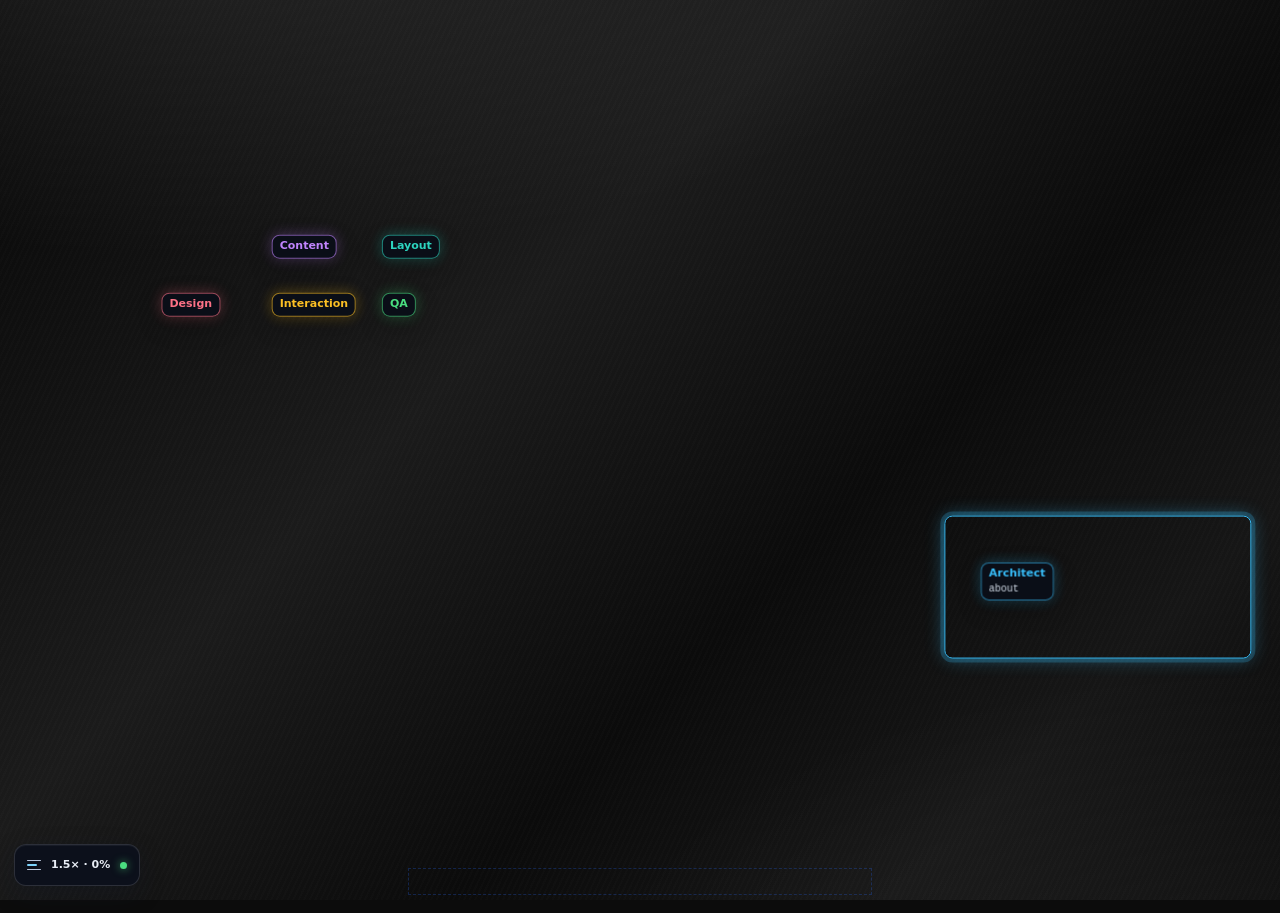
<file: index.html>
<!doctype html>
<html lang="en">
  <head>
    <meta charset="UTF-8" />
    <meta name="viewport" content="width=device-width, initial-scale=1.0" />
    <title>Amir Husseini — Full-Stack Developer</title>
    <meta name="description" content="Amir Husseini, full-stack developer working with C#, .NET, React and AI. Projects, experience and a live demo of Tap Track." />
    <meta property="og:title" content="Amir Husseini — Full-Stack Developer" />
    <meta property="og:description" content="Full-stack developer working with C#, .NET, React and AI." />
    <meta property="og:type" content="website" />
    <link rel="icon" href="assets/img/favicon.svg" type="image/svg+xml" />
    <link rel="preload" href="assets/fonts/ibm-plex-mono-latin-400-normal.woff2" as="font" type="font/woff2" crossorigin />
    <script src="assets/js/theme-init.js"></script>
    <link rel="stylesheet" href="assets/css/tokens.css" />
    <link rel="stylesheet" href="assets/css/base.css" />
    <link rel="stylesheet" href="assets/css/components.css" />
    <link rel="stylesheet" href="assets/css/home.css" />
    <link rel="stylesheet" href="assets/sim/simulation.css" />
    <script>
      // Hide the page until the build animation is ready (it reveals the page).
      (function () {
        try {
          if (location.search.indexOf("sim=off") !== -1) return;
          if (localStorage.getItem("sim-played") === "1" && location.search.indexOf("sim=on") === -1) return;
          document.documentElement.classList.add("sim-boot");
          setTimeout(function () {
            if (!window.__SIM_READY) document.documentElement.classList.remove("sim-boot");
          }, 4000);
        } catch (err) {}
      })();
    </script>
  </head>

  <body class="home">
    <a class="skip-link" href="#main">Skip to content</a>

    <main id="main" class="bento" aria-label="Amir Husseini">
      <!-- Intro -->
      <section id="tile-intro" class="tile tile-intro">
        <div class="intro-top">
          <a class="intro-logo" href="./" aria-label="Amir Husseini, home">
            <svg class="monogram" viewBox="0 0 64 64" fill="none" stroke="currentColor" stroke-width="5" stroke-linecap="square" aria-hidden="true">
              <path d="M4 58 L20 6 L36 58" /><path d="M44 6 V58 M60 6 V58" /><path d="M11 36 H60" />
            </svg>
          </a>
          <p class="intro-clock" data-clock>
            <span class="intro-clock-place">Milwaukee · <span data-clock-day>Today</span></span>
            <time data-clock-time>--:--</time>
          </p>
        </div>

        <h1 class="intro-headline">
          <span class="intro-line">Hello: I'm Amir <span aria-hidden="true">👋</span></span>
          <span class="intro-line">Full-stack developer</span>
          <span class="intro-line">C# + .NET + React <span aria-hidden="true">✨</span></span>
        </h1>

        <ul class="intro-links">
          <li><a href="https://github.com/AmirHusseini" data-link="github" target="_blank" rel="noopener noreferrer">GitHub</a></li>
          <li><a href="#" data-link="linkedin" target="_blank" rel="noopener noreferrer">LinkedIn</a></li>
          <li><a href="projects/">Projects</a></li>
          <li><a href="about/">About</a></li>
          <li><a href="contact/">Contact</a></li>
        </ul>
      </section>

      <!-- Monogram (stands in for a portrait) -->
      <section id="tile-monogram" class="tile tile-monogram" aria-label="Amir Husseini">
        <svg class="monogram-large" viewBox="0 0 64 64" fill="none" stroke="currentColor" stroke-width="3.2" stroke-linecap="square" aria-hidden="true">
          <path d="M4 58 L20 6 L36 58" /><path d="M44 6 V58 M60 6 V58" /><path d="M11 36 H60" />
        </svg>
        <p class="monogram-caption">Amir Husseini</p>
      </section>

      <!-- Status -->
      <section id="tile-status" class="tile tile-status">
        <p class="tile-label">Status</p>
        <p class="status-text"><span class="status-dot" aria-hidden="true"></span>Open to work</p>
        <a class="arrow-button is-top tile-link" href="contact/" aria-label="Get in touch">
          <svg viewBox="0 0 24 24" fill="none" stroke="currentColor" stroke-width="1.6" aria-hidden="true"><path d="M12 5v14M5 12h14" /></svg>
        </a>
      </section>

      <!-- Theme switch -->
      <section id="tile-theme" class="tile tile-theme">
        <button class="theme-tile-button tile-link" type="button" data-theme-toggle aria-label="Switch theme">
          <svg class="theme-icon theme-icon-light" viewBox="0 0 24 24" fill="none" stroke="currentColor" stroke-width="1.8" aria-hidden="true">
            <circle cx="12" cy="12" r="4.2" /><path d="M12 2.5v2.2M12 19.3v2.2M2.5 12h2.2M19.3 12h2.2M5.3 5.3l1.6 1.6M17.1 17.1l1.6 1.6M5.3 18.7l1.6-1.6M17.1 6.9l1.6-1.6" />
          </svg>
          <svg class="theme-icon theme-icon-dark" viewBox="0 0 24 24" fill="currentColor" stroke="none" aria-hidden="true">
            <path d="M20 14.5A8 8 0 1 1 9.5 4a6.5 6.5 0 0 0 10.5 10.5z" />
          </svg>
        </button>
        <p class="theme-text">Switch to <span data-theme-next>dark</span> mode.</p>
      </section>

      <!-- Projects -->
      <section id="tile-projects" class="tile tile-projects">
        <p class="tile-label">Projects</p>
        <h2 class="tile-title">View my work</h2>
        <a class="arrow-button tile-link" href="projects/" aria-label="View my projects">
          <svg viewBox="0 0 24 24" fill="none" stroke="currentColor" stroke-width="1.6" aria-hidden="true"><path d="M7 17 17 7M9 7h8v8" /></svg>
        </a>
      </section>

      <!-- Say hello -->
      <section id="tile-hello" class="tile tile-hello">
        <p class="tile-label">Say hello <span aria-hidden="true">👋</span></p>
        <h2 class="tile-title">Let's work together</h2>
        <a class="arrow-button tile-link" href="contact/" aria-label="Contact me">
          <svg viewBox="0 0 24 24" fill="none" stroke="currentColor" stroke-width="1.6" aria-hidden="true"><path d="M7 17 17 7M9 7h8v8" /></svg>
        </a>
      </section>

      <!-- About -->
      <section id="tile-about" class="tile tile-about">
        <p class="tile-label">About</p>
        <h2 class="tile-title">Who I am</h2>
        <a class="arrow-button tile-link" href="about/" aria-label="About me">
          <svg viewBox="0 0 24 24" fill="none" stroke="currentColor" stroke-width="1.6" aria-hidden="true"><path d="M7 17 17 7M9 7h8v8" /></svg>
        </a>
      </section>

      <!-- Featured project -->
      <section id="tile-featured" class="tile tile-featured">
        <p class="tile-label">Featured project</p>
        <h2 class="tile-title">Tap Track, live demo.</h2>
        <div class="featured-shots">
          <img src="assets/img/tap-track-dash.webp" width="480" height="360" alt="Tap Track dashboard with ticket charts" loading="lazy" />
          <img src="assets/img/tap-track-ai.webp" width="480" height="360" alt="Tap AI answering a question with a bar chart" loading="lazy" />
          <img src="assets/img/tap-track-hc.webp" width="480" height="360" alt="Hypercare projects overview" loading="lazy" />
        </div>
        <a class="arrow-button is-top tile-link" href="tap-track/" aria-label="Open the Tap Track live demo">
          <svg viewBox="0 0 24 24" fill="none" stroke="currentColor" stroke-width="1.6" aria-hidden="true"><path d="M7 17 17 7M9 7h8v8" /></svg>
        </a>
      </section>

      <!-- Experience -->
      <section id="tile-experience" class="tile tile-experience">
        <p class="tile-label">Experience</p>
        <h2 class="tile-title">Full-stack, web &amp; AI.</h2>
        <a class="arrow-button tile-link" href="about/#experience" aria-label="See my experience">
          <svg viewBox="0 0 24 24" fill="none" stroke="currentColor" stroke-width="1.6" aria-hidden="true"><path d="M7 17 17 7M9 7h8v8" /></svg>
        </a>
      </section>

      <!-- Stack -->
      <section id="tile-stack" class="tile tile-stack">
        <p class="tile-label">Tools I use</p>
        <h2 class="tile-title">My daily stack</h2>
        <div class="stack-marquee">
          <ul class="stack-list" aria-label="Technologies">
            <li>C#</li>
            <li>.NET</li>
            <li>React</li>
            <li>TS</li>
            <li>Vue</li>
            <li>Node.js</li>
            <li>PostgreSQL</li>
            <li>AWS</li>
            <li>Git</li>
            <li>JS</li>
            <li>CI/CD</li>
          </ul>
        </div>
      </section>
    </main>

    <footer class="home-footer">
      <p>&copy; <span data-year>2026</span> Amir Husseini · Built with HTML, CSS and JavaScript.</p>
    </footer>

    <script src="assets/js/site.js"></script>
    <script src="assets/sim/simulation.js"></script>
    <script src="assets/js/prefetch-demo.js"></script>
  </body>
</html>
</file>
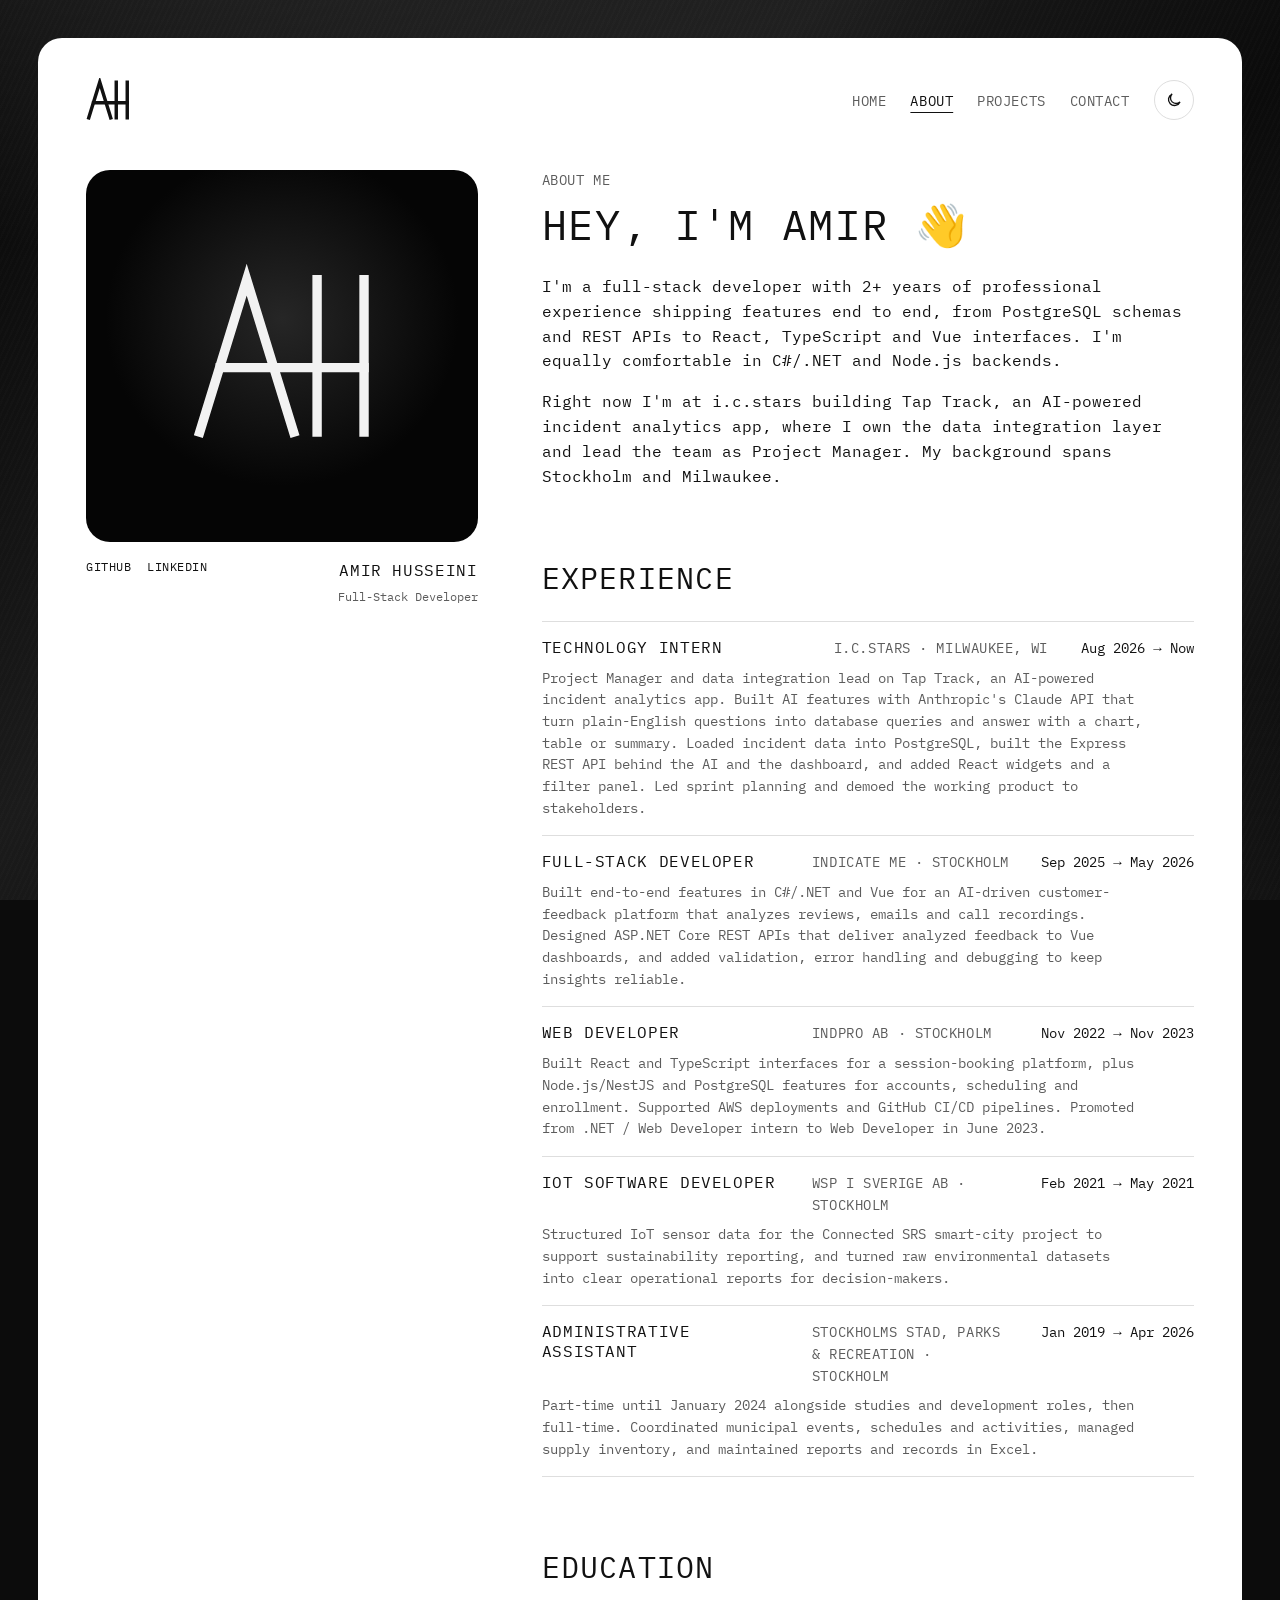
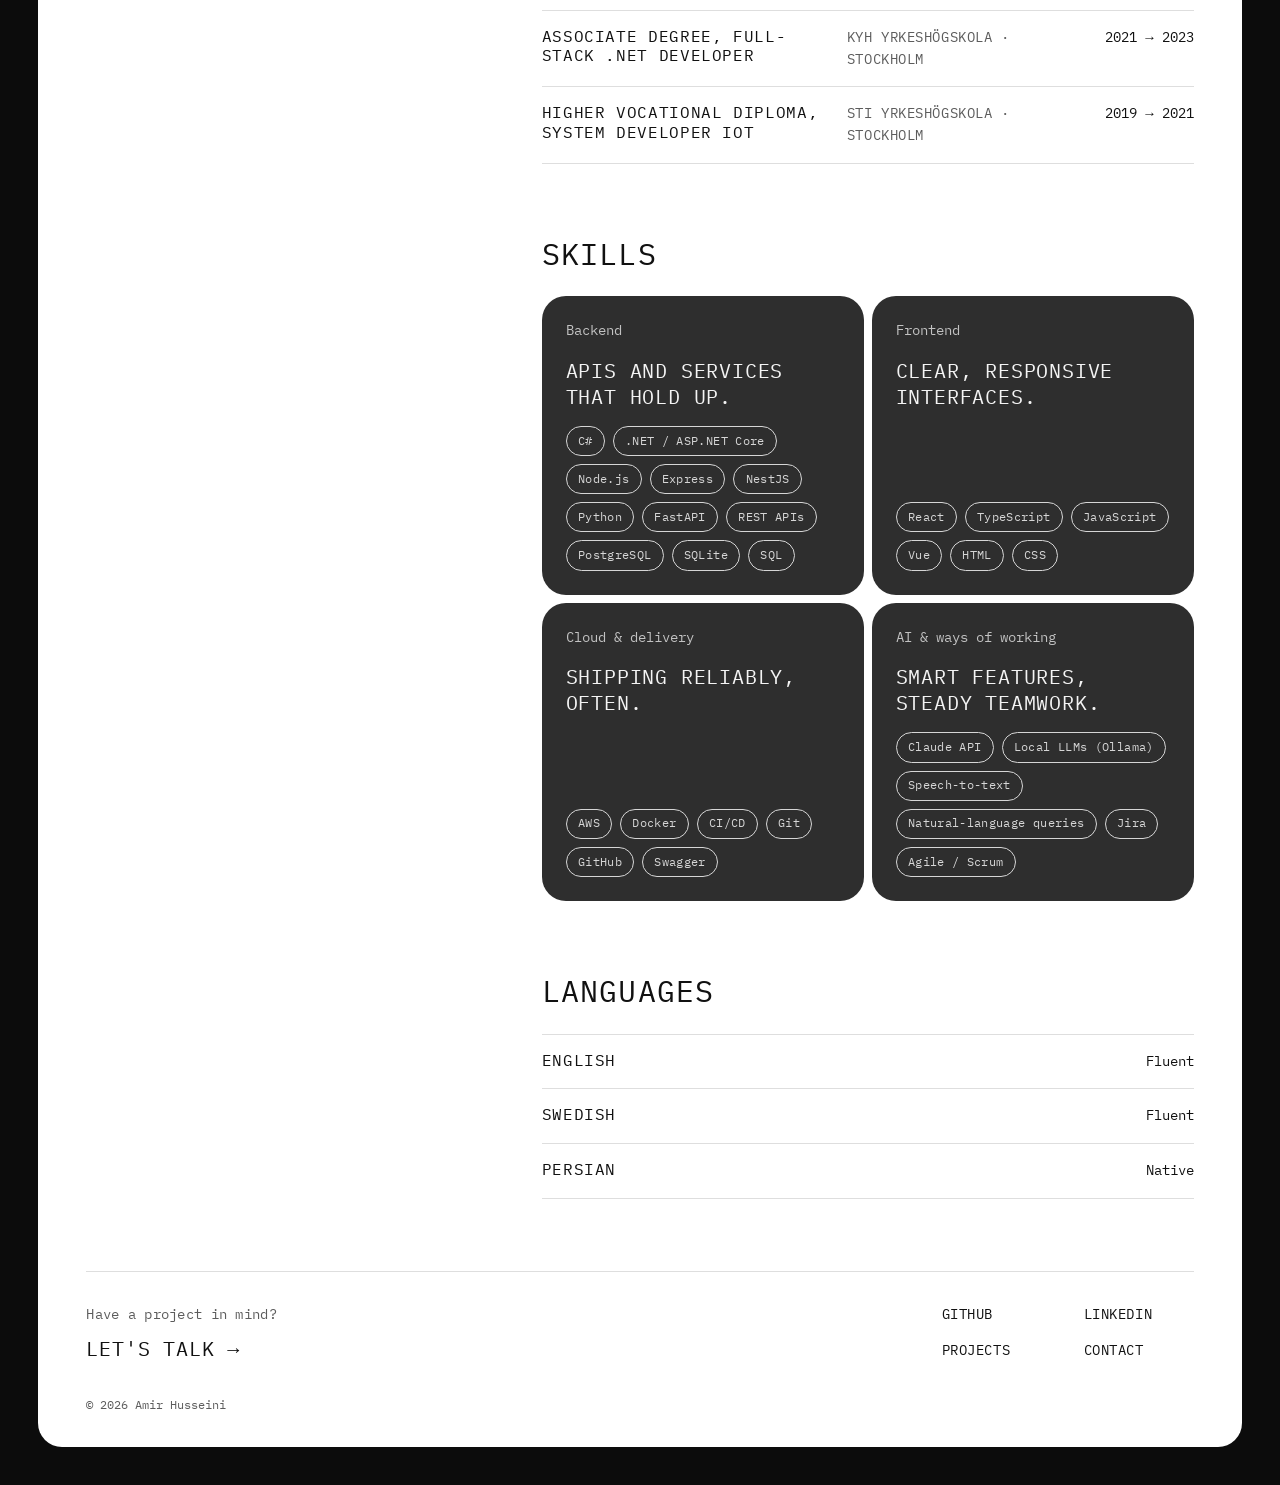
<file: about/index.html>
<!doctype html>
<html lang="en">
  <head>
    <meta charset="UTF-8" />
    <meta name="viewport" content="width=device-width, initial-scale=1.0" />
    <title>About — Amir Husseini</title>
    <meta name="description" content="About Amir Husseini: full-stack developer with experience in React, TypeScript, C#, .NET, Node.js, PostgreSQL and AI features. Experience, education, skills and languages." />
    <link rel="icon" href="../assets/img/favicon.svg" type="image/svg+xml" />
    <link rel="preload" href="../assets/fonts/ibm-plex-mono-latin-400-normal.woff2" as="font" type="font/woff2" crossorigin />
    <script src="../assets/js/theme-init.js"></script>
    <link rel="stylesheet" href="../assets/css/tokens.css" />
    <link rel="stylesheet" href="../assets/css/base.css" />
    <link rel="stylesheet" href="../assets/css/components.css" />
    <link rel="stylesheet" href="../assets/css/page.css" />
    <link rel="stylesheet" href="../assets/css/about.css" />
  </head>

  <body class="page">
    <a class="skip-link" href="#main">Skip to content</a>

    <div class="panel">
      <header class="site-header">
        <a href="../" aria-label="Amir Husseini, home">
          <svg class="monogram" viewBox="0 0 64 64" fill="none" stroke="currentColor" stroke-width="5" stroke-linecap="square" aria-hidden="true">
            <path d="M4 58 L20 6 L36 58" /><path d="M44 6 V58 M60 6 V58" /><path d="M11 36 H60" />
          </svg>
        </a>
        <nav class="site-nav" aria-label="Main">
          <ul>
            <li><a href="../">Home</a></li>
            <li><a href="./" aria-current="page">About</a></li>
            <li><a href="../projects/">Projects</a></li>
            <li><a href="../contact/">Contact</a></li>
          </ul>
          <button class="theme-toggle" type="button" data-theme-toggle aria-label="Switch theme">
            <svg class="icon-moon" viewBox="0 0 24 24" fill="none" stroke="currentColor" stroke-width="1.8" aria-hidden="true"><path d="M20 14.5A8 8 0 1 1 9.5 4a6.5 6.5 0 0 0 10.5 10.5z" /></svg>
            <svg class="icon-sun" viewBox="0 0 24 24" fill="none" stroke="currentColor" stroke-width="1.8" aria-hidden="true"><circle cx="12" cy="12" r="4.2" /><path d="M12 2.5v2.2M12 19.3v2.2M2.5 12h2.2M19.3 12h2.2M5.3 5.3l1.6 1.6M17.1 17.1l1.6 1.6M5.3 18.7l1.6-1.6M17.1 6.9l1.6-1.6" /></svg>
          </button>
        </nav>
      </header>

      <main id="main" class="about-layout">
        <!-- Profile card -->
        <aside class="profile" aria-label="Profile">
          <div class="profile-card">
            <svg viewBox="0 0 64 64" fill="none" stroke="currentColor" stroke-width="3.2" stroke-linecap="square" aria-hidden="true">
              <path d="M4 58 L20 6 L36 58" /><path d="M44 6 V58 M60 6 V58" /><path d="M11 36 H60" />
            </svg>
          </div>
          <div class="profile-meta">
            <ul class="profile-links">
              <li><a href="https://github.com/AmirHusseini" data-link="github" target="_blank" rel="noopener noreferrer">GitHub</a></li>
              <li><a href="#" data-link="linkedin" target="_blank" rel="noopener noreferrer">LinkedIn</a></li>
            </ul>
            <p class="profile-name">
              <strong>Amir Husseini</strong>
              <span>Full-Stack Developer</span>
            </p>
          </div>
        </aside>

        <div>
          <!-- Story -->
          <section class="section" aria-labelledby="about-heading">
            <p class="label caps" id="about-heading">About me</p>
            <h1 class="about-hello"><span class="caps">Hey, I'm Amir</span> <span aria-hidden="true">👋</span></h1>
            <div class="bio">
              <p>
                I'm a full-stack developer with 2+ years of professional experience
                shipping features end to end, from PostgreSQL schemas and REST APIs to
                React, TypeScript and Vue interfaces. I'm equally comfortable in C#/.NET
                and Node.js backends.
              </p>
              <p>
                Right now I'm at i.c.stars building Tap Track, an AI-powered incident
                analytics app, where I own the data integration layer and lead the team
                as Project Manager. My background spans Stockholm and Milwaukee.
              </p>
            </div>
          </section>

          <!-- Experience -->
          <section class="section" id="experience" aria-labelledby="experience-heading">
            <h2 class="section-title" id="experience-heading">Experience</h2>
            <ol class="row-list">
              <li class="row">
                <h3 class="row-title">Technology Intern</h3>
                <p class="row-place">i.c.stars · Milwaukee, WI</p>
                <p class="row-date"><time datetime="2026-08">Aug 2026</time> → Now</p>
                <p class="row-detail">
                  Project Manager and data integration lead on Tap Track, an AI-powered incident
                  analytics app. Built AI features with Anthropic's Claude API that turn
                  plain-English questions into database queries and answer with a chart, table or
                  summary. Loaded incident data into PostgreSQL, built the Express REST API behind
                  the AI and the dashboard, and added React widgets and a filter panel. Led sprint
                  planning and demoed the working product to stakeholders.
                </p>
              </li>
              <li class="row">
                <h3 class="row-title">Full-Stack Developer</h3>
                <p class="row-place">Indicate me · Stockholm</p>
                <p class="row-date"><time datetime="2025-09">Sep 2025</time> → <time datetime="2026-05">May 2026</time></p>
                <p class="row-detail">
                  Built end-to-end features in C#/.NET and Vue for an AI-driven customer-feedback
                  platform that analyzes reviews, emails and call recordings. Designed ASP.NET Core
                  REST APIs that deliver analyzed feedback to Vue dashboards, and added validation,
                  error handling and debugging to keep insights reliable.
                </p>
              </li>
              <li class="row">
                <h3 class="row-title">Web Developer</h3>
                <p class="row-place">Indpro AB · Stockholm</p>
                <p class="row-date"><time datetime="2022-11">Nov 2022</time> → <time datetime="2023-11">Nov 2023</time></p>
                <p class="row-detail">
                  Built React and TypeScript interfaces for a session-booking platform, plus
                  Node.js/NestJS and PostgreSQL features for accounts, scheduling and enrollment.
                  Supported AWS deployments and GitHub CI/CD pipelines. Promoted from .NET / Web
                  Developer intern to Web Developer in June 2023.
                </p>
              </li>
              <li class="row">
                <h3 class="row-title">IoT Software Developer</h3>
                <p class="row-place">WSP i Sverige AB · Stockholm</p>
                <p class="row-date"><time datetime="2021-02">Feb 2021</time> → <time datetime="2021-05">May 2021</time></p>
                <p class="row-detail">
                  Structured IoT sensor data for the Connected SRS smart-city project to support
                  sustainability reporting, and turned raw environmental datasets into clear
                  operational reports for decision-makers.
                </p>
              </li>
              <li class="row">
                <h3 class="row-title">Administrative Assistant</h3>
                <p class="row-place">Stockholms Stad, Parks &amp; Recreation · Stockholm</p>
                <p class="row-date"><time datetime="2019-01">Jan 2019</time> → <time datetime="2026-04">Apr 2026</time></p>
                <p class="row-detail">
                  Part-time until January 2024 alongside studies and development roles, then
                  full-time. Coordinated municipal events, schedules and activities, managed
                  supply inventory, and maintained reports and records in Excel.
                </p>
              </li>
            </ol>
          </section>

          <!-- Education -->
          <section class="section" id="education" aria-labelledby="education-heading">
            <h2 class="section-title" id="education-heading">Education</h2>
            <ol class="row-list">
              <li class="row">
                <h3 class="row-title">Associate Degree, Full-Stack .NET Developer</h3>
                <p class="row-place">KYH Yrkeshögskola · Stockholm</p>
                <p class="row-date"><time datetime="2021-09">2021</time> → <time datetime="2023-06">2023</time></p>
              </li>
              <li class="row">
                <h3 class="row-title">Higher Vocational Diploma, System Developer IoT</h3>
                <p class="row-place">STI Yrkeshögskola · Stockholm</p>
                <p class="row-date"><time datetime="2019-09">2019</time> → <time datetime="2021-06">2021</time></p>
              </li>
            </ol>
          </section>

          <!-- Skills -->
          <section class="section" id="skills" aria-labelledby="skills-heading">
            <h2 class="section-title" id="skills-heading">Skills</h2>
            <div class="card-grid">
              <article class="dark-card skill-card">
                <p class="card-label">Backend</p>
                <h3 class="card-title">APIs and services that hold up.</h3>
                <ul class="chip-list">
                  <li class="chip">C#</li>
                  <li class="chip">.NET / ASP.NET Core</li>
                  <li class="chip">Node.js</li>
                  <li class="chip">Express</li>
                  <li class="chip">NestJS</li>
                  <li class="chip">Python</li>
                  <li class="chip">FastAPI</li>
                  <li class="chip">REST APIs</li>
                  <li class="chip">PostgreSQL</li>
                  <li class="chip">SQLite</li>
                  <li class="chip">SQL</li>
                </ul>
              </article>
              <article class="dark-card skill-card">
                <p class="card-label">Frontend</p>
                <h3 class="card-title">Clear, responsive interfaces.</h3>
                <ul class="chip-list">
                  <li class="chip">React</li>
                  <li class="chip">TypeScript</li>
                  <li class="chip">JavaScript</li>
                  <li class="chip">Vue</li>
                  <li class="chip">HTML</li>
                  <li class="chip">CSS</li>
                </ul>
              </article>
              <article class="dark-card skill-card">
                <p class="card-label">Cloud &amp; delivery</p>
                <h3 class="card-title">Shipping reliably, often.</h3>
                <ul class="chip-list">
                  <li class="chip">AWS</li>
                  <li class="chip">Docker</li>
                  <li class="chip">CI/CD</li>
                  <li class="chip">Git</li>
                  <li class="chip">GitHub</li>
                  <li class="chip">Swagger</li>
                </ul>
              </article>
              <article class="dark-card skill-card">
                <p class="card-label">AI &amp; ways of working</p>
                <h3 class="card-title">Smart features, steady teamwork.</h3>
                <ul class="chip-list">
                  <li class="chip">Claude API</li>
                  <li class="chip">Local LLMs (Ollama)</li>
                  <li class="chip">Speech-to-text</li>
                  <li class="chip">Natural-language queries</li>
                  <li class="chip">Jira</li>
                  <li class="chip">Agile / Scrum</li>
                </ul>
              </article>
            </div>
          </section>

          <!-- Languages -->
          <section class="section" id="languages" aria-labelledby="languages-heading">
            <h2 class="section-title" id="languages-heading">Languages</h2>
            <ul class="row-list language-list">
              <li class="row"><h3 class="row-title">English</h3><p class="row-date">Fluent</p></li>
              <li class="row"><h3 class="row-title">Swedish</h3><p class="row-date">Fluent</p></li>
              <li class="row"><h3 class="row-title">Persian</h3><p class="row-date">Native</p></li>
            </ul>
          </section>
        </div>
      </main>

      <footer class="site-footer">
        <div class="footer-cta">
          <span class="label">Have a project in mind?</span>
          <a href="../contact/">Let's talk →</a>
        </div>
        <ul class="footer-links">
          <li><a href="https://github.com/AmirHusseini" data-link="github" target="_blank" rel="noopener noreferrer">GitHub</a></li>
          <li><a href="#" data-link="linkedin" target="_blank" rel="noopener noreferrer">LinkedIn</a></li>
          <li><a href="../projects/">Projects</a></li>
          <li><a href="../contact/">Contact</a></li>
        </ul>
        <p class="footer-copy">&copy; <span data-year>2026</span> Amir Husseini</p>
      </footer>
    </div>

    <script src="../assets/js/site.js"></script>
  </body>
</html>
</file>
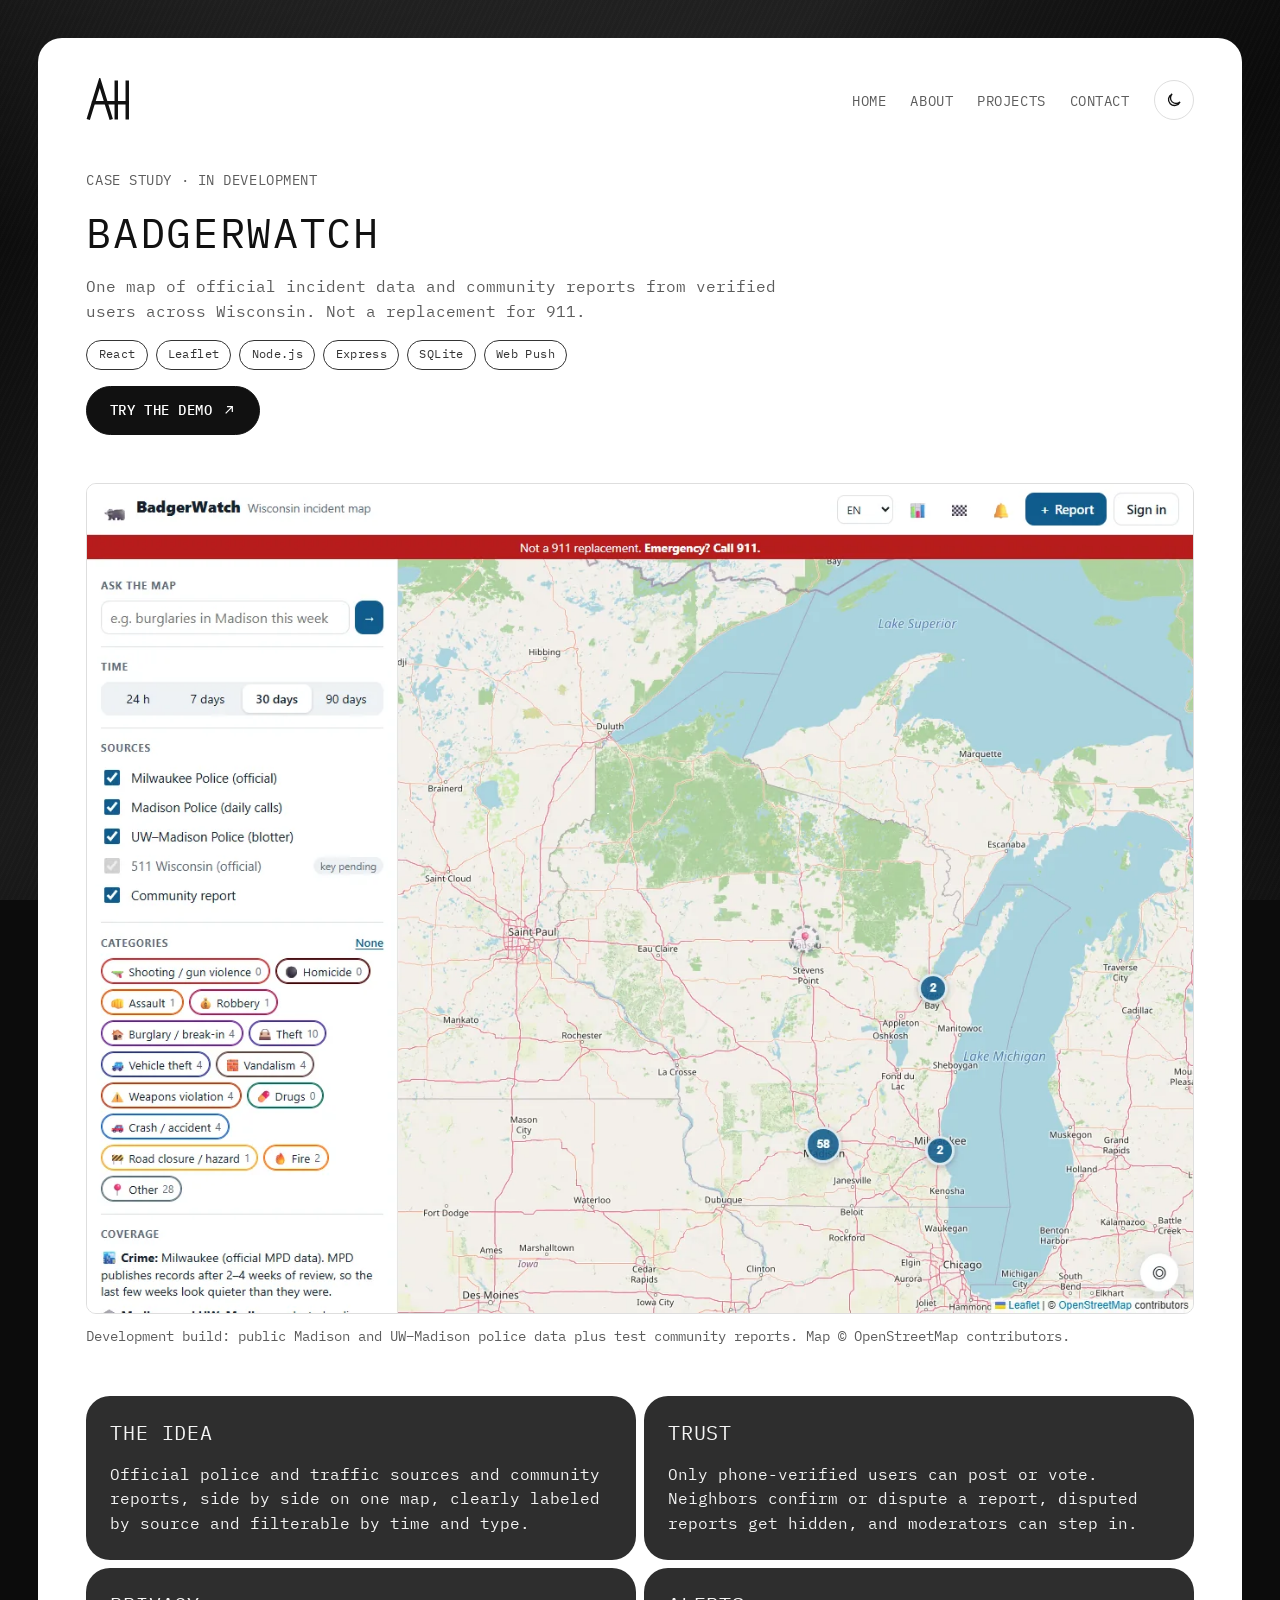
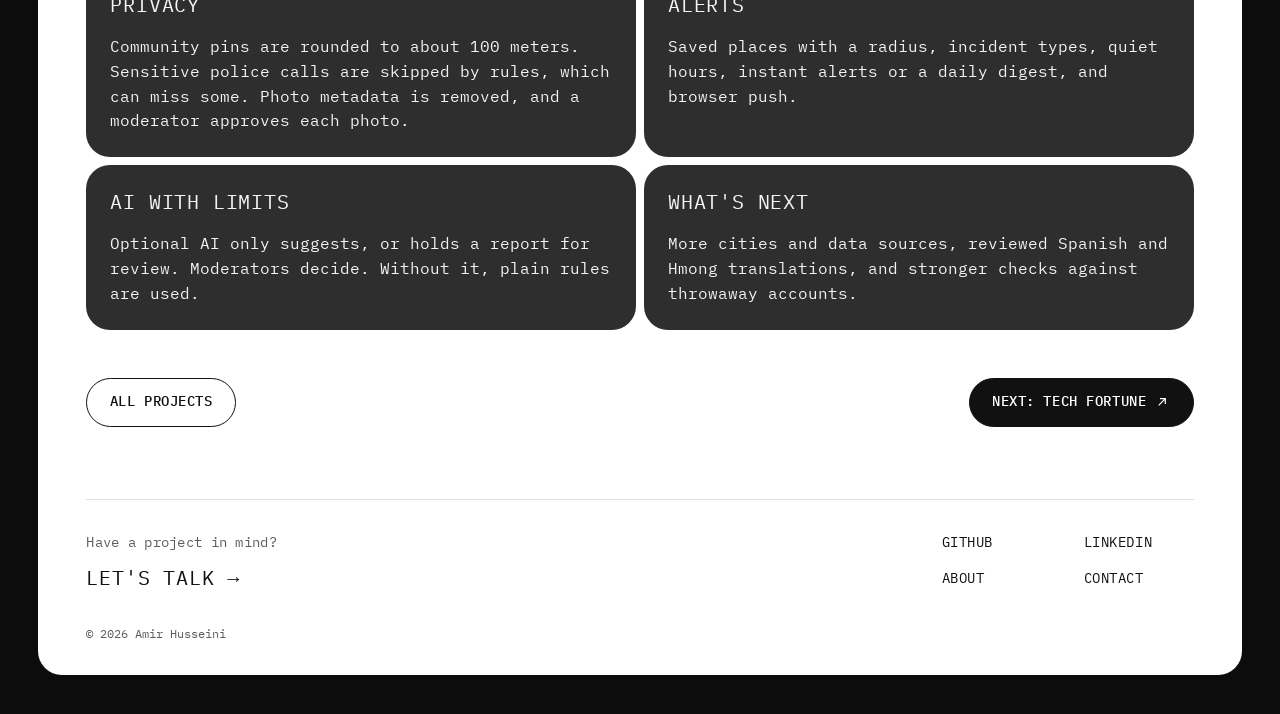
<file: badgerwatch/index.html>
<!doctype html>
<html lang="en">
  <head>
    <meta charset="UTF-8" />
    <meta name="viewport" content="width=device-width, initial-scale=1.0" />
    <title>BadgerWatch — Amir Husseini</title>
    <meta name="description" content="BadgerWatch by Amir Husseini: one map of official incident data and community reports across Wisconsin." />
    <link rel="icon" href="../assets/img/favicon.svg" type="image/svg+xml" />
    <link rel="preload" href="../assets/fonts/ibm-plex-mono-latin-400-normal.woff2" as="font" type="font/woff2" crossorigin />
    <script src="../assets/js/theme-init.js"></script>
    <link rel="stylesheet" href="../assets/css/tokens.css" />
    <link rel="stylesheet" href="../assets/css/base.css" />
    <link rel="stylesheet" href="../assets/css/components.css" />
    <link rel="stylesheet" href="../assets/css/page.css" />
    <link rel="stylesheet" href="../assets/css/case.css" />
  </head>

  <body class="page">
    <a class="skip-link" href="#main">Skip to content</a>

    <div class="panel">
      <header class="site-header">
        <a href="../" aria-label="Amir Husseini, home">
          <svg class="monogram" viewBox="0 0 64 64" fill="none" stroke="currentColor" stroke-width="5" stroke-linecap="square" aria-hidden="true">
            <path d="M4 58 L20 6 L36 58" /><path d="M44 6 V58 M60 6 V58" /><path d="M11 36 H60" />
          </svg>
        </a>
        <nav class="site-nav" aria-label="Main">
          <ul>
            <li><a href="../">Home</a></li>
            <li><a href="../about/">About</a></li>
            <li><a href="../projects/" aria-current="true">Projects</a></li>
            <li><a href="../contact/">Contact</a></li>
          </ul>
          <button class="theme-toggle" type="button" data-theme-toggle aria-label="Switch theme">
            <svg class="icon-moon" viewBox="0 0 24 24" fill="none" stroke="currentColor" stroke-width="1.8" aria-hidden="true"><path d="M20 14.5A8 8 0 1 1 9.5 4a6.5 6.5 0 0 0 10.5 10.5z" /></svg>
            <svg class="icon-sun" viewBox="0 0 24 24" fill="none" stroke="currentColor" stroke-width="1.8" aria-hidden="true"><circle cx="12" cy="12" r="4.2" /><path d="M12 2.5v2.2M12 19.3v2.2M2.5 12h2.2M19.3 12h2.2M5.3 5.3l1.6 1.6M17.1 17.1l1.6 1.6M5.3 18.7l1.6-1.6M17.1 6.9l1.6-1.6" /></svg>
          </button>
        </nav>
      </header>

      <main id="main">
        <div class="page-intro">
          <p class="label caps">Case study · In development</p>
          <h1 class="page-title">BadgerWatch</h1>
          <p class="page-lead">
            One map of official incident data and community reports from verified users across Wisconsin. Not a replacement for 911.
          </p>
          <ul class="chip-list" aria-label="Technologies">
            <li class="chip">React</li>
            <li class="chip">Leaflet</li>
            <li class="chip">Node.js</li>
            <li class="chip">Express</li>
            <li class="chip">SQLite</li>
            <li class="chip">Web Push</li>
          </ul>
          <p class="project-actions"><a class="button" href="demo/">Try the demo <svg width="16" height="16" viewBox="0 0 24 24" fill="none" stroke="currentColor" stroke-width="1.8" aria-hidden="true"><path d="M7 17 17 7M9 7h8v8" /></svg></a></p>
        </div>

        <div class="case-shots is-single">
          <figure>
            <img src="../assets/img/badgerwatch-map.webp" width="1280" height="960" alt="BadgerWatch map of Wisconsin with filters for time, source and category" />
            <figcaption>Development build: public Madison and UW–Madison police data plus test community reports. Map © OpenStreetMap contributors.</figcaption>
          </figure>
        </div>

        <div class="card-grid">
          <section class="dark-card">
            <h2 class="card-title">The idea</h2>
            <p>Official police and traffic sources and community reports, side by side on one map, clearly labeled by source and filterable by time and type.</p>
          </section>
          <section class="dark-card">
            <h2 class="card-title">Trust</h2>
            <p>Only phone-verified users can post or vote. Neighbors confirm or dispute a report, disputed reports get hidden, and moderators can step in.</p>
          </section>
          <section class="dark-card">
            <h2 class="card-title">Privacy</h2>
            <p>Community pins are rounded to about 100 meters. Sensitive police calls are skipped by rules, which can miss some. Photo metadata is removed, and a moderator approves each photo.</p>
          </section>
          <section class="dark-card">
            <h2 class="card-title">Alerts</h2>
            <p>Saved places with a radius, incident types, quiet hours, instant alerts or a daily digest, and browser push.</p>
          </section>
          <section class="dark-card">
            <h2 class="card-title">AI with limits</h2>
            <p>Optional AI only suggests, or holds a report for review. Moderators decide. Without it, plain rules are used.</p>
          </section>
          <section class="dark-card">
            <h2 class="card-title">What's next</h2>
            <p>More cities and data sources, reviewed Spanish and Hmong translations, and stronger checks against throwaway accounts.</p>
          </section>
        </div>

        <nav class="case-nav" aria-label="More projects">
          <a class="button is-ghost" href="../projects/">All projects</a>
          <a class="button" href="../fortune/booth/">Next: Tech Fortune <svg width="16" height="16" viewBox="0 0 24 24" fill="none" stroke="currentColor" stroke-width="1.8" aria-hidden="true"><path d="M7 17 17 7M9 7h8v8" /></svg></a>
        </nav>
      </main>

      <footer class="site-footer">
        <div class="footer-cta">
          <span class="label">Have a project in mind?</span>
          <a href="../contact/">Let's talk →</a>
        </div>
        <ul class="footer-links">
          <li><a href="https://github.com/AmirHusseini" data-link="github" target="_blank" rel="noopener noreferrer">GitHub</a></li>
          <li><a href="#" data-link="linkedin" target="_blank" rel="noopener noreferrer">LinkedIn</a></li>
          <li><a href="../about/">About</a></li>
          <li><a href="../contact/">Contact</a></li>
        </ul>
        <p class="footer-copy">&copy; <span data-year>2026</span> Amir Husseini</p>
      </footer>
    </div>

    <script src="../assets/js/site.js"></script>
  </body>
</html>
</file>
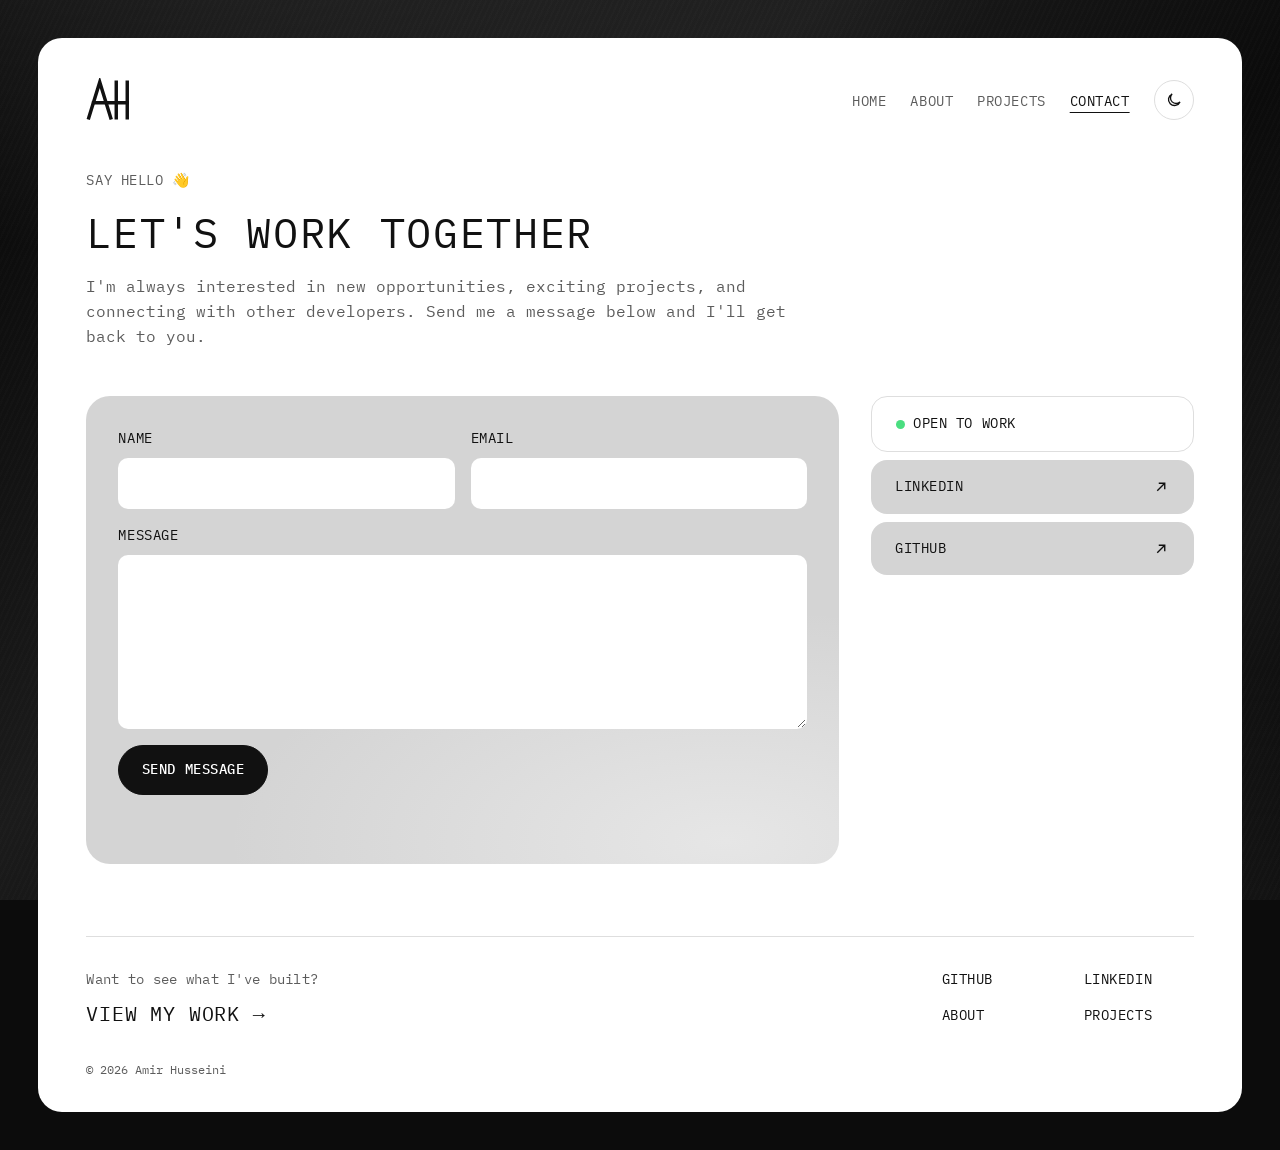
<file: contact/index.html>
<!doctype html>
<html lang="en">
  <head>
    <meta charset="UTF-8" />
    <meta name="viewport" content="width=device-width, initial-scale=1.0" />
    <title>Contact — Amir Husseini</title>
    <meta name="description" content="Get in touch with Amir Husseini about opportunities, projects or collaboration." />
    <link rel="icon" href="../assets/img/favicon.svg" type="image/svg+xml" />
    <link rel="preload" href="../assets/fonts/ibm-plex-mono-latin-400-normal.woff2" as="font" type="font/woff2" crossorigin />
    <script src="../assets/js/theme-init.js"></script>
    <link rel="stylesheet" href="../assets/css/tokens.css" />
    <link rel="stylesheet" href="../assets/css/base.css" />
    <link rel="stylesheet" href="../assets/css/components.css" />
    <link rel="stylesheet" href="../assets/css/page.css" />
    <link rel="stylesheet" href="../assets/css/contact.css" />
  </head>

  <body class="page">
    <a class="skip-link" href="#main">Skip to content</a>

    <div class="panel">
      <header class="site-header">
        <a href="../" aria-label="Amir Husseini, home">
          <svg class="monogram" viewBox="0 0 64 64" fill="none" stroke="currentColor" stroke-width="5" stroke-linecap="square" aria-hidden="true">
            <path d="M4 58 L20 6 L36 58" /><path d="M44 6 V58 M60 6 V58" /><path d="M11 36 H60" />
          </svg>
        </a>
        <nav class="site-nav" aria-label="Main">
          <ul>
            <li><a href="../">Home</a></li>
            <li><a href="../about/">About</a></li>
            <li><a href="../projects/">Projects</a></li>
            <li><a href="./" aria-current="page">Contact</a></li>
          </ul>
          <button class="theme-toggle" type="button" data-theme-toggle aria-label="Switch theme">
            <svg class="icon-moon" viewBox="0 0 24 24" fill="none" stroke="currentColor" stroke-width="1.8" aria-hidden="true"><path d="M20 14.5A8 8 0 1 1 9.5 4a6.5 6.5 0 0 0 10.5 10.5z" /></svg>
            <svg class="icon-sun" viewBox="0 0 24 24" fill="none" stroke="currentColor" stroke-width="1.8" aria-hidden="true"><circle cx="12" cy="12" r="4.2" /><path d="M12 2.5v2.2M12 19.3v2.2M2.5 12h2.2M19.3 12h2.2M5.3 5.3l1.6 1.6M17.1 17.1l1.6 1.6M5.3 18.7l1.6-1.6M17.1 6.9l1.6-1.6" /></svg>
          </button>
        </nav>
      </header>

      <main id="main">
        <div class="page-intro">
          <p class="label caps">Say hello <span aria-hidden="true">👋</span></p>
          <h1 class="page-title">Let's work together</h1>
          <p class="page-lead">
            I'm always interested in new opportunities, exciting projects, and
            connecting with other developers. Send me a message below and I'll
            get back to you.
          </p>
        </div>

        <div class="contact-layout">
          <section class="contact-form-card" aria-labelledby="form-heading">
            <h2 class="visually-hidden" id="form-heading">Send a message</h2>
            <!-- Messages are emailed by FormSubmit (formsubmit.co); see assets/js/contact-form.js. -->
            <form class="form" id="contact-form" action="https://formsubmit.co/ahusseini@icstars.org" method="POST">
              <div class="form-row">
                <label>
                  <span>Name</span>
                  <input type="text" name="name" autocomplete="name" required maxlength="100" />
                </label>
                <label>
                  <span>Email</span>
                  <input type="email" name="email" autocomplete="email" required maxlength="150" />
                </label>
              </div>
              <label>
                <span>Message</span>
                <textarea name="message" rows="6" required maxlength="4000"></textarea>
              </label>
              <!-- Spam trap: real people never fill this in. -->
              <input type="text" name="_honey" class="form-trap" tabindex="-1" autocomplete="off" aria-hidden="true" />
              <input type="hidden" name="_subject" value="New message from your portfolio" />
              <input type="hidden" name="_template" value="table" />
              <button type="submit" class="button">Send message</button>
              <p class="form-status" role="status" aria-live="polite"></p>
            </form>
          </section>

          <aside class="contact-aside" aria-label="Other ways to connect">
            <p class="contact-status"><span class="status-dot" aria-hidden="true"></span>Open to work</p>
            <a class="contact-link" href="#" data-link="linkedin" target="_blank" rel="noopener noreferrer">
              LinkedIn
              <svg viewBox="0 0 24 24" fill="none" stroke="currentColor" stroke-width="1.8" aria-hidden="true"><path d="M7 17 17 7M9 7h8v8" /></svg>
            </a>
            <a class="contact-link" href="https://github.com/AmirHusseini" data-link="github" target="_blank" rel="noopener noreferrer">
              GitHub
              <svg viewBox="0 0 24 24" fill="none" stroke="currentColor" stroke-width="1.8" aria-hidden="true"><path d="M7 17 17 7M9 7h8v8" /></svg>
            </a>
          </aside>
        </div>
      </main>

      <footer class="site-footer">
        <div class="footer-cta">
          <span class="label">Want to see what I've built?</span>
          <a href="../projects/">View my work →</a>
        </div>
        <ul class="footer-links">
          <li><a href="https://github.com/AmirHusseini" data-link="github" target="_blank" rel="noopener noreferrer">GitHub</a></li>
          <li><a href="#" data-link="linkedin" target="_blank" rel="noopener noreferrer">LinkedIn</a></li>
          <li><a href="../about/">About</a></li>
          <li><a href="../projects/">Projects</a></li>
        </ul>
        <p class="footer-copy">&copy; <span data-year>2026</span> Amir Husseini</p>
      </footer>
    </div>

    <script src="../assets/js/site.js"></script>
    <script src="../assets/js/contact-form.js"></script>
  </body>
</html>
</file>
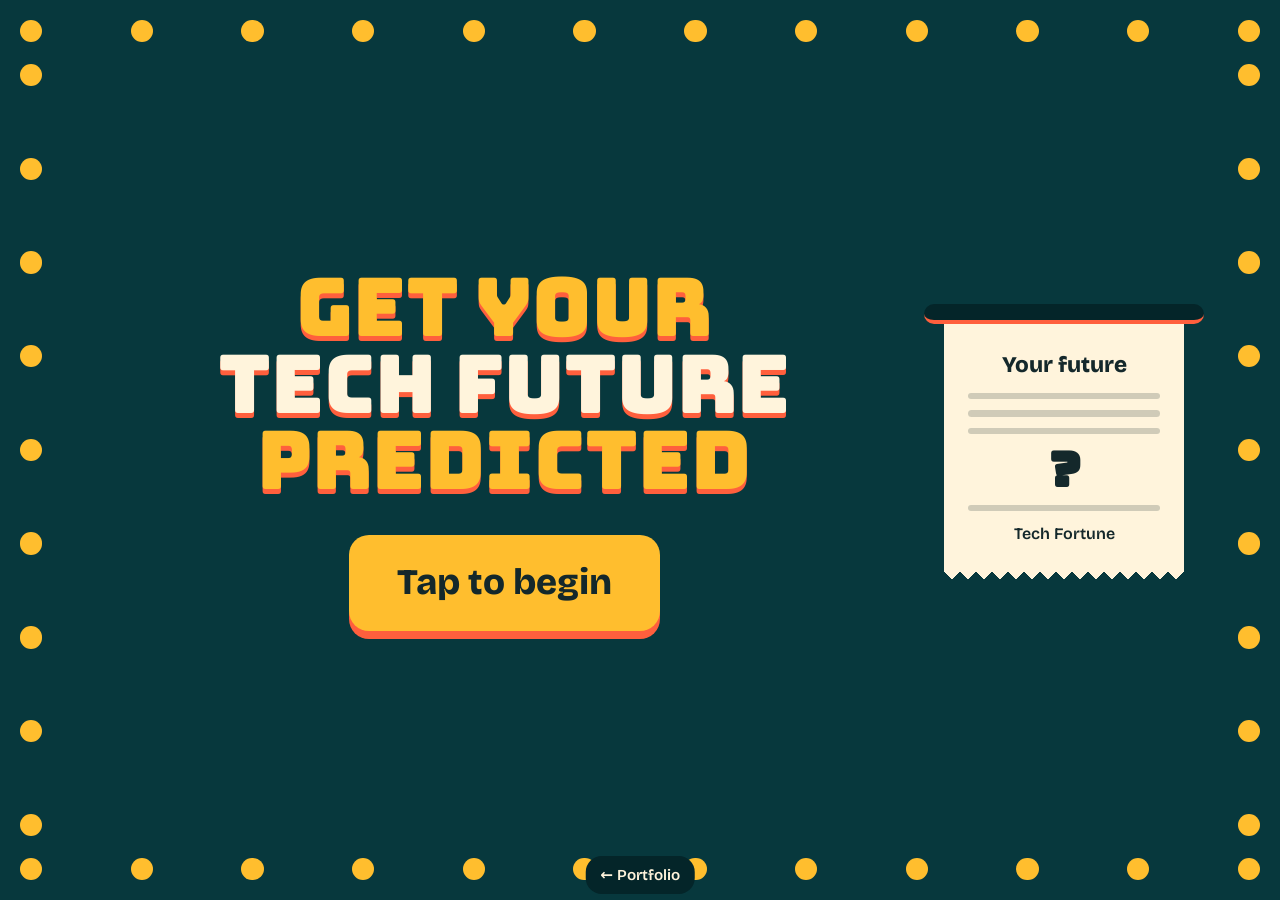
<file: fortune/index.html>
<!doctype html>
<html lang="en">
  <head>
    <meta charset="utf-8" />
    <meta name="viewport" content="width=device-width, initial-scale=1" />
    <meta name="theme-color" content="#0c0c0c" />
    <meta name="referrer" content="no-referrer" />
    <script>
      // A booth QR code carries the fortune after the #. Without one, open the booth game.
      if (location.hash.length < 2) location.replace('booth/')
    </script>
    <title>Tech Fortune | Amir Husseini</title>
    <meta name="description" content="Get a painfully relatable tech fortune, then save it." />
    <link rel="icon" href="data:," />
    <link rel="stylesheet" href="fortune.css" />
  </head>
  <body>
    <header>
      <a href="../" class="home" aria-label="Amir Husseini, portfolio home">
        <svg viewBox="0 0 64 64" fill="none" stroke="currentColor" stroke-width="5" stroke-linecap="square" aria-hidden="true">
          <path d="M4 58 L20 6 L36 58" /><path d="M44 6 V58 M60 6 V58" /><path d="M11 36 H60" />
        </svg>
        <span>Amir Husseini<br /><small>Full-stack developer</small></span>
      </a>
    </header>

    <main>
      <form id="draw" hidden>
        <h1>Your tech future, roasted with love</h1>
        <label for="name">First name (optional)</label>
        <input id="name" maxlength="20" autocomplete="off" spellcheck="false" />
        <button class="primary" type="submit">Tell my fortune</button>
        <p class="note">Your name stays on this phone.</p>
      </form>

      <section id="result" aria-live="polite" hidden>
        <img id="receipt" alt="" />
        <div class="actions">
          <button class="primary" id="png">Save image</button>
          <button id="pdf">Save PDF</button>
          <button id="share" hidden>Share</button>
          <button id="again">Tell me another</button>
        </div>
      </section>

      <nav aria-label="Portfolio">
        <h2>The human behind the machine</h2>
        <a href="../projects/">See my projects</a>
        <a href="../about/">About me</a>
        <a href="../contact/">Say hello</a>
      </nav>
    </main>
    <script src="fortune.js" defer></script>
  </body>
</html>
</file>
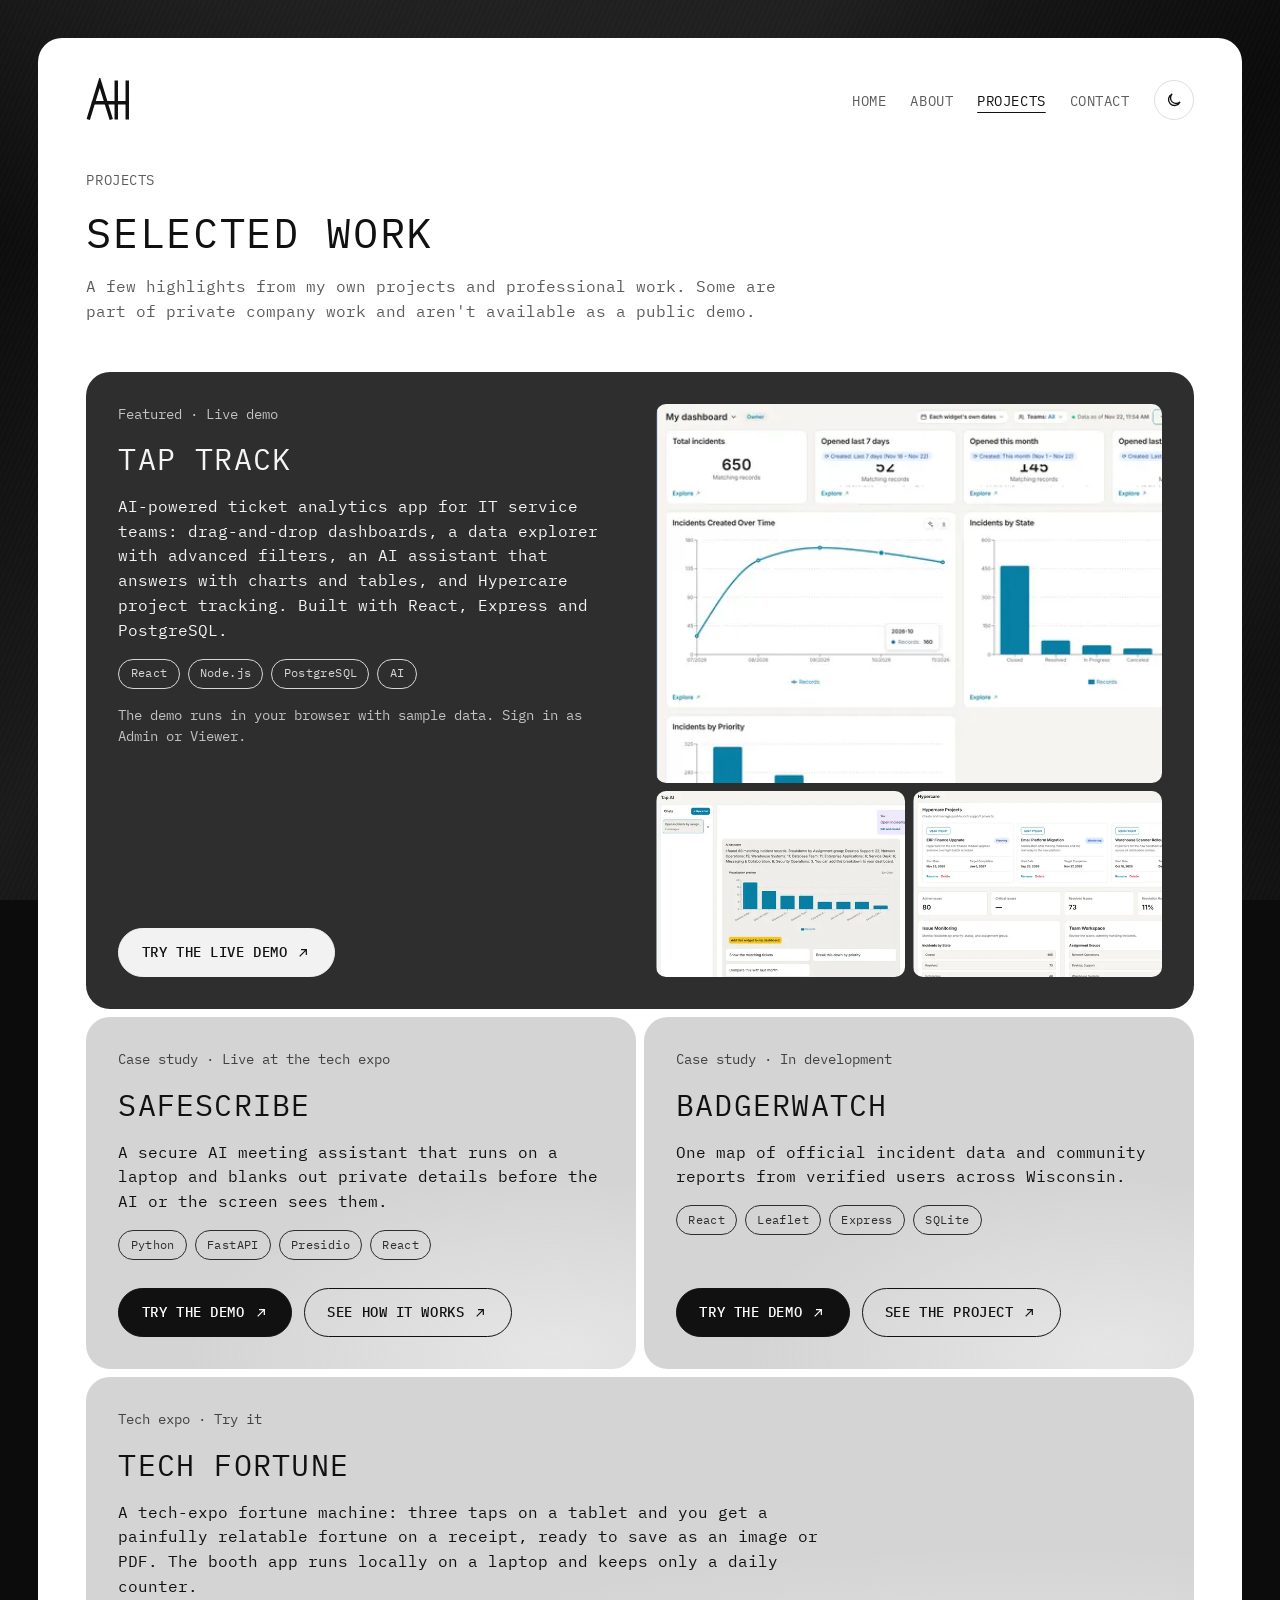
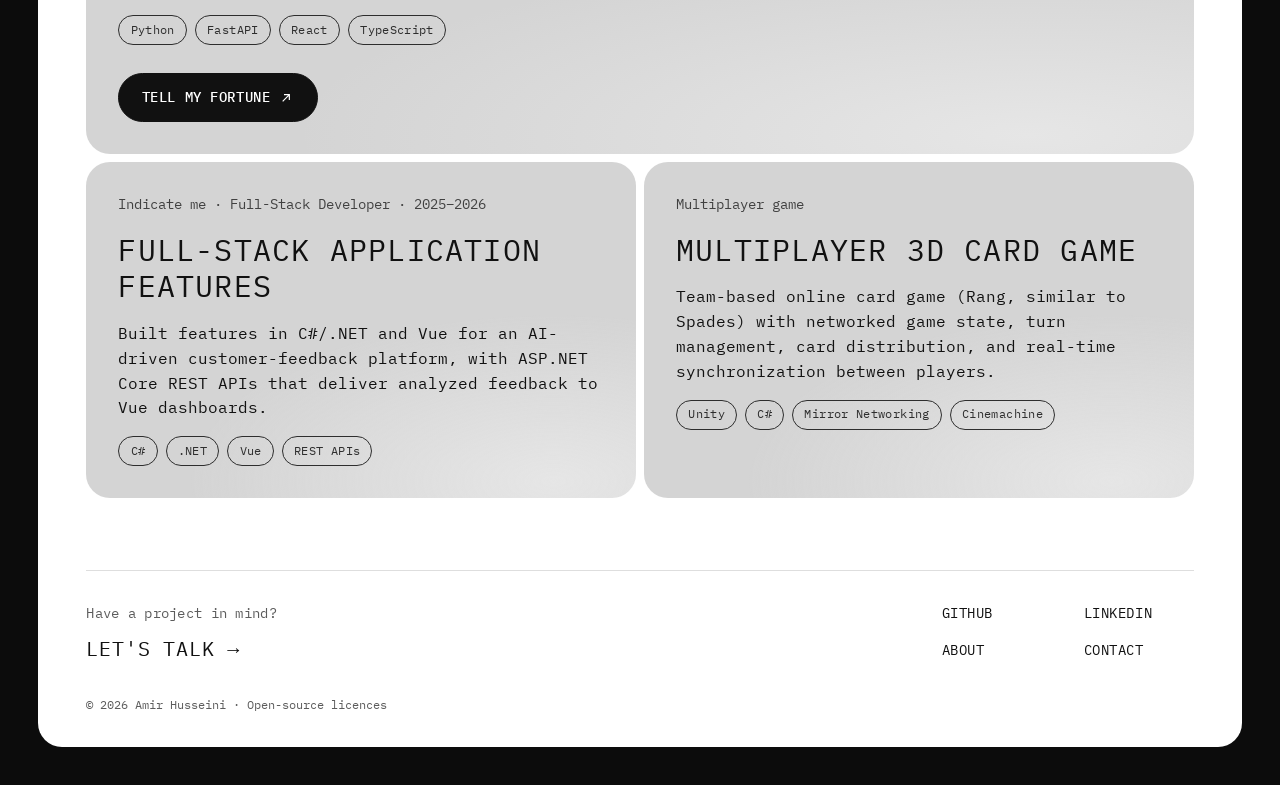
<file: projects/index.html>
<!doctype html>
<html lang="en">
  <head>
    <meta charset="UTF-8" />
    <meta name="viewport" content="width=device-width, initial-scale=1.0" />
    <title>Projects — Amir Husseini</title>
    <meta name="description" content="Selected projects by Amir Husseini, including Tap Track, an AI-powered ticket analytics app with a live demo." />
    <link rel="icon" href="../assets/img/favicon.svg" type="image/svg+xml" />
    <link rel="preload" href="../assets/fonts/ibm-plex-mono-latin-400-normal.woff2" as="font" type="font/woff2" crossorigin />
    <script src="../assets/js/theme-init.js"></script>
    <link rel="stylesheet" href="../assets/css/tokens.css" />
    <link rel="stylesheet" href="../assets/css/base.css" />
    <link rel="stylesheet" href="../assets/css/components.css" />
    <link rel="stylesheet" href="../assets/css/page.css" />
    <link rel="stylesheet" href="../assets/css/projects.css" />
  </head>

  <body class="page">
    <a class="skip-link" href="#main">Skip to content</a>

    <div class="panel">
      <header class="site-header">
        <a href="../" aria-label="Amir Husseini, home">
          <svg class="monogram" viewBox="0 0 64 64" fill="none" stroke="currentColor" stroke-width="5" stroke-linecap="square" aria-hidden="true">
            <path d="M4 58 L20 6 L36 58" /><path d="M44 6 V58 M60 6 V58" /><path d="M11 36 H60" />
          </svg>
        </a>
        <nav class="site-nav" aria-label="Main">
          <ul>
            <li><a href="../">Home</a></li>
            <li><a href="../about/">About</a></li>
            <li><a href="./" aria-current="page">Projects</a></li>
            <li><a href="../contact/">Contact</a></li>
          </ul>
          <button class="theme-toggle" type="button" data-theme-toggle aria-label="Switch theme">
            <svg class="icon-moon" viewBox="0 0 24 24" fill="none" stroke="currentColor" stroke-width="1.8" aria-hidden="true"><path d="M20 14.5A8 8 0 1 1 9.5 4a6.5 6.5 0 0 0 10.5 10.5z" /></svg>
            <svg class="icon-sun" viewBox="0 0 24 24" fill="none" stroke="currentColor" stroke-width="1.8" aria-hidden="true"><circle cx="12" cy="12" r="4.2" /><path d="M12 2.5v2.2M12 19.3v2.2M2.5 12h2.2M19.3 12h2.2M5.3 5.3l1.6 1.6M17.1 17.1l1.6 1.6M5.3 18.7l1.6-1.6M17.1 6.9l1.6-1.6" /></svg>
          </button>
        </nav>
      </header>

      <main id="main">
        <div class="page-intro">
          <p class="label caps">Projects</p>
          <h1 class="page-title">Selected work</h1>
          <p class="page-lead">
            A few highlights from my own projects and professional work. Some are part of
            private company work and aren't available as a public demo.
          </p>
        </div>

        <div class="project-list">
          <!-- Tap Track -->
          <article class="project is-featured">
            <div class="project-body">
              <p class="project-label">Featured · Live demo</p>
              <h2 class="project-title">Tap Track</h2>
              <p>
                AI-powered ticket analytics app for IT service teams: drag-and-drop
                dashboards, a data explorer with advanced filters, an AI assistant
                that answers with charts and tables, and Hypercare project tracking.
                Built with React, Express and PostgreSQL.
              </p>
              <ul class="chip-list" aria-label="Technologies">
                <li class="chip">React</li>
                <li class="chip">Node.js</li>
                <li class="chip">PostgreSQL</li>
                <li class="chip">AI</li>
              </ul>
              <p class="project-label">
                The demo runs in your browser with sample data. Sign in as Admin or Viewer.
              </p>
              <div class="project-actions">
                <a class="button" href="../tap-track/">
                  Try the live demo
                  <svg width="16" height="16" viewBox="0 0 24 24" fill="none" stroke="currentColor" stroke-width="1.8" aria-hidden="true"><path d="M7 17 17 7M9 7h8v8" /></svg>
                </a>
              </div>
            </div>
            <div class="project-shots">
              <img src="../assets/img/tap-track-dash.webp" width="480" height="360" alt="Tap Track dashboard with ticket charts" loading="lazy" />
              <img src="../assets/img/tap-track-ai.webp" width="480" height="360" alt="Tap AI answering a question with a bar chart" loading="lazy" />
              <img src="../assets/img/tap-track-hc.webp" width="480" height="360" alt="Hypercare projects overview" loading="lazy" />
            </div>
          </article>

          <div class="project-pair">
            <!-- SafeScribe -->
            <article class="project is-compact">
              <div class="project-body">
                <p class="project-label">Case study · Live at the tech expo</p>
                <h2 class="project-title">SafeScribe</h2>
                <p>
                  A secure AI meeting assistant that runs on a laptop and blanks out private details before the AI or the screen sees them.
                </p>
                <ul class="chip-list" aria-label="Technologies">
                  <li class="chip">Python</li>
                  <li class="chip">FastAPI</li>
                  <li class="chip">Presidio</li>
                  <li class="chip">React</li>
                </ul>
                <div class="project-actions">
                  <a class="button" href="../safescribe/demo/">
                    Try the demo
                    <svg width="16" height="16" viewBox="0 0 24 24" fill="none" stroke="currentColor" stroke-width="1.8" aria-hidden="true"><path d="M7 17 17 7M9 7h8v8" /></svg>
                  </a>
                  <a class="button is-ghost" href="../safescribe/">
                    See how it works
                    <svg width="16" height="16" viewBox="0 0 24 24" fill="none" stroke="currentColor" stroke-width="1.8" aria-hidden="true"><path d="M7 17 17 7M9 7h8v8" /></svg>
                  </a>
                </div>
              </div>
            </article>

            <!-- BadgerWatch -->
            <article class="project is-compact">
              <div class="project-body">
                <p class="project-label">Case study · In development</p>
                <h2 class="project-title">BadgerWatch</h2>
                <p>
                  One map of official incident data and community reports from verified users across Wisconsin.
                </p>
                <ul class="chip-list" aria-label="Technologies">
                  <li class="chip">React</li>
                  <li class="chip">Leaflet</li>
                  <li class="chip">Express</li>
                  <li class="chip">SQLite</li>
                </ul>
                <div class="project-actions">
                  <a class="button" href="../badgerwatch/demo/">
                    Try the demo
                    <svg width="16" height="16" viewBox="0 0 24 24" fill="none" stroke="currentColor" stroke-width="1.8" aria-hidden="true"><path d="M7 17 17 7M9 7h8v8" /></svg>
                  </a>
                  <a class="button is-ghost" href="../badgerwatch/">
                    See the project
                    <svg width="16" height="16" viewBox="0 0 24 24" fill="none" stroke="currentColor" stroke-width="1.8" aria-hidden="true"><path d="M7 17 17 7M9 7h8v8" /></svg>
                  </a>
                </div>
              </div>
            </article>
          </div>

          <!-- Tech Fortune -->
          <article class="project is-compact">
            <div class="project-body">
              <p class="project-label">Tech expo · Try it</p>
              <h2 class="project-title">Tech Fortune</h2>
              <p>
                A tech-expo fortune machine: three taps on a tablet and you get a
                painfully relatable fortune on a receipt, ready to save as an image
                or PDF. The booth app runs locally on a laptop and keeps only a
                daily counter.
              </p>
              <ul class="chip-list" aria-label="Technologies">
                <li class="chip">Python</li>
                <li class="chip">FastAPI</li>
                <li class="chip">React</li>
                <li class="chip">TypeScript</li>
              </ul>
              <div class="project-actions">
                <a class="button" href="../fortune/booth/">
                  Tell my fortune
                  <svg width="16" height="16" viewBox="0 0 24 24" fill="none" stroke="currentColor" stroke-width="1.8" aria-hidden="true"><path d="M7 17 17 7M9 7h8v8" /></svg>
                </a>
              </div>
            </div>
          </article>

          <div class="project-pair">
            <!-- Indicate me -->
            <article class="project is-compact">
              <div class="project-body">
                <p class="project-label">Indicate me · Full-Stack Developer · 2025–2026</p>
                <h2 class="project-title">Full-stack application features</h2>
                <p>
                  Built features in C#/.NET and Vue for an AI-driven customer-feedback
                  platform, with ASP.NET Core REST APIs that deliver analyzed feedback
                  to Vue dashboards.
                </p>
                <ul class="chip-list" aria-label="Technologies">
                  <li class="chip">C#</li>
                  <li class="chip">.NET</li>
                  <li class="chip">Vue</li>
                  <li class="chip">REST APIs</li>
                </ul>
              </div>
            </article>

            <!-- Multiplayer card game -->
            <article class="project is-compact">
              <div class="project-body">
                <p class="project-label">Multiplayer game</p>
                <h2 class="project-title">Multiplayer 3D Card Game</h2>
                <p>
                  Team-based online card game (Rang, similar to Spades) with networked
                  game state, turn management, card distribution, and real-time
                  synchronization between players.
                </p>
                <ul class="chip-list" aria-label="Technologies">
                  <li class="chip">Unity</li>
                  <li class="chip">C#</li>
                  <li class="chip">Mirror Networking</li>
                  <li class="chip">Cinemachine</li>
                </ul>
              </div>
            </article>
          </div>
        </div>
      </main>

      <footer class="site-footer">
        <div class="footer-cta">
          <span class="label">Have a project in mind?</span>
          <a href="../contact/">Let's talk →</a>
        </div>
        <ul class="footer-links">
          <li><a href="https://github.com/AmirHusseini" data-link="github" target="_blank" rel="noopener noreferrer">GitHub</a></li>
          <li><a href="#" data-link="linkedin" target="_blank" rel="noopener noreferrer">LinkedIn</a></li>
          <li><a href="../about/">About</a></li>
          <li><a href="../contact/">Contact</a></li>
        </ul>
        <p class="footer-copy">&copy; <span data-year>2026</span> Amir Husseini · <a href="../THIRD-PARTY-LICENSES.txt">Open-source licences</a></p>
      </footer>
    </div>

    <script src="../assets/js/site.js"></script>
  </body>
</html>
</file>
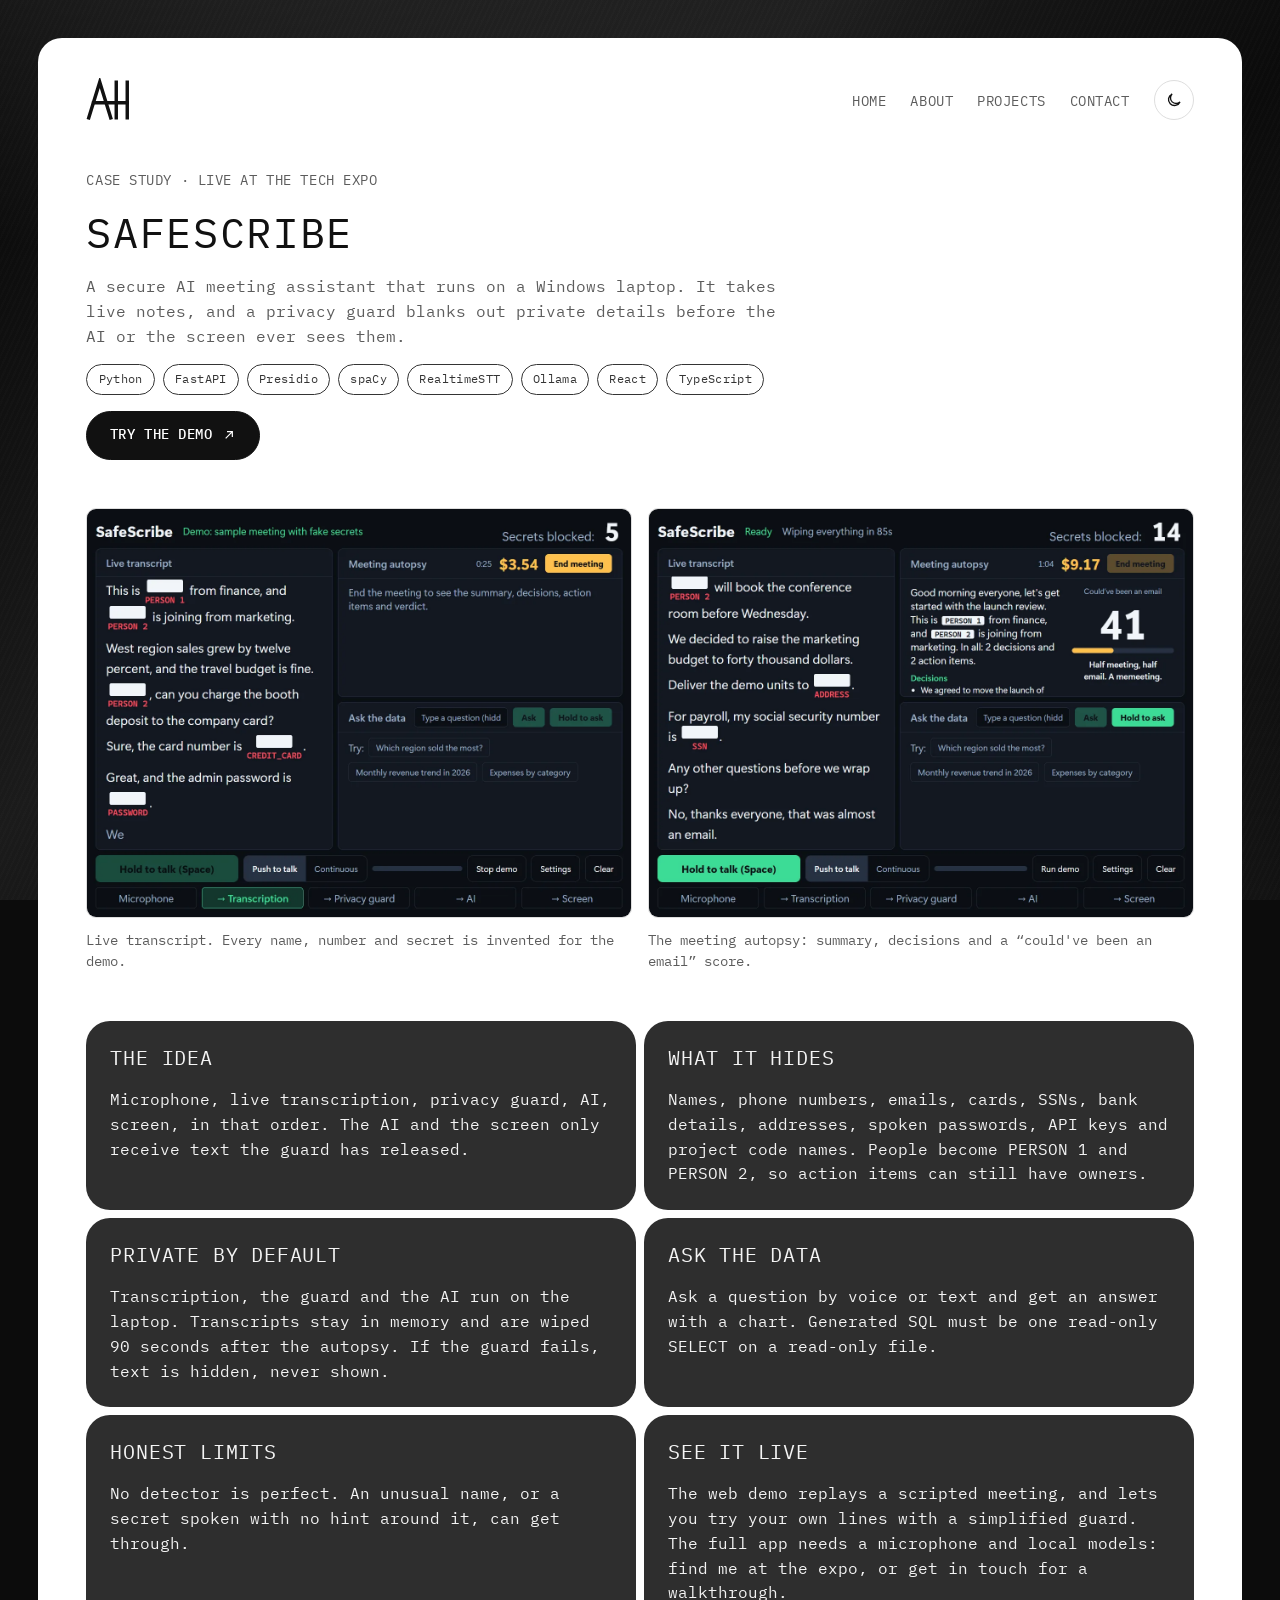
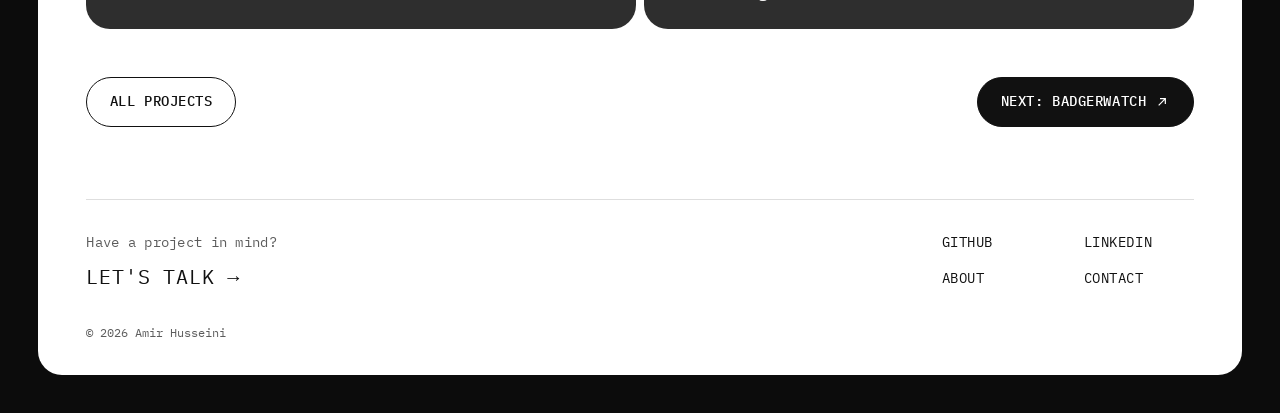
<file: safescribe/index.html>
<!doctype html>
<html lang="en">
  <head>
    <meta charset="UTF-8" />
    <meta name="viewport" content="width=device-width, initial-scale=1.0" />
    <title>SafeScribe — Amir Husseini</title>
    <meta name="description" content="SafeScribe by Amir Husseini: a secure AI meeting assistant that hides private details before the AI or the screen sees them." />
    <link rel="icon" href="../assets/img/favicon.svg" type="image/svg+xml" />
    <link rel="preload" href="../assets/fonts/ibm-plex-mono-latin-400-normal.woff2" as="font" type="font/woff2" crossorigin />
    <script src="../assets/js/theme-init.js"></script>
    <link rel="stylesheet" href="../assets/css/tokens.css" />
    <link rel="stylesheet" href="../assets/css/base.css" />
    <link rel="stylesheet" href="../assets/css/components.css" />
    <link rel="stylesheet" href="../assets/css/page.css" />
    <link rel="stylesheet" href="../assets/css/case.css" />
  </head>

  <body class="page">
    <a class="skip-link" href="#main">Skip to content</a>

    <div class="panel">
      <header class="site-header">
        <a href="../" aria-label="Amir Husseini, home">
          <svg class="monogram" viewBox="0 0 64 64" fill="none" stroke="currentColor" stroke-width="5" stroke-linecap="square" aria-hidden="true">
            <path d="M4 58 L20 6 L36 58" /><path d="M44 6 V58 M60 6 V58" /><path d="M11 36 H60" />
          </svg>
        </a>
        <nav class="site-nav" aria-label="Main">
          <ul>
            <li><a href="../">Home</a></li>
            <li><a href="../about/">About</a></li>
            <li><a href="../projects/" aria-current="true">Projects</a></li>
            <li><a href="../contact/">Contact</a></li>
          </ul>
          <button class="theme-toggle" type="button" data-theme-toggle aria-label="Switch theme">
            <svg class="icon-moon" viewBox="0 0 24 24" fill="none" stroke="currentColor" stroke-width="1.8" aria-hidden="true"><path d="M20 14.5A8 8 0 1 1 9.5 4a6.5 6.5 0 0 0 10.5 10.5z" /></svg>
            <svg class="icon-sun" viewBox="0 0 24 24" fill="none" stroke="currentColor" stroke-width="1.8" aria-hidden="true"><circle cx="12" cy="12" r="4.2" /><path d="M12 2.5v2.2M12 19.3v2.2M2.5 12h2.2M19.3 12h2.2M5.3 5.3l1.6 1.6M17.1 17.1l1.6 1.6M5.3 18.7l1.6-1.6M17.1 6.9l1.6-1.6" /></svg>
          </button>
        </nav>
      </header>

      <main id="main">
        <div class="page-intro">
          <p class="label caps">Case study · Live at the tech expo</p>
          <h1 class="page-title">SafeScribe</h1>
          <p class="page-lead">
            A secure AI meeting assistant that runs on a Windows laptop. It takes live notes, and a privacy guard blanks out private details before the AI or the screen ever sees them.
          </p>
          <ul class="chip-list" aria-label="Technologies">
            <li class="chip">Python</li>
            <li class="chip">FastAPI</li>
            <li class="chip">Presidio</li>
            <li class="chip">spaCy</li>
            <li class="chip">RealtimeSTT</li>
            <li class="chip">Ollama</li>
            <li class="chip">React</li>
            <li class="chip">TypeScript</li>
          </ul>
          <p class="project-actions"><a class="button" href="demo/">Try the demo <svg width="16" height="16" viewBox="0 0 24 24" fill="none" stroke="currentColor" stroke-width="1.8" aria-hidden="true"><path d="M7 17 17 7M9 7h8v8" /></svg></a></p>
        </div>

        <div class="case-shots">
          <figure>
            <img src="../assets/img/safescribe-live.webp" width="1280" height="960" alt="SafeScribe live transcript with private details replaced by labels" />
            <figcaption>Live transcript. Every name, number and secret is invented for the demo.</figcaption>
          </figure>
          <figure>
            <img src="../assets/img/safescribe-autopsy.webp" width="1280" height="960" alt="SafeScribe after a meeting, with a summary and a could have been an email score of 41" />
            <figcaption>The meeting autopsy: summary, decisions and a “could've been an email” score.</figcaption>
          </figure>
        </div>

        <div class="card-grid">
          <section class="dark-card">
            <h2 class="card-title">The idea</h2>
            <p>Microphone, live transcription, privacy guard, AI, screen, in that order. The AI and the screen only receive text the guard has released.</p>
          </section>
          <section class="dark-card">
            <h2 class="card-title">What it hides</h2>
            <p>Names, phone numbers, emails, cards, SSNs, bank details, addresses, spoken passwords, API keys and project code names. People become PERSON 1 and PERSON 2, so action items can still have owners.</p>
          </section>
          <section class="dark-card">
            <h2 class="card-title">Private by default</h2>
            <p>Transcription, the guard and the AI run on the laptop. Transcripts stay in memory and are wiped 90 seconds after the autopsy. If the guard fails, text is hidden, never shown.</p>
          </section>
          <section class="dark-card">
            <h2 class="card-title">Ask the data</h2>
            <p>Ask a question by voice or text and get an answer with a chart. Generated SQL must be one read-only SELECT on a read-only file.</p>
          </section>
          <section class="dark-card">
            <h2 class="card-title">Honest limits</h2>
            <p>No detector is perfect. An unusual name, or a secret spoken with no hint around it, can get through.</p>
          </section>
          <section class="dark-card">
            <h2 class="card-title">See it live</h2>
            <p>The web demo replays a scripted meeting, and lets you try your own lines with a simplified guard. The full app needs a microphone and local models: find me at the expo, or get in touch for a walkthrough.</p>
          </section>
        </div>

        <nav class="case-nav" aria-label="More projects">
          <a class="button is-ghost" href="../projects/">All projects</a>
          <a class="button" href="../badgerwatch/">Next: BadgerWatch <svg width="16" height="16" viewBox="0 0 24 24" fill="none" stroke="currentColor" stroke-width="1.8" aria-hidden="true"><path d="M7 17 17 7M9 7h8v8" /></svg></a>
        </nav>
      </main>

      <footer class="site-footer">
        <div class="footer-cta">
          <span class="label">Have a project in mind?</span>
          <a href="../contact/">Let's talk →</a>
        </div>
        <ul class="footer-links">
          <li><a href="https://github.com/AmirHusseini" data-link="github" target="_blank" rel="noopener noreferrer">GitHub</a></li>
          <li><a href="#" data-link="linkedin" target="_blank" rel="noopener noreferrer">LinkedIn</a></li>
          <li><a href="../about/">About</a></li>
          <li><a href="../contact/">Contact</a></li>
        </ul>
        <p class="footer-copy">&copy; <span data-year>2026</span> Amir Husseini</p>
      </footer>
    </div>

    <script src="../assets/js/site.js"></script>
  </body>
</html>
</file>
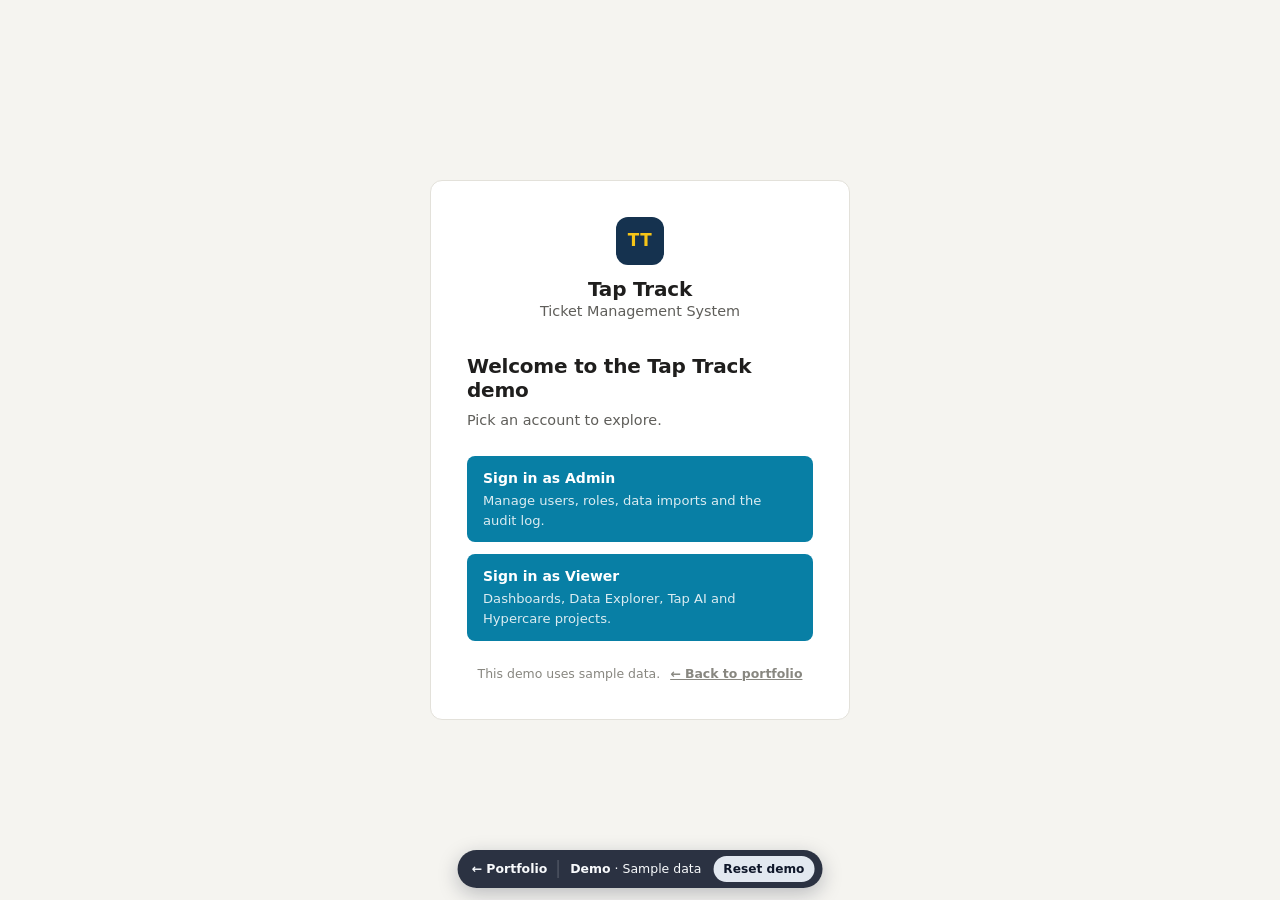
<file: tap-track/index.html>
<!doctype html>
<html lang="en">
  <head>
    <meta charset="UTF-8" />
    <link rel="icon" type="image/svg+xml" href="./favicon.svg" />
    <meta name="viewport" content="width=device-width, initial-scale=1.0" />
    <title>Tap Track · Demo</title>
    <meta name="description" content="Tap Track demo: IT ticket dashboards, data explorer, Tap AI and Hypercare, running in your browser with mock data." />
    <script type="module" crossorigin src="./assets/index-BBaO3LKB.js"></script>
    <link rel="stylesheet" crossorigin href="./assets/index-C4qxRi9-.css">
  </head>
  <body>
    <div id="root"></div>
  </body>
</html>
</file>
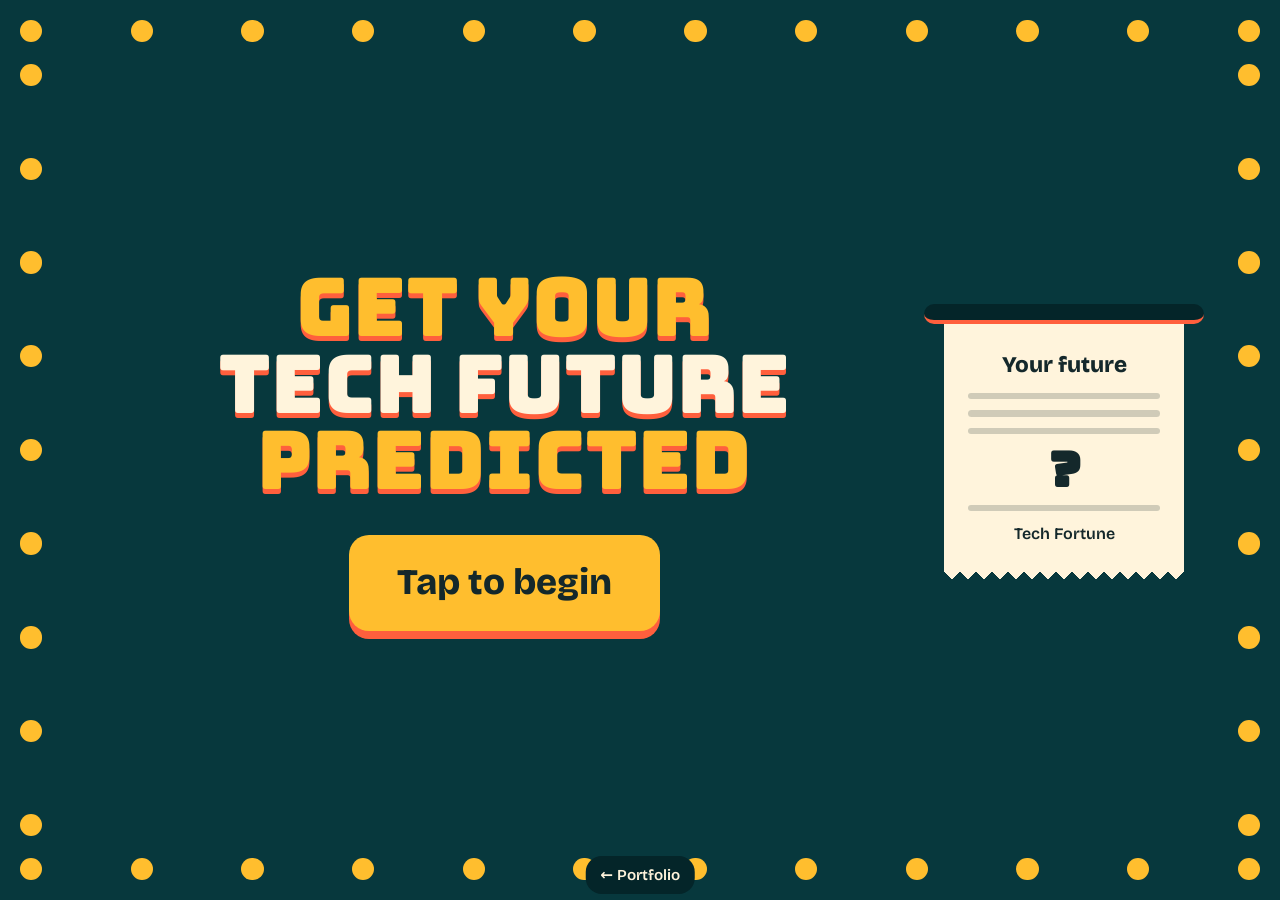
<file: fortune/booth/index.html>
<!doctype html>
<html lang="en">
  <head>
    <meta charset="utf-8" />
    <meta name="viewport" content="width=device-width, initial-scale=1" />
    <meta name="theme-color" content="#07383d" />
    <link rel="icon" href="data:," />
    <title>Tech Fortune</title>
    <script type="module" crossorigin src="./assets/index-D6SYMklK.js"></script>
    <link rel="stylesheet" crossorigin href="./assets/index--4i91FD-.css">
    <meta name="description" content="Tech Fortune in your browser: three taps, one fortune, one receipt." />
    <style>.demo-home{position:fixed;left:50%;bottom:.4rem;transform:translateX(-50%);z-index:5;padding:.45rem .9rem;border-radius:1rem;background:#042529;color:#fff4dc;font-weight:600;font-size:.95rem}
</style>
    <script>(() => {
  'use strict'
  // Stands in for the booth server: same questions, pre-written fortunes, receipt drawn in the browser.
  const CONFIG = {"booth": "Tech Fortune", "save_on_tablet": true, "safescribe_url": "", "questions": [{"id": "superpower", "text": "Pick a superpower", "options": [{"id": "time", "emoji": "⏳", "label": "Pause time"}, {"id": "bugs", "emoji": "🔍", "label": "See every bug"}, {"id": "teleport", "emoji": "🌀", "label": "Teleport"}, {"id": "machines", "emoji": "🤖", "label": "Talk to machines"}]}, {"id": "fuel", "text": "Coffee, tea, or energy drink?", "options": [{"id": "coffee", "emoji": "☕", "label": "Coffee"}, {"id": "tea", "emoji": "🍵", "label": "Tea"}, {"id": "energy", "emoji": "⚡", "label": "Energy drink"}, {"id": "water", "emoji": "💧", "label": "Just water"}]}, {"id": "era", "text": "Favorite tech era?", "options": [{"id": "arcade", "emoji": "🕹️", "label": "80s arcades"}, {"id": "dialup", "emoji": "📞", "label": "90s dial-up"}, {"id": "phones", "emoji": "📱", "label": "Flip phones"}, {"id": "ai", "emoji": "✨", "label": "The AI age"}]}]}
  const FONT = '"IBM Plex Mono", ui-monospace, Consolas, monospace'
  const PORTFOLIO = 'a-husseini.github.io/portfolio'
  const W = 640
  const SCALE = 2
  let canvas
  let bag = []
  let count = 0
  function wrap(ctx, text, width) {
    const lines = []
    let line = ''
    for (const word of text.split(' ')) {
      const next = line ? `${line} ${word}` : word
      if (line && ctx.measureText(next).width > width) {
        lines.push(line)
        line = word
      } else line = next
    }
    return line ? [...lines, line] : lines
  }

  function draw(f, qr) {
    const tall = document.createElement('canvas')
    tall.width = W * SCALE
    tall.height = 2400 * SCALE
    const ctx = tall.getContext('2d')
    ctx.scale(SCALE, SCALE)
    ctx.fillStyle = '#fff'
    ctx.fillRect(0, 0, W, 2400)
    ctx.fillStyle = ctx.strokeStyle = '#000'
    ctx.textAlign = 'center'
    ctx.textBaseline = 'top'
    let y = 40

    const text = (s, size, weight, after = 0, lead = 1.3) => {
      ctx.font = `${weight} ${size}px ${FONT}`
      for (const line of wrap(ctx, s, W - 80)) {
        ctx.fillText(line, W / 2, y)
        y += size * lead
      }
      y += after
    }
    const divider = () => {
      for (let x = 32; x < W - 32; x += 14) ctx.fillRect(x, y, 8, 3)
      y += 24
    }

    ctx.save()
    ctx.translate(W / 2 - 64, y)
    ctx.scale(2, 2)
    ctx.lineWidth = 3.2
    ctx.lineCap = 'square'
    ctx.stroke(new Path2D('M4 58 L20 6 L36 58 M44 6 V58 M60 6 V58 M11 36 H60'))
    ctx.restore()
    y += 148

    text('TECH FORTUNE', 44, 600, 16)
    if (f.name) text(`A fortune for ${f.name}`, 32, 600, 14)
    divider()
    text(f.text, 32, 400, 18, 1.35)
    divider()
    text(`Lucky number: ${f.number}`, 32, 600, 4)
    text(`Lucky language: ${f.language}`, 32, 600, 18)
    divider()
    text('Built by Amir Husseini', 29, 600)
    text('Full-stack developer', 27, 400, 8)
    if (qr) {
      ctx.imageSmoothingEnabled = false
      ctx.drawImage(qr, W / 2 - 125, y, 250, 250)
      y += 256
    }
    text(PORTFOLIO, 25, 400, 18)
    text(f.booth ? `${f.date} | ${f.booth}` : f.date, 25, 400)

    const out = document.createElement('canvas')
    out.width = W * SCALE
    out.height = Math.round((y + 36) * SCALE)
    out.getContext('2d').drawImage(tall, 0, 0)
    return out
  }

  const toBlob = (type) => new Promise((done) => canvas.toBlob(done, type, 0.95))

  // One JPEG on one 80 mm wide page: small enough to write by hand, so no PDF library.
  async function toPdf() {
    const jpeg = new Uint8Array(await (await toBlob('image/jpeg')).arrayBuffer())
    const w = 226.77
    const h = ((w * canvas.height) / canvas.width).toFixed(2)
    const content = `q ${w} 0 0 ${h} 0 0 cm /I Do Q`
    const objects = [
      ['<</Type/Catalog/Pages 2 0 R>>'],
      ['<</Type/Pages/Kids[3 0 R]/Count 1>>'],
      [`<</Type/Page/Parent 2 0 R/MediaBox[0 0 ${w} ${h}]/Resources<</XObject<</I 4 0 R>>>>/Contents 5 0 R>>`],
      [
        `<</Type/XObject/Subtype/Image/Width ${canvas.width}/Height ${canvas.height}/ColorSpace/DeviceRGB/BitsPerComponent 8/Filter/DCTDecode/Length ${jpeg.length}>>\nstream\n`,
        jpeg,
        '\nendstream',
      ],
      [`<</Length ${content.length}>>\nstream\n${content}\nendstream`],
    ]
    const parts = []
    let size = 0
    const add = (p) => {
      parts.push(p)
      size += p.length // every string here is ASCII
    }
    add('%PDF-1.4\n')
    const offsets = objects.map((body, i) => {
      const at = size
      add(`${i + 1} 0 obj\n`)
      body.forEach(add)
      add('\nendobj\n')
      return at
    })
    const xref = size
    add(`xref\n0 ${objects.length + 1}\n0000000000 65535 f \n`)
    offsets.forEach((o) => add(`${String(o).padStart(10, '0')} 00000 n \n`))
    add(`trailer\n<</Size ${objects.length + 1}/Root 1 0 R>>\nstartxref\n${xref}\n%%EOF`)
    return new Blob(parts, { type: 'application/pdf' })
  }

  function loadQr() {
    return new Promise((done) => {
      const img = new Image()
      img.onload = () => done(img)
      img.onerror = () => done(null)
      img.src = '../portfolio-qr.png'
    })
  }


  for (const w of [400, 600]) {
    document.fonts.add(new FontFace('IBM Plex Mono', `url(../ibm-plex-mono-latin-${w}-normal.woff2)`, { weight: String(w) }))
  }
  const realFetch = window.fetch.bind(window)
  const json = (v, status = 200) => new Response(JSON.stringify(v), { status, headers: { 'Content-Type': 'application/json' } })
  const b64 = (blob) =>
    new Promise((done) => {
      const r = new FileReader()
      r.onload = () => done(r.result.split(',')[1])
      r.readAsDataURL(blob)
    })
  async function tell(body) {
    if (!bag.length) {
      bag = await (await realFetch('../fortunes.json')).json()
      for (let i = bag.length - 1; i > 0; i--) {
        const j = Math.floor(Math.random() * (i + 1))
        ;[bag[i], bag[j]] = [bag[j], bag[i]]
      }
    }
    const f = bag.pop()
    const [qr] = await Promise.all([loadQr(), ...[400, 600].map((w) => document.fonts.load(`${w} 32px "IBM Plex Mono"`).catch(() => {}))])
    canvas = draw({
      text: f.fortune, number: f.lucky_number, language: f.lucky_language, booth: '',
      name: String(body.name || '').replace(/\s+/g, ' ').trim().slice(0, 20),
      date: new Date().toLocaleDateString('en-US', { month: 'short', day: 'numeric', year: 'numeric' }),
    }, qr)
    return { ...f, png: await b64(await toBlob('image/png')), pdf: await b64(await toPdf()), count: ++count, share_url: null }
  }
  window.fetch = async (url, init) => {
    const path = String(url)
    if (path === '/api/config') return json(CONFIG)
    if (path === '/api/fortune') return json(await tell(JSON.parse(init.body)))
    if (path.startsWith('/api/')) return json({}, 404)
    return realFetch(url, init)
  }
  addEventListener('DOMContentLoaded', () => {
    const a = document.createElement('a')
    a.href = '../../projects/'
    a.className = 'demo-home'
    a.textContent = '← Portfolio'
    document.body.append(a)
  })
})()
</script>
  </head>
  <body>
    <div id="root"></div>
  </body>
</html>
</file>
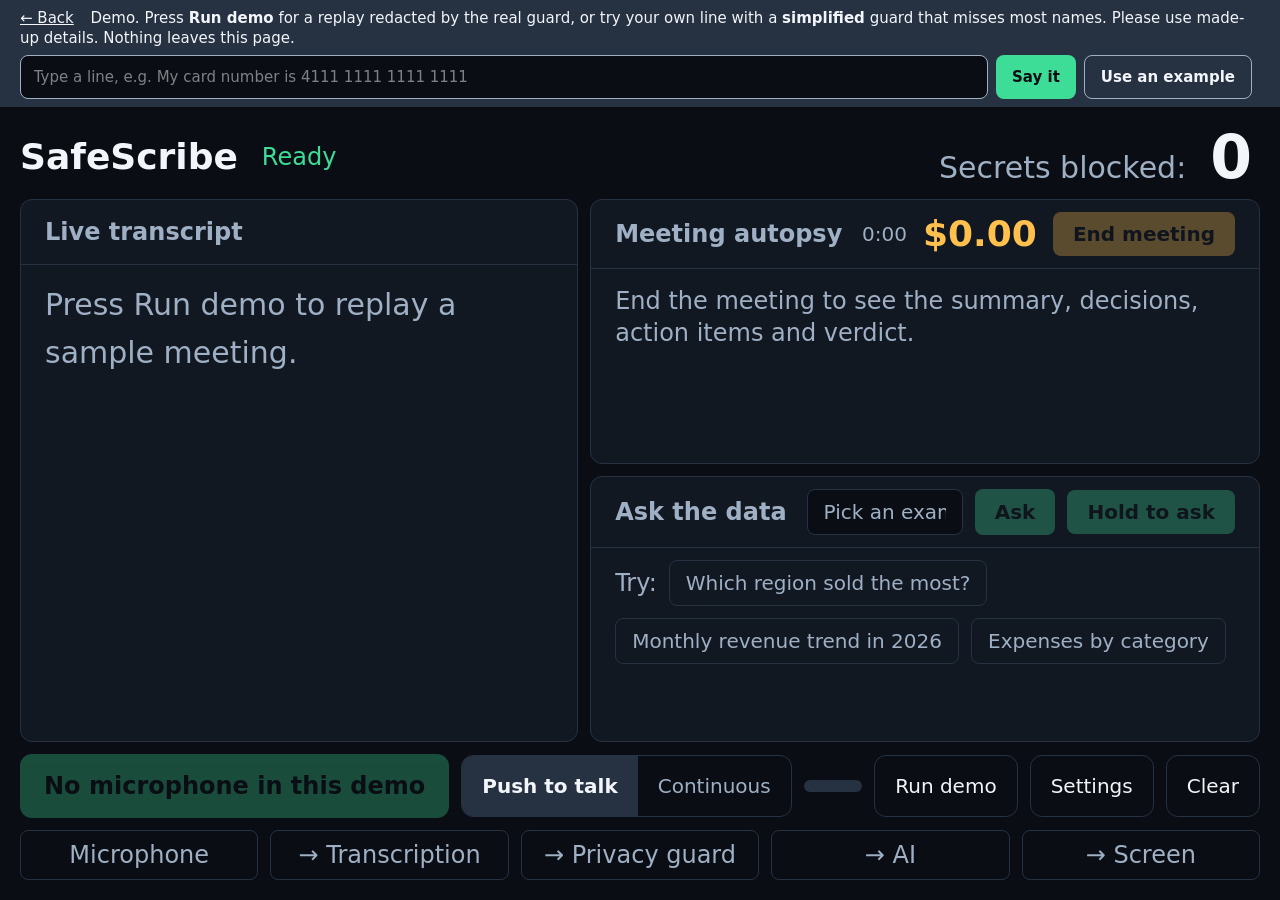
<file: safescribe/demo/index.html>
<!doctype html>
<html lang="en">
  <head>
    <meta charset="UTF-8" />
    <meta name="viewport" content="width=device-width, initial-scale=1" />
    <title>SafeScribe</title>
    <link rel="icon" href="data:," />
    <script type="module" crossorigin src="./assets/index-659Dhpvu.js"></script>
    <link rel="stylesheet" crossorigin href="./assets/index-EG3N--pp.css">
    <meta name="description" content="SafeScribe demo: a replay of a scripted meeting, already redacted by the real privacy guard." />
    <style>body{display:flex;flex-direction:column}
#root{flex:1;min-height:0;height:auto!important}
.demo-bar{padding:.5rem 1.25rem;background:#263142;font:15px/1.35 system-ui,sans-serif}
.demo-bar p{margin:0 0 .4rem}
.demo-bar a{text-decoration:underline;white-space:nowrap;margin-right:.75rem}
.demo-bar form{display:flex;flex-wrap:wrap;gap:.5rem;align-items:center}
.demo-bar input{flex:1 1 16rem;min-width:0;min-height:44px;padding:.4rem .8rem;border:1px solid #9fb0c5;border-radius:8px;background:#0a0e14;color:#f2f5f9;font:inherit}
.demo-bar button{min-height:44px;padding:.4rem 1rem;border-radius:8px;background:#3ddc97;color:#0a0e14;font:700 15px system-ui,sans-serif;cursor:pointer}
.demo-bar .sample{background:none;color:#f2f5f9;border:1px solid #9fb0c5}
.demo-bar output{color:#ffc04d}
@media(max-width:1250px),(max-height:760px){
  html,body{height:auto!important}
  body{overflow:auto!important}
  #root>div{height:auto!important}
  #root>div>header,#root>div>div,#root section>header{flex-wrap:wrap}
  #root>div>header p{margin-left:0!important}
  #root main{grid-template-columns:minmax(0,1fr)!important;grid-template-rows:none!important}
  #root main>section{height:26rem}
  #root section>header>form{flex-basis:100%}
  #root ol{grid-template-columns:repeat(auto-fit,minmax(9rem,1fr))!important}
  #root .text-3xl{font-size:1.4rem!important}
  #root .text-8xl{font-size:4rem!important}
  #root .min-w-\[21rem\]{min-width:0!important}
  #root [role=meter]{display:none}
}
@media(max-width:600px){
  #root main .grid{grid-template-columns:minmax(0,1fr)!important}
  #root .px-6{padding-left:1rem!important;padding-right:1rem!important}
}
</style>
    <script>(() => {
  'use strict';
  // The replay was redacted by SafeScribe's real guard. Typed lines use the simplified guard below.
  // Nothing is sent anywhere or stored.
  const DATA = {"guard":"presidio","ai":"Basic mode (no AI)","events":[[0.36,{"type":"segment","id":1000001,"final":false,"parts":[]}],[0.61,{"type":"segment","id":1000001,"final":false,"parts":[]}],[0.88,{"type":"segment","id":1000001,"final":false,"parts":[]}],[1.14,{"type":"segment","id":1000001,"final":false,"parts":[{"text":"Good "}]}],[1.39,{"type":"segment","id":1000001,"final":false,"parts":[{"text":"Good morning "}]}],[1.66,{"type":"segment","id":1000001,"final":false,"parts":[{"text":"Good morning everyone, "}]}],[1.91,{"type":"segment","id":1000001,"final":false,"parts":[{"text":"Good morning everyone, let's "}]}],[2.16,{"type":"segment","id":1000001,"final":false,"parts":[{"text":"Good morning everyone, let's get "}]}],[2.42,{"type":"segment","id":1000001,"final":false,"parts":[{"text":"Good morning everyone, let's get started "}]}],[2.7,{"type":"segment","id":1000001,"final":true,"parts":[{"text":"Good morning everyone, let's get started with the launch review."}]}],[4.01,{"type":"segment","id":1000002,"final":false,"parts":[]}],[4.28,{"type":"segment","id":1000002,"final":false,"parts":[]}],[4.53,{"type":"segment","id":1000002,"final":false,"parts":[]}],[4.81,{"type":"segment","id":1000002,"final":false,"parts":[{"text":"This "}]}],[5.08,{"type":"segment","id":1000002,"final":false,"parts":[{"text":"This is "}]}],[5.36,{"type":"segment","id":1000002,"final":false,"parts":[{"text":"This is "},{"redacted":"PERSON"}]}],[5.62,{"type":"segment","id":1000002,"final":false,"parts":[{"text":"This is "},{"redacted":"PERSON"},{"text":" "}]}],[5.89,{"type":"segment","id":1000002,"final":false,"parts":[{"text":"This is "},{"redacted":"PERSON"},{"text":" from "}]}],[6.17,{"type":"segment","id":1000002,"final":false,"parts":[{"text":"This is "},{"redacted":"PERSON"},{"text":" from finance, "}]}],[6.48,{"type":"segment","id":1000002,"final":false,"parts":[{"text":"This is "},{"redacted":"PERSON"},{"text":" from finance, and "}]}],[6.76,{"type":"segment","id":1000002,"final":false,"parts":[{"text":"This is "},{"redacted":"PERSON"},{"text":" from finance, and "},{"redacted":"PERSON"}]}],[7.03,{"type":"segment","id":1000002,"final":false,"parts":[{"text":"This is "},{"redacted":"PERSON"},{"text":" from finance, and "},{"redacted":"PERSON"},{"text":" "}]}],[7.28,{"type":"segment","id":1000002,"final":true,"parts":[{"text":"This is "},{"redacted":"PERSON_1"},{"text":" from finance, and "},{"redacted":"PERSON_2"},{"text":" is joining from marketing."}]}],[7.28,{"type":"blocked","count":2}],[8.55,{"type":"segment","id":1000003,"final":false,"parts":[]}],[8.83,{"type":"segment","id":1000003,"final":false,"parts":[]}],[9.08,{"type":"segment","id":1000003,"final":false,"parts":[]}],[9.34,{"type":"segment","id":1000003,"final":false,"parts":[{"text":"West "}]}],[9.64,{"type":"segment","id":1000003,"final":false,"parts":[{"text":"West region "}]}],[9.89,{"type":"segment","id":1000003,"final":false,"parts":[{"text":"West region sales "}]}],[10.14,{"type":"segment","id":1000003,"final":false,"parts":[{"text":"West region sales grew "}]}],[10.41,{"type":"segment","id":1000003,"final":false,"parts":[{"text":"West region sales grew by "}]}],[10.67,{"type":"segment","id":1000003,"final":false,"parts":[{"text":"West region sales grew by "},{"redacted":"CHECKING"},{"text":" "}]}],[10.94,{"type":"segment","id":1000003,"final":false,"parts":[{"text":"West region sales grew by "},{"redacted":"CHECKING"},{"text":" percent, "}]}],[11.22,{"type":"segment","id":1000003,"final":false,"parts":[{"text":"West region sales grew by "},{"redacted":"CHECKING"},{"text":" percent, and "}]}],[11.48,{"type":"segment","id":1000003,"final":false,"parts":[{"text":"West region sales grew by "},{"redacted":"CHECKING"},{"text":" percent, and the "}]}],[11.73,{"type":"segment","id":1000003,"final":true,"parts":[{"text":"West region sales grew by twelve percent, and the travel budget is fine."}]}],[12.98,{"type":"segment","id":1000004,"final":false,"parts":[]}],[13.25,{"type":"segment","id":1000004,"final":false,"parts":[]}],[13.53,{"type":"segment","id":1000004,"final":false,"parts":[]}],[13.8,{"type":"segment","id":1000004,"final":false,"parts":[{"redacted":"PERSON"},{"text":", "}]}],[14.06,{"type":"segment","id":1000004,"final":false,"parts":[{"redacted":"PERSON"},{"text":", can "}]}],[14.33,{"type":"segment","id":1000004,"final":false,"parts":[{"redacted":"PERSON"},{"text":", can you "}]}],[14.61,{"type":"segment","id":1000004,"final":false,"parts":[{"redacted":"PERSON"},{"text":", can you charge "}]}],[14.86,{"type":"segment","id":1000004,"final":false,"parts":[{"redacted":"PERSON"},{"text":", can you charge the "}]}],[15.12,{"type":"segment","id":1000004,"final":false,"parts":[{"redacted":"PERSON"},{"text":", can you charge the booth "}]}],[15.38,{"type":"segment","id":1000004,"final":false,"parts":[{"redacted":"PERSON"},{"text":", can you charge the booth deposit "}]}],[15.64,{"type":"segment","id":1000004,"final":true,"parts":[{"redacted":"PERSON_2"},{"text":", can you charge the booth deposit to the company card?"}]}],[15.64,{"type":"blocked","count":3}],[16.92,{"type":"segment","id":1000005,"final":false,"parts":[]}],[17.19,{"type":"segment","id":1000005,"final":false,"parts":[]}],[17.47,{"type":"segment","id":1000005,"final":false,"parts":[]}],[17.73,{"type":"segment","id":1000005,"final":false,"parts":[{"text":"Sure, "}]}],[17.98,{"type":"segment","id":1000005,"final":false,"parts":[{"text":"Sure, the "}]}],[18.25,{"type":"segment","id":1000005,"final":false,"parts":[{"text":"Sure, the card "}]}],[18.51,{"type":"segment","id":1000005,"final":false,"parts":[{"text":"Sure, the card number "}]}],[18.78,{"type":"segment","id":1000005,"final":false,"parts":[{"text":"Sure, the card number is "}]}],[19.03,{"type":"segment","id":1000005,"final":true,"parts":[{"text":"Sure, the card number is "},{"redacted":"CREDIT_CARD"},{"text":"."}]}],[19.03,{"type":"blocked","count":4}],[20.28,{"type":"segment","id":1000006,"final":false,"parts":[]}],[20.56,{"type":"segment","id":1000006,"final":false,"parts":[]}],[20.81,{"type":"segment","id":1000006,"final":false,"parts":[]}],[21.08,{"type":"segment","id":1000006,"final":false,"parts":[{"text":"Great, "}]}],[21.36,{"type":"segment","id":1000006,"final":false,"parts":[{"text":"Great, and "}]}],[21.61,{"type":"segment","id":1000006,"final":true,"parts":[{"text":"Great, and the admin password is"}]}],[22.89,{"type":"segment","id":1000007,"final":false,"parts":[]}],[23.14,{"type":"segment","id":1000007,"final":false,"parts":[]}],[23.41,{"type":"segment","id":1000007,"final":true,"parts":[{"redacted":"PASSWORD"},{"text":"."}]}],[23.41,{"type":"blocked","count":5}],[24.69,{"type":"segment","id":1000008,"final":false,"parts":[]}],[24.94,{"type":"segment","id":1000008,"final":false,"parts":[]}],[25.19,{"type":"segment","id":1000008,"final":false,"parts":[]}],[25.47,{"type":"segment","id":1000008,"final":false,"parts":[{"text":"We "}]}],[25.72,{"type":"segment","id":1000008,"final":false,"parts":[{"text":"We should "}]}],[25.98,{"type":"segment","id":1000008,"final":false,"parts":[{"text":"We should probably "}]}],[26.25,{"type":"segment","id":1000008,"final":false,"parts":[{"text":"We should probably not "}]}],[26.51,{"type":"segment","id":1000008,"final":true,"parts":[{"text":"We should probably not say that out loud."}]}],[27.8,{"type":"segment","id":1000009,"final":false,"parts":[]}],[28.06,{"type":"segment","id":1000009,"final":false,"parts":[]}],[28.34,{"type":"segment","id":1000009,"final":false,"parts":[]}],[28.59,{"type":"segment","id":1000009,"final":false,"parts":[{"text":"The "}]}],[28.88,{"type":"segment","id":1000009,"final":false,"parts":[{"text":"The staging "}]}],[29.16,{"type":"segment","id":1000009,"final":true,"parts":[{"text":"The staging API key is "},{"redacted":"API_KEY"},{"text":"."}]}],[29.16,{"type":"blocked","count":6}],[30.42,{"type":"segment","id":1000010,"final":false,"parts":[]}],[30.66,{"type":"segment","id":1000010,"final":false,"parts":[]}],[30.92,{"type":"segment","id":1000010,"final":false,"parts":[]}],[31.19,{"type":"segment","id":1000010,"final":false,"parts":[{"redacted":"API_KEY"}]}],[31.45,{"type":"segment","id":1000010,"final":false,"parts":[{"redacted":"API_KEY"}]}],[31.72,{"type":"segment","id":1000010,"final":false,"parts":[{"redacted":"API_KEY"}]}],[31.97,{"type":"segment","id":1000010,"final":false,"parts":[{"redacted":"API_KEY"}]}],[32.22,{"type":"segment","id":1000010,"final":false,"parts":[{"redacted":"API_KEY"}]}],[32.47,{"type":"segment","id":1000010,"final":false,"parts":[{"redacted":"API_KEY"}]}],[32.73,{"type":"segment","id":1000010,"final":false,"parts":[{"redacted":"API_KEY"}]}],[32.98,{"type":"segment","id":1000010,"final":false,"parts":[{"redacted":"API_KEY"}]}],[33.26,{"type":"segment","id":1000010,"final":false,"parts":[{"redacted":"API_KEY"}]}],[33.51,{"type":"segment","id":1000010,"final":true,"parts":[{"redacted":"PERSON_1"},{"text":", please send the contract to "},{"redacted":"EMAIL"},{"text":"."}]}],[33.51,{"type":"blocked","count":8}],[34.76,{"type":"segment","id":1000011,"final":false,"parts":[]}],[35.03,{"type":"segment","id":1000011,"final":false,"parts":[]}],[35.3,{"type":"segment","id":1000011,"final":false,"parts":[]}],[35.55,{"type":"segment","id":1000011,"final":false,"parts":[{"redacted":"EMAIL"}]}],[35.83,{"type":"segment","id":1000011,"final":false,"parts":[{"redacted":"EMAIL"}]}],[36.05,{"type":"segment","id":1000011,"final":false,"parts":[{"redacted":"EMAIL"}]}],[36.3,{"type":"segment","id":1000011,"final":false,"parts":[{"redacted":"EMAIL"}]}],[36.55,{"type":"segment","id":1000011,"final":false,"parts":[{"redacted":"EMAIL"}]}],[36.81,{"type":"segment","id":1000011,"final":false,"parts":[{"redacted":"EMAIL"}]}],[37.06,{"type":"segment","id":1000011,"final":false,"parts":[{"redacted":"EMAIL"}]}],[37.33,{"type":"segment","id":1000011,"final":true,"parts":[{"text":"Or call her on "},{"redacted":"PHONE_NUMBER"},{"text":" if she is in the office."}]}],[37.33,{"type":"blocked","count":9}],[38.59,{"type":"segment","id":1000012,"final":false,"parts":[]}],[38.84,{"type":"segment","id":1000012,"final":false,"parts":[]}],[39.11,{"type":"segment","id":1000012,"final":false,"parts":[]}],[39.38,{"type":"segment","id":1000012,"final":false,"parts":[{"text":"We "}]}],[39.66,{"type":"segment","id":1000012,"final":false,"parts":[{"text":"We agreed "}]}],[39.94,{"type":"segment","id":1000012,"final":false,"parts":[{"text":"We agreed to "}]}],[40.2,{"type":"segment","id":1000012,"final":false,"parts":[{"text":"We agreed to move "}]}],[40.5,{"type":"segment","id":1000012,"final":false,"parts":[{"text":"We agreed to move the "}]}],[40.81,{"type":"segment","id":1000012,"final":false,"parts":[{"text":"We agreed to move the launch "}]}],[41.03,{"type":"segment","id":1000012,"final":false,"parts":[{"text":"We agreed to move the launch of "}]}],[41.3,{"type":"segment","id":1000012,"final":false,"parts":[{"text":"We agreed to move the launch of "},{"redacted":"PROJECT"}]}],[41.56,{"type":"segment","id":1000012,"final":false,"parts":[{"text":"We agreed to move the launch of "},{"redacted":"PROJECT"},{"text":" "}]}],[41.81,{"type":"segment","id":1000012,"final":false,"parts":[{"text":"We agreed to move the launch of "},{"redacted":"PROJECT"},{"text":" to "}]}],[42.08,{"type":"segment","id":1000012,"final":false,"parts":[{"text":"We agreed to move the launch of "},{"redacted":"PROJECT"},{"text":" to the "}]}],[42.36,{"type":"segment","id":1000012,"final":true,"parts":[{"text":"We agreed to move the launch of Project "},{"redacted":"PROJECT"},{"text":" to the first week of May."}]}],[42.36,{"type":"blocked","count":10}],[43.59,{"type":"segment","id":1000013,"final":false,"parts":[]}],[43.84,{"type":"segment","id":1000013,"final":false,"parts":[]}],[44.09,{"type":"segment","id":1000013,"final":false,"parts":[]}],[44.42,{"type":"segment","id":1000013,"final":false,"parts":[{"redacted":"PERSON"},{"text":" "}]}],[44.67,{"type":"segment","id":1000013,"final":false,"parts":[{"redacted":"PERSON"},{"text":" will "}]}],[44.94,{"type":"segment","id":1000013,"final":false,"parts":[{"redacted":"PERSON"},{"text":" will update "}]}],[45.19,{"type":"segment","id":1000013,"final":false,"parts":[{"redacted":"PERSON"},{"text":" will update the "}]}],[45.45,{"type":"segment","id":1000013,"final":true,"parts":[{"redacted":"PERSON_1"},{"text":" will update the revenue forecast by Friday."}]}],[45.45,{"type":"blocked","count":11}],[46.72,{"type":"segment","id":1000014,"final":false,"parts":[]}],[46.97,{"type":"segment","id":1000014,"final":false,"parts":[]}],[47.23,{"type":"segment","id":1000014,"final":false,"parts":[]}],[47.48,{"type":"segment","id":1000014,"final":false,"parts":[{"redacted":"PERSON"},{"text":" "}]}],[47.75,{"type":"segment","id":1000014,"final":false,"parts":[{"redacted":"PERSON"},{"text":" will "}]}],[48.01,{"type":"segment","id":1000014,"final":false,"parts":[{"redacted":"PERSON"},{"text":" will book "}]}],[48.26,{"type":"segment","id":1000014,"final":false,"parts":[{"redacted":"PERSON"},{"text":" will book the "}]}],[48.53,{"type":"segment","id":1000014,"final":true,"parts":[{"redacted":"PERSON_2"},{"text":" will book the conference room before Wednesday."}]}],[48.53,{"type":"blocked","count":12}],[49.8,{"type":"segment","id":1000015,"final":false,"parts":[]}],[50.06,{"type":"segment","id":1000015,"final":false,"parts":[]}],[50.34,{"type":"segment","id":1000015,"final":false,"parts":[]}],[50.59,{"type":"segment","id":1000015,"final":false,"parts":[{"text":"We "}]}],[50.84,{"type":"segment","id":1000015,"final":false,"parts":[{"text":"We decided "}]}],[51.11,{"type":"segment","id":1000015,"final":false,"parts":[{"text":"We decided to "}]}],[51.38,{"type":"segment","id":1000015,"final":false,"parts":[{"text":"We decided to raise "}]}],[51.69,{"type":"segment","id":1000015,"final":false,"parts":[{"text":"We decided to raise the "}]}],[51.98,{"type":"segment","id":1000015,"final":false,"parts":[{"text":"We decided to raise the marketing "}]}],[52.25,{"type":"segment","id":1000015,"final":false,"parts":[{"text":"We decided to raise the marketing budget "}]}],[52.5,{"type":"segment","id":1000015,"final":true,"parts":[{"text":"We decided to raise the marketing budget to forty thousand dollars."}]}],[53.76,{"type":"segment","id":1000016,"final":false,"parts":[]}],[54.08,{"type":"segment","id":1000016,"final":false,"parts":[]}],[54.36,{"type":"segment","id":1000016,"final":false,"parts":[]}],[54.64,{"type":"segment","id":1000016,"final":false,"parts":[{"text":"Deliver "}]}],[54.91,{"type":"segment","id":1000016,"final":false,"parts":[{"text":"Deliver the "}]}],[55.19,{"type":"segment","id":1000016,"final":false,"parts":[{"text":"Deliver the demo "}]}],[55.47,{"type":"segment","id":1000016,"final":false,"parts":[{"text":"Deliver the demo units "}]}],[55.72,{"type":"segment","id":1000016,"final":false,"parts":[{"text":"Deliver the demo units to "}]}],[55.98,{"type":"segment","id":1000016,"final":true,"parts":[{"text":"Deliver the demo units to "},{"redacted":"ADDRESS"},{"text":"."}]}],[55.98,{"type":"blocked","count":13}],[57.26,{"type":"segment","id":1000017,"final":false,"parts":[]}],[57.51,{"type":"segment","id":1000017,"final":false,"parts":[]}],[57.78,{"type":"segment","id":1000017,"final":false,"parts":[]}],[58.03,{"type":"segment","id":1000017,"final":false,"parts":[{"text":"For "}]}],[58.3,{"type":"segment","id":1000017,"final":false,"parts":[{"text":"For payroll, "}]}],[58.55,{"type":"segment","id":1000017,"final":false,"parts":[{"text":"For payroll, my "}]}],[58.8,{"type":"segment","id":1000017,"final":false,"parts":[{"text":"For payroll, my social "}]}],[59.08,{"type":"segment","id":1000017,"final":true,"parts":[{"text":"For payroll, my social security number is "},{"redacted":"SSN"},{"text":"."}]}],[59.08,{"type":"blocked","count":14}],[60.33,{"type":"segment","id":1000018,"final":false,"parts":[]}],[60.59,{"type":"segment","id":1000018,"final":false,"parts":[]}],[60.88,{"type":"segment","id":1000018,"final":false,"parts":[]}],[61.12,{"type":"segment","id":1000018,"final":false,"parts":[{"text":"Any "}]}],[61.41,{"type":"segment","id":1000018,"final":false,"parts":[{"text":"Any other "}]}],[61.67,{"type":"segment","id":1000018,"final":false,"parts":[{"text":"Any other questions "}]}],[61.95,{"type":"segment","id":1000018,"final":true,"parts":[{"text":"Any other questions before we wrap up?"}]}],[63.23,{"type":"segment","id":1000019,"final":false,"parts":[]}],[63.5,{"type":"segment","id":1000019,"final":false,"parts":[]}],[63.75,{"type":"segment","id":1000019,"final":false,"parts":[]}],[64.01,{"type":"segment","id":1000019,"final":false,"parts":[{"text":"No, "}]}],[64.26,{"type":"segment","id":1000019,"final":false,"parts":[{"text":"No, thanks "}]}],[64.53,{"type":"segment","id":1000019,"final":false,"parts":[{"text":"No, thanks everyone, "}]}],[64.8,{"type":"segment","id":1000019,"final":false,"parts":[{"text":"No, thanks everyone, that "}]}],[65.06,{"type":"segment","id":1000019,"final":true,"parts":[{"text":"No, thanks everyone, that was almost an email."}]}]],"autopsy":{"summary":[{"text":"Good morning everyone, let's get started with the launch review. This is "},{"redacted":"PERSON_1"},{"text":" from finance, and "},{"redacted":"PERSON_2"},{"text":" is joining from marketing. In all: 2 decisions and 2 action items."}],"decisions":[[{"text":"We agreed to move the launch of Project "},{"redacted":"PROJECT"},{"text":" to the first week of May."}],[{"text":"We decided to raise the marketing budget to forty thousand dollars."}]],"action_items":[{"task":[{"text":"Update the revenue forecast"}],"owner":[{"redacted":"PERSON_1"}],"due":[{"text":"Friday"}]},{"task":[{"text":"Book the conference room"}],"owner":[{"redacted":"PERSON_2"}],"due":[{"text":"Wednesday"}]}],"email_score":41,"verdict":[{"text":"Half meeting, half email. A memeeting."}],"source":"Basic mode (no AI)"},"asks":{"Which region sold the most?":{"question":[{"text":"Which region sold the most?"},{"text":" "}],"pending":false,"answer":[{"text":"West leads in revenue with $10.3 million; Central is lowest at $4.2 million."}],"source":"Basic mode (no AI)","sql":[{"text":"SELECT region, SUM(revenue) AS revenue FROM sales_view GROUP BY region ORDER BY revenue DESC"}],"chart":{"kind":"bar","rows":[{"label":"West","v0":10302570.0},{"label":"East","v0":6729485.0},{"label":"North","v0":6349755.0},{"label":"South","v0":5531820.0},{"label":"Central","v0":4241460.0}],"series":["revenue"],"money":true,"truncated":false}},"Monthly revenue trend in 2026":{"question":[{"text":"Monthly revenue trend in 2026"},{"text":" "}],"pending":false,"answer":[{"text":"Revenue went from $1.2 million in 2026-01 to $1.4 million in 2026-10, up 14%."}],"source":"Basic mode (no AI)","sql":[{"text":"SELECT month, SUM(revenue) AS revenue FROM sales_view WHERE substr(month, 1, 4) IN ('2026') GROUP BY month ORDER BY month"}],"chart":{"kind":"line","rows":[{"label":"2026-01","v0":1236760.0},{"label":"2026-02","v0":1328205.0},{"label":"2026-03","v0":1446655.0},{"label":"2026-04","v0":1606895.0},{"label":"2026-05","v0":1589525.0},{"label":"2026-06","v0":1662150.0},{"label":"2026-07","v0":1655705.0},{"label":"2026-08","v0":1557610.0},{"label":"2026-09","v0":1519015.0},{"label":"2026-10","v0":1414880.0}],"series":["revenue"],"money":true,"truncated":false}},"Expenses by category":{"question":[{"text":"Expenses by category"},{"text":" "}],"pending":false,"answer":[{"text":"Salaries leads in expenses with $14.0 million; Software is lowest at $1.7 million."}],"source":"Basic mode (no AI)","sql":[{"text":"SELECT category, SUM(amount) AS expenses FROM expenses_view GROUP BY category ORDER BY expenses DESC"}],"chart":{"kind":"bar","rows":[{"label":"Salaries","v0":13970346.05},{"label":"Marketing","v0":4323122.35},{"label":"Office","v0":2999693.25},{"label":"Travel","v0":1989752.64},{"label":"Software","v0":1655052.22}],"series":["expenses"],"money":true,"truncated":false}}}};
  const LAST = DATA.events[DATA.events.length - 1][0] * 1000;
// Simplified browser guard for the demo: pattern rules only, modelled on SafeScribe's detectors.py.
// The real guard also uses Presidio and a language model, which find ordinary names.
const guard = (() => {
  const KEYW = '(?:api[\\s-]?(?:keys?|tokens?)|(?:access|secret|auth|bearer|private)[\\s-]?(?:tokens?|keys?)|tokens?)';
  const PASS = '(?:pass\\s?(?:words?|codes?|phrases?)|pin(?:\\s(?:code|number))?|security code|cvv|cvc|access code|(?:wi-?\\s?fi|door|alarm|safe) code|secret word)';
  const LINK = "(?:\\b(?:is|are|was|equals?|will be|should be)\\b|'s\\b|=|:|\\b(?:set|changed?|reset|updated?)(?:\\s+it)?\\s+to\\b)";
  const END = '(?=[.!?]+(?:\\s|$)|$)';
  const said = (w) => new RegExp(`\\b${w}\\b(?:\\s+(?:for|to|on|of)\\s+(?:[\\w'-]+\\s+){1,4}?)?\\s*${LINK}[\\s,.:;"'-]*(\\S.*?)${END}`, 'gid');
  const direct = (w) => new RegExp(`\\b${w}\\b[\\s,:=]{1,3}(\\S*\\d\\S*)`, 'gid');
  const changed = (w) => new RegExp(`\\b(?:chang|set|reset|updat)\\w*\\s+(?:(?:my|the|our)\\s+)?(?:\\w+\\s+)?${w}\\s+to\\s+(\\S.*?)${END}`, 'gid');
  const STREET = '(?:street|st|avenue|ave|road|rd|boulevard|blvd|lane|ln|drive|dr|court|ct|place|pl|way|terrace|circle|parkway|highway|hwy)';
  // Whole match, or group 1 when there is one.
  const RULES = [
    ...[said, direct, changed].map((f) => ['API_KEY', f(KEYW)]),
    ...[said, direct, changed].map((f) => ['PASSWORD', f(PASS)]),
    ['API_KEY', /\b(?:sk|pk|rk)[-_][\w-]{8,}|\bgh[pousr]_\w{16,}|\bgithub_pat_\w{16,}|\b(?:AKIA|ASIA)[A-Z0-9]{12,}|\bAIza[\w-]{20,}|\bxox[abprs]-[\w-]{8,}|\beyJ[\w-]{6,}\.[\w-]{6,}(?:\.[\w-]*)?|(?=[\w-]*\d)(?=[\w-]*[A-Za-z])[\w-]{20,}/gd],
    ['EMAIL', /[\w.+-]+\s?@\s?[\w-]+(?:\.[\w-]+)*/gd],
    ['EMAIL', /\b[\w+]+(?:(?:\s+(?:dot|underscore|dash|plus)\s+|[._-])[\w+]+)*\s+at\s+(?:[\w-]+(?:\s+dot\s+|\.)){1,3}(?:com|org|net|io|co|edu|gov|dev|ai)\b/gid],
    ['ADDRESS', new RegExp(`\\b\\d[\\d,]{0,6}[A-Za-z]?\\s+(?:(?:north|south|east|west|[nsew]\\.?)\\s+)?(?:[\\w'.]+\\s+){1,3}?${STREET}\\b\\.?(?:,?\\s+(?:apartment|apt|suite|unit|#)\\.?\\s*\\w+)?`, 'gid')],
    ['ADDRESS', /\bp\.?\s?o\.?\s+box\s+\d+/gid],
    ['ADDRESS', /\b(?:home address|my address|address is|lives? at)\s+(?:is\s+|at\s+)?(.+?)(?=[.!?](?:\s|$)|$)/gid],
    ['PERSON', /\b(?:[Mm]y name is|[Tt]his is|[Nn]ame's|[Ss]igned by)\s+([A-Z][\w'-]+(?:\s[A-Z][\w'-]+){0,2})/gd],
    ['ID_NUMBER', /\b[A-Z]{1,3}[\s-]?\d{6,}\b/gd],
    ['PROJECT', /\b(?:Project\s+)?(?:Bluebird|Nightfall|Kestrel)\b/gid],
  ];
  const WORD = { zero: 0, oh: 0, one: 1, two: 2, three: 3, four: 4, five: 5, six: 6, seven: 7, eight: 8, nine: 9 };
  const ATOM = /\d+|\b(?:zero|oh|one|two|three|four|five|six|seven|eight|nine)\b/gi;
  const AMOUNT = /[$€£]\s?\d[\d,]*(?:\.\d+)?|\b\d[\d,]*(?:\.\d+)?\s?(?:dollars|euros|percent|%|people|customers|users|orders|hours|days|weeks|months|years|minutes|thousand|million|billion)/gi;
  const CONTEXT = [['CREDIT_CARD', /\b(?:card|visa|mastercard|amex)\b[^.!?]{0,30}$/i], ['SSN', /\b(?:social(?: security)?|ssn)\b[^.!?]{0,30}$/i],
    ['BANK_ACCOUNT', /\b(?:account|routing|iban)\b[^.!?]{0,30}$/i], ['PASSWORD', /\b(?:pin|cvv|cvc|security code)\b[^.!?]{0,20}$/i]];

  function numbers(text) {
    const skip = [...text.matchAll(AMOUNT)].map((m) => [m.index, m.index + m[0].length]);
    const runs = [];
    for (const m of text.matchAll(ATOM)) {
      if (skip.some(([a, b]) => m.index >= a && m.index < b)) continue;
      const digits = /\d/.test(m[0]) ? m[0] : String(WORD[m[0].toLowerCase()]);
      const last = runs[runs.length - 1];
      if (last && /^[\s\-–.,()/+]{0,4}$/.test(text.slice(last.end, m.index))) {
        last.end = m.index + m[0].length; last.digits += digits; last.groups.push(digits);
      } else runs.push({ start: m.index, end: m.index + m[0].length, digits, groups: [digits] });
    }
    const out = [];
    for (const r of runs) {
      const n = r.digits.length;
      const before = text.slice(Math.max(0, r.start - 70), r.start);
      const ctx = CONTEXT.find(([, re]) => re.test(before))?.[0];
      const years = r.groups.every((g) => /^(?:19|20)\d\d$/.test(g));
      const label = n >= 13 && n <= 19 ? 'CREDIT_CARD' : ctx && n >= 3 ? ctx : years || n < 7 ? null
        : r.groups.map((g) => g.length).join() === '3,2,4' ? 'SSN' : n === 7 || n === 10 || n === 11 ? 'PHONE_NUMBER' : 'ACCOUNT_NUMBER';
      if (label) out.push([r.start, r.end, label]);
    }
    return out;
  }

  return (text) => {
    const spans = numbers(text);
    for (const [label, re] of RULES) {
      for (const m of text.matchAll(re)) {
        const [a, b] = m.indices[1] ?? m.indices[0];
        spans.push([a, b, label]);
      }
    }
    spans.sort((x, y) => x[0] - y[0] || y[1] - x[1]);
    const parts = [];
    let pos = 0;
    let blocked = 0;
    for (const [a, b, label] of spans) {
      if (b <= pos) continue;
      if (a < pos) { pos = b; continue; } // overlaps the previous block: extend it
      if (a > pos) parts.push({ text: text.slice(pos, a) });
      parts.push({ redacted: label });
      blocked++;
      pos = b;
    }
    if (pos < text.length) parts.push({ text: text.slice(pos) });
    return { parts, blocked };
  };
})();

  const asText = (parts) => parts.map((p) => p.text ?? `[${p.redacted}]`).join('');
  const asParts = (s) => s.split(/(\[[A-Z_]+\])/).filter(Boolean).map((x) => (/^\[[A-Z_]+\]$/.test(x) ? { redacted: x.slice(1, -1) } : { text: x }));

  /** SafeScribe's rule-based autopsy (used when no AI is reachable), on guarded text only. */
  function autopsy(lines) {
    const DECISION = /\b(?:we (?:have )?(?:decided|agreed|approved)|decision is|it's decided|we are going with|we're going with|let's go with)\b/i;
    const ACTION = /(?:^|[,;]\s*|\band\s+)(\[PERSON\]|I|we|[A-Z][a-z]+)(?:'ll| will| needs? to| is going to| should| has to)\s+(?!(?:not|never|probably|maybe|be|have|see)\b)([^.;?!]{4,})/;
    const DUE = /\b(?:by|before|on|until)\s+((?:next |this |end of |the end of )*(?:monday|tuesday|wednesday|thursday|friday|saturday|sunday|tomorrow|today|noon|day|week|month|quarter))|\b(tomorrow|next week|next month)\b/i;
    const NOT = new Set(['It', 'That', 'This', 'There', 'What', 'Who', 'He', 'She', 'They', 'You', 'Revenue', 'Sales']);
    const sentences = lines.flatMap((l) => l.split(/([.!?])\s+/).reduce((a, x, i) => { if (i % 2) a[a.length - 1] += x; else a.push(x); return a; }, []))
      .map((s) => s.trim()).filter((s) => s.split(/\s+/).length > 2);
    if (!sentences.length) return { summary: [{ text: 'Too little was said, so there is nothing to dissect.' }], decisions: [], action_items: [], email_score: 100, verdict: [{ text: 'Could have been a blank email.' }], source: 'Basic mode (no AI)' };
    const decisions = sentences.filter((s) => DECISION.test(s));
    const actions = [];
    for (const s of sentences) {
      const m = !decisions.includes(s) && !s.endsWith('?') && ACTION.exec(s);
      if (!m || NOT.has(m[1])) continue;
      const due = DUE.exec(s);
      const task = (due ? m[2].replace(due[0], '') : m[2]).replace(/^[ ,]+|[ ,]+$/g, '');
      actions.push({ task: asParts(task[0].toUpperCase() + task.slice(1)), owner: /^(?:I|we|We)$/.test(m[1]) ? null : asParts(m[1]), due: due ? [{ text: due[1] || due[2] }] : null });
    }
    const score = Math.max(5, Math.min(95, 95 - Math.min(decisions.length, 4) * 14 - Math.min(actions.length, 5) * 9 - sentences.filter((s) => s.endsWith('?')).length * 4));
    const verdict = [[80, 'This meeting was an email wearing a trench coat.'], [60, 'A solid email with a side of small talk.'], [40, 'Half meeting, half email. A memeeting.'], [20, 'Mostly earned its calendar slot.'], [0, 'Real decisions happened. Your inbox is jealous.']].find(([n]) => score >= n)[1];
    return {
      summary: asParts(`${sentences.slice(0, 2).join(' ')} In all: ${decisions.length} decisions and ${actions.length} action items.`),
      decisions: decisions.map(asParts), action_items: actions, email_score: score, verdict: [{ text: verdict }], source: 'Basic mode (no AI)',
    };
  }

  let live = null;
  window.WebSocket = class {
    static OPEN = 1;
    constructor() {
      this.readyState = 0;
      this.timers = [];
      this.own = [];
      this.blocked = 0;
      this.next = 1;
      this.s = {
        mode: 'ptt', listening: false, stt: 'ready', error: null, guard: DATA.guard, ai: DATA.ai, ai_ready: false, phase: 'idle', elapsed: 0,
        running: false, clears_in: null, demo: false, asking: false, voice: false, attendees: 6, hourly_rate: 85,
      };
      this.later(() => { this.readyState = 1; live = this; this.onopen?.(); this.push(); }, 50);
    }
    later(f, ms) { this.timers.push(setTimeout(f, ms)); }
    stop() { this.timers.forEach(clearTimeout); this.timers = []; }
    close() { this.stop(); this.readyState = 3; }
    emit(e) { this.onmessage?.({ data: JSON.stringify(e) }); }
    push(p) {
      Object.assign(this.s, p);
      if (this.s.running) this.s.elapsed = (performance.now() - this.t0) / 1000;
      this.emit({ type: 'state', ...this.s });
    }
    clear() {
      this.stop();
      this.own = [];
      this.blocked = 0;
      this.emit({ type: 'cleared' });
      this.emit({ type: 'blocked', count: 0 });
      this.emit({ type: 'autopsy', result: null });
      this.emit({ type: 'qa', result: null });
      this.push({ phase: 'idle', elapsed: 0, running: false, clears_in: null, demo: false, asking: false });
    }
    begin(demo) {
      this.clear();
      this.t0 = performance.now();
      this.push({ phase: 'live', running: true, demo });
    }
    play() {
      this.begin(true);
      for (const [t, e] of DATA.events) this.later(() => this.emit(e), t * 1000);
      this.later(() => this.end(), LAST + 1200);
    }
    /** A visitor's own line. Only the guarded version is kept. */
    say(raw) {
      if (this.s.demo || this.s.phase === 'ending') return false;
      if (this.s.phase !== 'live') this.begin(false);
      const { parts, blocked } = guard(raw);
      this.own.push(asText(parts));
      this.blocked += blocked;
      this.emit({ type: 'segment', id: 5000 + this.next++, final: true, parts });
      this.emit({ type: 'blocked', count: this.blocked });
      return true;
    }
    end() {
      if (this.s.phase !== 'live') return;
      const own = !this.s.demo;
      this.stop();
      this.push({ demo: false, phase: 'ending', asking: false });
      // The recorded autopsy describes the whole replay, so ending it early skips to the end first.
      if (!own) for (const [, e] of DATA.events) if (e.type === 'blocked' || e.final) this.emit(e);
      this.later(() => {
        this.push({ running: false, phase: 'ended', clears_in: 90 });
        this.emit({ type: 'autopsy', result: own ? autopsy(this.own) : DATA.autopsy });
        this.later(() => this.clear(), 90000);
      }, 1200);
    }
    ask(q) {
      this.push({ asking: true });
      const other = { question: [], pending: false, answer: [{ text: 'This demo answers only its three examples. Press Clear to see them again.' }], source: 'Demo' };
      this.later(() => {
        this.emit({ type: 'qa', result: DATA.asks[q] ?? other });
        this.push({ asking: false });
      }, 700);
    }
    send(raw) {
      const m = JSON.parse(raw);
      if (m.type === 'demo') m.on ? this.play() : this.clear();
      else if (m.type === 'end') this.end();
      else if (m.type === 'clear') this.clear();
      else if (m.type === 'ask') this.ask(m.text);
      else if (m.type === 'set_mode') this.push({ mode: m.mode });
      else if (m.type === 'settings') this.push({ attendees: m.attendees, hourly_rate: m.hourly_rate });
    }
  };
  addEventListener('DOMContentLoaded', () => {
    const d = document.createElement('div');
    d.className = 'demo-bar';
    d.innerHTML = `<p><a href="../">← Back</a> <span>Demo. Press <b>Run demo</b> for a replay redacted by the real guard, or try your own line with a <b>simplified</b> guard that misses most names. Please use made-up details. Nothing leaves this page.</span></p>
      <form><input class="masked" maxlength="300" autocomplete="off" spellcheck="false" aria-label="Your own line, hidden until checked" placeholder="Type a line, e.g. My card number is 4111 1111 1111 1111" /><button>Say it</button><button type="button" class="sample">Use an example</button><output></output></form>`;
    const form = d.querySelector('form');
    const input = d.querySelector('input');
    const out = d.querySelector('output');
    const say = (text) => {
      const t = text.trim();
      input.value = '';
      out.textContent = !t ? '' : live?.say(t) ? '' : 'Stop the replay first.';
    };
    form.onsubmit = (e) => { e.preventDefault(); say(input.value); };
    const samples = ['My name is Jordan Avery and my email is jordan at example dot com.', 'The door code is 4471, and call me on 414-555-0132.', 'We agreed to ship Project Nightfall in May.', 'Priya will send the budget by Friday.', 'The staging API key is sk-demo-4f9a8b7c6d5e.'];
    let i = 0;
    d.querySelector('.sample').onclick = () => say(samples[i++ % samples.length]);
    document.body.prepend(d);
  });
})();
</script>
  </head>
  <body>
    <div id="root"></div>
  </body>
</html>
</file>
<file: assets/css/tokens.css>
/* ==========================================================================
   Design tokens
   Every color, size and radius used by the site lives here.
   Light theme is the default; [data-theme="dark"] overrides the colors.
   ========================================================================== */

:root {
  color-scheme: light;

  /* Colors */
  /* Page background: brushed, metallic black (same in both themes) */
  --color-page: #0c0c0c;
  --page-metal:
    radial-gradient(120% 70% at 15% -10%, rgba(255, 255, 255, 0.10) 0%, transparent 55%),
    radial-gradient(90% 60% at 100% 110%, rgba(255, 255, 255, 0.06) 0%, transparent 60%),
    repeating-linear-gradient(115deg, rgba(255, 255, 255, 0.012) 0 2px, transparent 2px 5px),
    linear-gradient(135deg, #070707 0%, #1b1b1b 38%, #0b0b0b 62%, #161616 82%, #080808 100%);
  --color-on-page-muted: #8c8c8c;
  --color-panel: #ffffff;         /* inner pages' main panel */
  --color-tile: #d4d4d4;          /* bento tile base */
  --color-tile-shine: #e6e6e6;    /* bento tile highlight */
  --color-tile-strong: #5f5f5f;   /* the dark accent tile */
  --color-card-dark: #2e2e2e;     /* dark cards on inner pages */
  --color-card-dark-text: #f4f4f4;
  --color-text: #111111;
  --color-muted: #5c5c5c;
  --color-line: #dedede;
  --color-control: #c6c6c6;       /* round arrow buttons */
  --color-control-hover: #b4b4b4;
  --color-focus: #2563eb;
  --color-available: #4ade80;
  --color-success: #15803d;
  --color-error: #b91c1c;

  /* Typography */
  --font-mono: "IBM Plex Mono", ui-monospace, "Cascadia Code", "SF Mono", Menlo, Consolas, monospace;
  --text-xs: 0.75rem;
  --text-sm: 0.875rem;
  --text-md: 1rem;
  --text-lg: 1.25rem;
  --text-xl: clamp(1.4rem, 1.1rem + 1vw, 1.9rem);
  --text-display: clamp(1.6rem, 1rem + 2vw, 2.6rem);
  --tracking-wide: 0.04em;

  /* Spacing */
  --space-1: 4px;
  --space-2: 8px;
  --space-3: 12px;
  --space-4: 16px;
  --space-5: 24px;
  --space-6: 32px;
  --space-7: 48px;
  --space-8: 72px;

  /* Layout */
  --container: 1240px;
  --gutter: 8px;                  /* gap between bento tiles */

  /* Shape and depth */
  --radius-sm: 10px;
  --radius-md: 16px;
  --radius-lg: 24px;
  --radius-xl: 36px;
  --radius-round: 999px;
  --shadow-control: inset 0 1px 0 rgba(255, 255, 255, 0.55), 0 2px 6px rgba(0, 0, 0, 0.12);

  /* Motion */
  --ease: cubic-bezier(0.2, 0.8, 0.2, 1);
  --duration: 0.25s;
}

[data-theme="dark"] {
  color-scheme: dark;

  --color-page: #0c0c0c;
  --color-panel: #161616;
  --color-tile: #1d1d1d;
  --color-tile-shine: #2a2a2a;
  --color-tile-strong: #d9d9d9;
  --color-card-dark: #242424;
  --color-card-dark-text: #f4f4f4;
  --color-text: #ededed;
  --color-muted: #a1a1a1;
  --color-line: #2c2c2c;
  --color-control: #2e2e2e;
  --color-control-hover: #3a3a3a;
  --color-focus: #60a5fa;
  --color-success: #4ade80;
  --color-error: #f87171;
  --shadow-control: inset 0 1px 0 rgba(255, 255, 255, 0.06), 0 2px 6px rgba(0, 0, 0, 0.4);
}
</file>
<file: assets/css/base.css>
/* ==========================================================================
   Base: fonts, reset, typography and a few utilities.
   ========================================================================== */

@font-face {
  font-family: "IBM Plex Mono";
  font-style: normal;
  font-weight: 400;
  font-display: swap;
  src: url("../fonts/ibm-plex-mono-latin-400-normal.woff2") format("woff2");
}

@font-face {
  font-family: "IBM Plex Mono";
  font-style: normal;
  font-weight: 500;
  font-display: swap;
  src: url("../fonts/ibm-plex-mono-latin-500-normal.woff2") format("woff2");
}

@font-face {
  font-family: "IBM Plex Mono";
  font-style: normal;
  font-weight: 600;
  font-display: swap;
  src: url("../fonts/ibm-plex-mono-latin-600-normal.woff2") format("woff2");
}

/* ---------- Reset ---------- */
*,
*::before,
*::after {
  box-sizing: border-box;
}

* {
  margin: 0;
}

html {
  -webkit-text-size-adjust: 100%;
  text-size-adjust: 100%;
}

body {
  min-height: 100vh;
  font-family: var(--font-mono);
  font-size: var(--text-md);
  line-height: 1.55;
  color: var(--color-text);
  background: var(--page-metal), var(--color-page);
  background-attachment: fixed;
  -webkit-font-smoothing: antialiased;
  transition: background-color var(--duration) ease, color var(--duration) ease;
}

img,
svg {
  display: block;
  max-width: 100%;
}

input,
button,
textarea,
select {
  font: inherit;
  color: inherit;
}

button {
  cursor: pointer;
}

[hidden] {
  display: none !important;
}

ul[class],
ol[class],
nav ul {
  list-style: none;
  padding: 0;
}

a {
  color: inherit;
  text-decoration: none;
}

/* ---------- Typography ---------- */
h1,
h2,
h3 {
  font-weight: 400;
  line-height: 1.2;
  letter-spacing: var(--tracking-wide);
  text-transform: uppercase;
}

p {
  max-width: 70ch;
}

.label {
  font-size: var(--text-sm);
  letter-spacing: 0.02em;
  color: var(--color-muted);
}

.caps {
  text-transform: uppercase;
  letter-spacing: var(--tracking-wide);
}

/* ---------- Focus and accessibility ---------- */
:focus-visible {
  outline: 2px solid var(--color-focus);
  outline-offset: 3px;
  border-radius: 6px;
}

.skip-link {
  position: absolute;
  left: var(--space-4);
  top: -100px;
  z-index: 100;
  padding: var(--space-2) var(--space-4);
  border-radius: var(--radius-sm);
  background: var(--color-text);
  color: var(--color-panel);
}

.skip-link:focus {
  top: var(--space-4);
}

.visually-hidden {
  position: absolute !important;
  width: 1px;
  height: 1px;
  overflow: hidden;
  clip: rect(0 0 0 0);
  white-space: nowrap;
}

@media (prefers-reduced-motion: reduce) {
  *,
  *::before,
  *::after {
    transition-duration: 0.01ms !important;
    animation-duration: 0.01ms !important;
    animation-iteration-count: 1 !important;
  }
}
</file>
<file: assets/css/components.css>
/* ==========================================================================
   Reusable components shared by every page.
   ========================================================================== */

/* ---------- Tile: the rounded gray card used across the site ---------- */
.tile {
  position: relative;
  display: flex;
  flex-direction: column;
  min-width: 0;
  padding: var(--space-5);
  border-radius: var(--radius-lg);
  color: var(--color-text);
  background:
    radial-gradient(120% 90% at 85% 95%, var(--color-tile-shine) 0%, transparent 55%),
    var(--color-tile);
  overflow: hidden;
  transition: background-color var(--duration) ease, transform var(--duration) var(--ease);
}

.tile-label {
  font-size: var(--text-sm);
  color: var(--color-muted);
}

.tile-title {
  margin-top: var(--space-4);
  font-size: var(--text-xl);
  line-height: 1.25;
}

/* Whole-tile links: the stretched link makes the full card clickable. */
.tile-link::after {
  content: "";
  position: absolute;
  inset: 0;
  z-index: 1;
  border-radius: inherit;
}

.tile-link:focus-visible {
  outline: none;
}

.tile:has(.tile-link:focus-visible) {
  outline: 2px solid var(--color-focus);
  outline-offset: 2px;
}

.tile:has(.tile-link):hover .arrow-button {
  background: var(--color-control-hover);
  transform: translate(2px, -2px);
}

/* ---------- Round arrow / plus button ---------- */
.arrow-button {
  display: grid;
  place-items: center;
  flex: none;
  width: 48px;
  height: 48px;
  border: 0;
  border-radius: var(--radius-round);
  color: var(--color-text);
  background: var(--color-control);
  box-shadow: var(--shadow-control);
  transition: background-color var(--duration) ease, transform var(--duration) var(--ease);
}

.arrow-button svg {
  width: 22px;
  height: 22px;
}

.tile .arrow-button {
  position: absolute;
  right: var(--space-4);
  bottom: var(--space-4);
}

.tile .arrow-button.is-top {
  top: var(--space-4);
  bottom: auto;
}

/* ---------- Primary button ---------- */
.button {
  display: inline-flex;
  align-items: center;
  gap: var(--space-2);
  padding: 0.8rem 1.4rem;
  border: 1px solid var(--color-text);
  border-radius: var(--radius-round);
  font-size: var(--text-sm);
  font-weight: 500;
  letter-spacing: var(--tracking-wide);
  text-transform: uppercase;
  color: var(--color-panel);
  background: var(--color-text);
  transition: opacity var(--duration) ease, transform var(--duration) var(--ease);
}

.button:hover {
  opacity: 0.85;
}

.button:disabled {
  opacity: 0.55;
  cursor: wait;
}

.button.is-ghost {
  color: var(--color-text);
  background: transparent;
}

/* ---------- Chips ---------- */
.chip-list {
  display: flex;
  flex-wrap: wrap;
  gap: var(--space-2);
}

.chip {
  padding: 0.3rem 0.7rem;
  border-radius: var(--radius-round);
  font-size: var(--text-xs);
  letter-spacing: 0.03em;
  border: 1px solid currentColor;
  opacity: 0.85;
}

/* ---------- Monogram logo ---------- */
.monogram {
  width: 44px;
  height: 44px;
  color: var(--color-text);
}

/* ---------- Status dot ---------- */
.status-dot {
  display: inline-block;
  width: 9px;
  height: 9px;
  margin-right: var(--space-2);
  border-radius: 50%;
  background: var(--color-available);
  box-shadow: 0 0 0 0 rgba(74, 222, 128, 0.6);
  animation: status-pulse 2.4s ease-out infinite;
  vertical-align: middle;
}

@keyframes status-pulse {
  0% { box-shadow: 0 0 0 0 rgba(74, 222, 128, 0.55); }
  70% { box-shadow: 0 0 0 8px rgba(74, 222, 128, 0); }
  100% { box-shadow: 0 0 0 0 rgba(74, 222, 128, 0); }
}

/* ---------- Header for inner pages ---------- */
.site-header {
  display: flex;
  align-items: center;
  justify-content: space-between;
  gap: var(--space-4);
  padding-bottom: var(--space-7);
}

.site-nav {
  display: flex;
  align-items: center;
  gap: var(--space-5);
}

.site-nav ul {
  display: flex;
  gap: var(--space-5);
}

.site-nav a {
  font-size: var(--text-sm);
  letter-spacing: var(--tracking-wide);
  text-transform: uppercase;
  color: var(--color-muted);
  transition: color var(--duration) ease;
}

.site-nav a:hover,
.site-nav a[aria-current="page"] {
  color: var(--color-text);
}

.site-nav a[aria-current="page"] {
  text-decoration: underline;
  text-underline-offset: 6px;
}

.theme-toggle {
  flex: none;
  display: grid;
  place-items: center;
  width: 40px;
  height: 40px;
  border: 1px solid var(--color-line);
  border-radius: var(--radius-round);
  background: transparent;
  color: var(--color-text);
}

.theme-toggle svg {
  width: 18px;
  height: 18px;
}

/* Show the icon for the theme you would switch TO. */
.icon-moon,
[data-theme="dark"] .icon-sun {
  display: block;
}

.icon-sun,
[data-theme="dark"] .icon-moon {
  display: none;
}

/* ---------- Footer for inner pages ---------- */
.site-footer {
  display: flex;
  flex-wrap: wrap;
  justify-content: space-between;
  gap: var(--space-6);
  margin-top: var(--space-8);
  padding-top: var(--space-6);
  border-top: 1px solid var(--color-line);
  font-size: var(--text-sm);
}

.footer-cta {
  display: grid;
  gap: var(--space-2);
}

.footer-cta a {
  font-size: var(--text-lg);
  text-transform: uppercase;
  letter-spacing: var(--tracking-wide);
}

.footer-links {
  display: grid;
  grid-template-columns: repeat(2, minmax(110px, auto));
  gap: var(--space-3) var(--space-6);
  text-transform: uppercase;
  letter-spacing: var(--tracking-wide);
}

.footer-links a:hover,
.footer-cta a:hover {
  text-decoration: underline;
  text-underline-offset: 4px;
}

.footer-copy {
  flex-basis: 100%;
  max-width: none;
  color: var(--color-muted);
  font-size: var(--text-xs);
}

/* ---------- Form ---------- */
.form {
  display: grid;
  gap: var(--space-4);
}

.form-row {
  display: grid;
  grid-template-columns: 1fr 1fr;
  gap: var(--space-4);
}

.form label {
  display: grid;
  gap: var(--space-2);
  font-size: var(--text-sm);
  letter-spacing: var(--tracking-wide);
  text-transform: uppercase;
}

.form input,
.form textarea {
  width: 100%;
  padding: 0.75rem 0.9rem;
  border: 1px solid var(--color-line);
  border-radius: var(--radius-sm);
  font-size: var(--text-md);
  text-transform: none;
  letter-spacing: normal;
  background: var(--color-panel);
  transition: border-color var(--duration) ease;
}

.form input:focus,
.form textarea:focus {
  outline: 2px solid var(--color-focus);
  outline-offset: 1px;
  border-color: transparent;
}

.form textarea {
  resize: vertical;
  min-height: 150px;
}

.form .button {
  justify-self: start;
}

.form-trap {
  position: absolute;
  left: -9999px;
  width: 1px;
  height: 1px;
  opacity: 0;
}

.form-status {
  min-height: 1.5em;
  font-size: var(--text-sm);
  color: var(--color-muted);
}

.form-status.is-success {
  color: var(--color-success);
}

.form-status.is-error {
  color: var(--color-error);
}

@media (max-width: 640px) {
  .form-row {
    grid-template-columns: 1fr;
  }

  .site-header {
    flex-wrap: wrap;
    padding-bottom: var(--space-6);
  }

  .site-nav,
  .site-nav ul {
    gap: var(--space-4);
  }

  /* Easier to tap, without making the header taller. */
  .site-nav a {
    display: inline-block;
    padding-block: 10px;
    margin-block: -10px;
  }
}

/* Smallest phones */
@media (max-width: 380px) {
  .site-nav {
    width: 100%;
    justify-content: space-between;
    gap: var(--space-2);
  }

  .site-nav ul {
    gap: var(--space-2);
  }

  .site-nav a {
    font-size: 0.75rem;
    letter-spacing: 0;
  }
}

/* ---------- Small notice (shown when the site is opened from disk) ---------- */
.site-notice {
  position: fixed;
  left: 50%;
  bottom: var(--space-5);
  z-index: 4000;
  width: min(92vw, 560px);
  transform: translateX(-50%);
  padding: var(--space-4) var(--space-5);
  border-radius: var(--radius-md);
  font-size: var(--text-sm);
  color: #f2f2f2;
  background: rgba(20, 20, 20, 0.95);
  box-shadow: 0 10px 30px rgba(0, 0, 0, 0.4);
}
</file>
<file: assets/css/home.css>
/* ==========================================================================
   Home page: the bento grid.
   Desktop uses a 12-column grid; tablets get 2 columns; phones stack.
   ========================================================================== */

.home {
  padding: clamp(12px, 3vw, 48px);
}

.bento {
  display: grid;
  grid-template-columns: repeat(12, minmax(0, 1fr));
  grid-template-rows:
    clamp(96px, 8vw, 116px)
    clamp(150px, 12.5vw, 190px)
    clamp(160px, 14vw, 210px)
    clamp(130px, 10.5vw, 150px)
    clamp(240px, 19vw, 280px);
  gap: var(--gutter);
  max-width: var(--container);
  margin: 0 auto;
}

/* ---------- Placement ---------- */
.tile-intro { grid-column: 1 / 6; grid-row: 1 / 4; }
.tile-monogram { grid-column: 6 / 10; grid-row: 1 / 4; }
.tile-hello { grid-column: 6 / 10; grid-row: 4 / 5; }
.tile-status { grid-column: 10 / 13; grid-row: 1 / 2; }
.tile-theme { grid-column: 10 / 13; grid-row: 2 / 3; }
.tile-projects { grid-column: 10 / 13; grid-row: 3 / 4; }
.tile-about { grid-column: 10 / 13; grid-row: 4 / 5; }
.tile-featured { grid-column: 1 / 6; grid-row: 4 / 6; }
.tile-experience { grid-column: 6 / 9; grid-row: 5 / 6; }
.tile-stack { grid-column: 9 / 13; grid-row: 5 / 6; }

/* ---------- Intro ---------- */
.tile-intro {
  justify-content: space-between;
  gap: var(--space-6);
}

.intro-top {
  display: flex;
  align-items: flex-start;
  justify-content: space-between;
  gap: var(--space-4);
}

.intro-logo .monogram {
  width: clamp(48px, 5vw, 64px);
  height: clamp(48px, 5vw, 64px);
}

.intro-clock {
  display: grid;
  justify-items: end;
  text-align: right;
}

.intro-clock-place {
  font-size: var(--text-sm);
}

.intro-clock time {
  font-size: clamp(1.6rem, min(2.4vw, 4.6vh), 2.8rem);
  line-height: 1.1;
  font-variant-numeric: tabular-nums;
}

.intro-headline {
  margin-top: auto;
  font-size: clamp(1.2rem, min(1.75vw, 3.4vh), 2.2rem);
  line-height: 1.25;
  letter-spacing: 0.02em;
}

.intro-line {
  display: block;
}

.intro-links {
  display: grid;
  grid-template-columns: repeat(2, max-content);
  gap: var(--space-2) var(--space-7);
  font-size: var(--text-sm);
  text-transform: uppercase;
  letter-spacing: var(--tracking-wide);
}

.intro-links a {
  transition: opacity var(--duration) ease;
}

.intro-links a:hover {
  text-decoration: underline;
  text-underline-offset: 4px;
}

/* ---------- Monogram ---------- */
.tile-monogram {
  align-items: center;
  justify-content: center;
  background:
    radial-gradient(70% 60% at 50% 40%, var(--color-tile-shine) 0%, transparent 70%),
    var(--color-tile);
}

.monogram-large {
  width: min(58%, 260px);
  height: auto;
  color: var(--color-text);
  opacity: 0.88;
}

.monogram-caption {
  position: absolute;
  left: var(--space-5);
  bottom: var(--space-4);
  font-size: var(--text-xs);
  letter-spacing: 0.12em;
  text-transform: uppercase;
  color: var(--color-muted);
}

/* ---------- Status ---------- */
.status-text {
  margin-top: var(--space-2);
  font-size: var(--text-lg);
  text-transform: uppercase;
  letter-spacing: var(--tracking-wide);
}

/* ---------- Theme switch ---------- */
.tile-theme {
  justify-content: space-between;
  color: #f2f2f2;
  background:
    radial-gradient(110% 90% at 20% 0%, rgba(255, 255, 255, 0.12) 0%, transparent 60%),
    var(--color-tile-strong);
}

/* The tile shows the current mode: a sun in light mode, a moon in dark mode. */
.theme-icon-dark,
[data-theme="dark"] .theme-icon-light {
  display: none;
}

[data-theme="dark"] .theme-icon-dark {
  display: block;
}

.theme-tile-button {
  display: block;
  width: fit-content;
  padding: 0;
  border: 0;
  background: none;
  color: inherit;
}

.theme-icon {
  width: 44px;
  height: 44px;
  transition: transform 0.5s var(--ease);
}

.tile-theme:hover .theme-icon {
  transform: rotate(45deg);
}

.theme-text {
  font-size: clamp(0.72rem, min(0.95vw, 1.9vh), var(--text-sm));
  text-transform: uppercase;
  letter-spacing: var(--tracking-wide);
}

/* ---------- Featured project ---------- */
.featured-shots {
  display: grid;
  grid-template-columns: repeat(3, 1fr);
  gap: var(--space-2);
  grid-template-rows: minmax(0, 1fr);
  flex: 1 1 0;
  min-height: 40px;
  margin-top: clamp(8px, 1.6vh, 16px);
}

.featured-shots img {
  width: 100%;
  height: 100%;
  min-height: 0;
  object-fit: cover;
  object-position: left top;
  border-radius: var(--radius-sm);
  background: var(--color-tile-shine);
}

/* ---------- Stack: endless horizontal scroll ----------
   assets/js/site.js scrolls it automatically; visitors can also drag, swipe or
   use the mouse wheel. The scrollbar is hidden. */
.stack-marquee {
  margin-top: auto;
  overflow-x: auto;
  overflow-y: hidden;
  scrollbar-width: none;
  cursor: grab;
  touch-action: pan-x pan-y;
  -webkit-mask-image: linear-gradient(90deg, transparent 0, #000 10%, #000 90%, transparent 100%);
  mask-image: linear-gradient(90deg, transparent 0, #000 10%, #000 90%, transparent 100%);
}

.stack-marquee::-webkit-scrollbar {
  display: none;
}

.stack-marquee.is-dragging {
  cursor: grabbing;
  user-select: none;
}

.stack-list {
  display: flex;
  width: max-content;
  padding: var(--space-2) 0;
}

/* Spacing lives on the items (not "gap") so the loop joins seamlessly. */
.stack-list li {
  display: grid;
  place-items: center;
  flex: none;
  width: clamp(52px, min(5vw, 8.5vh), 80px);
  aspect-ratio: 1;
  margin-right: var(--space-3);
  border-radius: var(--radius-md);
  font-size: clamp(0.95rem, min(1.3vw, 2.2vh), 1.25rem);
  font-weight: 600;
  background: var(--color-control);
  box-shadow: var(--shadow-control);
}

html.sim-live .stack-list li[aria-hidden] {
  visibility: hidden;
}

/* ---------- Footer ---------- */
.home-footer p {
  margin: 0 auto;
}

.home-footer {
  max-width: var(--container);
  margin: var(--space-4) auto 0;
  padding: 0 var(--space-4);
  font-size: var(--text-xs);
  color: var(--color-on-page-muted);
  text-align: center;
}

/* ---------- Desktop: the whole bento fits on one screen ---------- */
@media (min-width: 1001px) {
  .home {
    display: flex;
    flex-direction: column;
    height: max(100vh, 560px);
    height: max(100dvh, 560px);
    /* Same breathing room at the top as before, a little more on the sides. */
    padding: clamp(10px, 2.2vh, 28px) clamp(16px, 2.6vw, 56px) clamp(6px, 1vh, 12px);
  }

  .bento {
    flex: 1 1 auto;
    min-height: 0;
    width: 100%;
    max-width: 1800px;
    grid-template-rows:
      minmax(0, 0.8fr) minmax(0, 1.15fr) minmax(0, 1.3fr) minmax(0, 0.95fr) minmax(0, 1.6fr);
  }

  .tile {
    padding: clamp(14px, 2.6vh, 24px) clamp(16px, 1.7vw, 24px);
  }

  .tile-title {
    margin-top: clamp(6px, 1.4vh, 16px);
    font-size: clamp(1.05rem, min(1.55vw, 2.9vh), 1.9rem);
  }

  .status-text {
    margin-top: clamp(2px, 0.6vh, 8px);
    font-size: clamp(0.95rem, min(1.3vw, 2.5vh), 1.25rem);
  }

  .home-footer {
    flex: none;
    margin-top: clamp(4px, 1vh, 12px);
  }

  .intro-links {
    gap: clamp(2px, 0.8vh, 8px) var(--space-7);
  }

  .arrow-button {
    width: clamp(36px, 5.4vh, 48px);
    height: clamp(36px, 5.4vh, 48px);
  }
}

/* The bento is sized to the window, so a stray pixel from browser zoom
   rounding shouldn't add a scrollbar. Short windows still scroll. */
@media (min-width: 1001px) and (min-height: 561px) {
  html:has(body.home) {
    overflow-y: hidden;
  }
}

/* ---------- Tablet: two columns ---------- */
@media (max-width: 1000px) {
  .bento {
    grid-template-columns: repeat(2, minmax(0, 1fr));
    grid-template-rows: none;
    grid-auto-rows: minmax(150px, auto);
  }

  .tile-intro,
  .tile-monogram,
  .tile-hello,
  .tile-status,
  .tile-theme,
  .tile-projects,
  .tile-about,
  .tile-featured,
  .tile-experience,
  .tile-stack {
    grid-column: auto;
    grid-row: auto;
  }

  .tile-intro {
    grid-column: 1 / -1;
    min-height: 460px;
  }

  .tile-monogram {
    grid-row: span 2;
  }

  .tile-featured,
  .tile-stack,
  .tile-about,
  .tile-experience {
    grid-column: 1 / -1;
  }

  .tile-featured {
    min-height: 360px;
  }

  .tile-hello,
  .tile-projects,
  .tile-about,
  .tile-experience {
    min-height: 170px;
  }
}

/* ---------- Phone: one column ---------- */
@media (max-width: 600px) {
  .home {
    padding-bottom: 72px; /* room for the Replay badge */
  }

  .bento {
    grid-template-columns: minmax(0, 1fr);
  }

  .tile {
    padding: var(--space-4) var(--space-5);
  }

  .tile-monogram {
    grid-row: auto;
    min-height: 280px;
  }

  .tile-intro {
    min-height: 520px;
  }

  .tile-hello,
  .tile-projects,
  .tile-about,
  .tile-experience {
    min-height: 150px;
  }

  .tile-stack {
    min-height: 230px;
  }

  .tile-featured {
    min-height: 0;
  }

  .featured-shots {
    margin-top: var(--space-5);
  }

  .intro-links {
    gap: var(--space-2) var(--space-6);
  }
}

/* ==========================================================================
   Dark mode: liquid-chrome background, a polished metal frame around the
   bento, and smoky graphite tiles.
   ========================================================================== */
[data-theme="dark"] body.home {
  background:
    radial-gradient(28% 40% at 52% -6%, rgba(255, 255, 255, 0.55) 0%, rgba(255, 255, 255, 0) 70%),
    radial-gradient(22% 46% at 96% 46%, rgba(255, 255, 255, 0.32) 0%, rgba(255, 255, 255, 0) 70%),
    radial-gradient(30% 34% at 8% 40%, rgba(255, 255, 255, 0.22) 0%, rgba(255, 255, 255, 0) 70%),
    radial-gradient(36% 30% at 55% 104%, rgba(255, 255, 255, 0.40) 0%, rgba(255, 255, 255, 0) 70%),
    radial-gradient(20% 26% at 22% 98%, rgba(255, 255, 255, 0.18) 0%, rgba(255, 255, 255, 0) 70%),
    conic-gradient(from 210deg at 50% 50%, #050505, #262626 12%, #070707 24%, #303030 38%, #080808 52%, #1f1f1f 66%, #060606 80%, #2a2a2a 92%, #050505);
  background-attachment: fixed;
}

[data-theme="dark"] .home .bento {
  padding: clamp(8px, 1.3vh, 14px);
  border-radius: calc(var(--radius-lg) + clamp(8px, 1.3vh, 14px));
  background:
    linear-gradient(135deg,
      #6f6f6f 0%, #e9e9e9 14%, #7d7d7d 27%, #3b3b3b 38%, #cfcfcf 50%,
      #5c5c5c 62%, #f4f4f4 76%, #6a6a6a 88%, #bdbdbd 100%);
  box-shadow:
    0 30px 80px rgba(0, 0, 0, 0.65),
    inset 0 0 0 1px rgba(255, 255, 255, 0.45),
    inset 0 2px 6px rgba(255, 255, 255, 0.35);
}

[data-theme="dark"] .home .tile {
  color: #ececec;
  background:
    radial-gradient(120% 80% at 25% -10%, rgba(255, 255, 255, 0.09) 0%, rgba(255, 255, 255, 0) 60%),
    radial-gradient(90% 70% at 90% 110%, rgba(255, 255, 255, 0.05) 0%, rgba(255, 255, 255, 0) 60%),
    linear-gradient(180deg, #2b2b2b 0%, #1d1d1d 100%);
  box-shadow:
    inset 0 1px 0 rgba(255, 255, 255, 0.07),
    0 1px 2px rgba(0, 0, 0, 0.6);
}

[data-theme="dark"] .home .tile-label {
  color: #bdbdbd;
}

[data-theme="dark"] .home .arrow-button,
[data-theme="dark"] .home .stack-list li {
  color: #f2f2f2;
  background: linear-gradient(180deg, #3a3a3a 0%, #262626 100%);
  box-shadow:
    inset 0 1px 0 rgba(255, 255, 255, 0.12),
    0 2px 6px rgba(0, 0, 0, 0.5);
}

[data-theme="dark"] .home .tile:has(.tile-link):hover .arrow-button {
  background: linear-gradient(180deg, #474747 0%, #2e2e2e 100%);
}

[data-theme="dark"] .home .monogram-large,
[data-theme="dark"] .home .intro-logo .monogram {
  color: #f2f2f2;
}

[data-theme="dark"] .home .home-footer {
  color: #9a9a9a;
}

@media (max-width: 600px) {
  [data-theme="dark"] .home .bento {
    padding: 8px;
    border-radius: calc(var(--radius-lg) + 8px);
  }
}
</file>
<file: assets/sim/simulation.css>
/*
  Multi-agent build simulation.
  Active only while html.sim-live / html.sim-boot is set.
  Removing those classes restores the original portfolio styles.
*/

html.sim-boot body > *:not(#agent-sim) {
  opacity: 0 !important;
}

html.sim-live .home-footer,
html.sim-live .sim-unit {
  transition:
    color 0.45s ease,
    background-color 0.45s ease,
    border-color 0.45s ease,
    box-shadow 0.45s ease,
    opacity 0.4s ease,
    transform 0.55s cubic-bezier(0.16, 0.84, 0.32, 1),
    padding 0.45s ease,
    outline-color 0.35s ease;
}

html.sim-live .sim-raw {
  color: #8b95a5;
  background-color: transparent;
  background-image: none;
  border-color: transparent;
  box-shadow: none;
  font-family: ui-monospace, "Cascadia Code", "Segoe UI Mono", Consolas, monospace;
  outline: 1px dashed rgba(100, 116, 139, 0.75);
  outline-offset: 3px;
}

html.sim-live .sim-frame {
  border-color: transparent;
}

html.sim-live .sim-region {
  outline: 1px dashed rgba(37, 99, 235, 0.28);
  outline-offset: 3px;
  transition: outline-color 0.35s ease;
}

/* Regions are the bento tiles themselves, so only the outline changes here:
   the tile keeps its own background. */
html.sim-live .sim-region.is-active {
  outline-color: rgba(56, 189, 248, 0.95);
}

html.sim-live .sim-region.is-built {
  outline-color: transparent;
}

html.sim-live .sim-hot {
  box-shadow: 0 0 0 3px rgba(251, 191, 36, 0.55);
}

html.sim-live .sim-type-host {
  display: inline-grid;
  grid-template-columns: auto;
}

html.sim-live .sim-type-host.sim-type-block {
  display: grid;
  grid-template-columns: minmax(0, 1fr);
}

html.sim-live .sim-ghost,
html.sim-live .sim-typed {
  grid-area: 1 / 1;
  min-width: 0;
}

html.sim-live .sim-ghost {
  visibility: hidden;
}

html.sim-live .is-typing .sim-typed::after {
  content: "";
  display: inline-block;
  width: 1px;
  height: 0.9em;
  margin-left: 1px;
  background: currentColor;
  vertical-align: text-bottom;
  animation: sim-caret 1s steps(1) infinite;
}

html.sim-live a {
  pointer-events: none;
}

@keyframes sim-caret {
  50% { opacity: 0; }
}

#agent-sim {
  position: fixed;
  inset: 0;
  z-index: 100000;
  pointer-events: none;
  font-family: ui-sans-serif, system-ui, -apple-system, "Segoe UI", sans-serif;
  color: #e8edf5;
  line-height: 1.35;
  letter-spacing: 0;
}

#agent-sim .stack {
  position: absolute;
  left: 14px;
  bottom: 14px;
  width: min(342px, calc(100vw - 28px));
  display: flex;
  flex-direction: column;
  gap: 8px;
  max-height: calc(100vh - 28px);
  pointer-events: none;
}

html.sim-minimized #agent-sim .stack {
  display: none;
}

html.sim-minimized #agent-sim .launcher {
  display: flex;
}

#agent-sim .launcher {
  position: fixed;
  left: 14px;
  bottom: 14px;
  z-index: 3;
  display: none;
  min-height: 42px;
  align-items: center;
  gap: 9px;
  padding: 0 12px;
  border: 1px solid rgba(255, 255, 255, 0.13);
  border-radius: 12px;
  background: rgba(12, 16, 28, 0.94);
  box-shadow: 0 8px 24px rgba(15, 23, 42, 0.26), inset 0 1px 0 rgba(255, 255, 255, 0.05);
  backdrop-filter: blur(14px);
  color: #e8edf5;
  font: inherit;
  font-size: 11px;
  font-weight: 650;
  font-variant-numeric: tabular-nums;
  cursor: pointer;
  pointer-events: auto;
  transition: background-color 0.2s ease;
}

#agent-sim .launcher:hover {
  background: #182237;
}

#agent-sim .launcher-icon {
  display: flex;
  width: 15px;
  flex-direction: column;
  gap: 3px;
}

#agent-sim .launcher-icon i {
  display: block;
  width: 14px;
  height: 1.5px;
  border-radius: 2px;
  background: #b8c5da;
}

#agent-sim .launcher-icon i:nth-child(2) {
  width: 10px;
  background: #7dd3fc;
}

#agent-sim .launcher-status {
  width: 7px;
  height: 7px;
  margin-left: 1px;
  border-radius: 50%;
  background: #64748b;
}

html.sim-running #agent-sim .launcher-status {
  background: #4ade80;
  box-shadow: 0 0 8px rgba(74, 222, 128, 0.7);
  animation: sim-pulse 1.3s ease-in-out infinite;
}

html.sim-paused #agent-sim .launcher-status {
  background: #fbbf24;
  box-shadow: 0 0 8px rgba(251, 191, 36, 0.55);
}

html.sim-finished #agent-sim .launcher-status {
  background: #38bdf8;
  box-shadow: 0 0 8px rgba(56, 189, 248, 0.55);
}

#agent-sim .activity,
#agent-sim .controls {
  pointer-events: auto;
  position: relative;
  z-index: 2;
  background: rgba(12, 16, 28, 0.92);
  border: 1px solid rgba(255, 255, 255, 0.08);
  box-shadow:
    0 18px 50px rgba(15, 23, 42, 0.28),
    inset 0 1px 0 rgba(255, 255, 255, 0.05);
  backdrop-filter: blur(16px) saturate(1.25);
}

#agent-sim .activity {
  border-radius: 16px;
  padding: 12px 12px 10px;
  max-height: min(42vh, 340px);
  overflow: auto;
}

#agent-sim .activity::-webkit-scrollbar,
#agent-sim .log::-webkit-scrollbar {
  width: 8px;
}

#agent-sim .activity::-webkit-scrollbar-thumb,
#agent-sim .log::-webkit-scrollbar-thumb {
  background: rgba(148, 163, 184, 0.35);
  border-radius: 99px;
}

html.sim-hide-activity #agent-sim .activity {
  display: none;
}

#agent-sim .head {
  display: flex;
  justify-content: space-between;
  gap: 12px;
  align-items: flex-start;
}

#agent-sim .minimize {
  flex: 0 0 auto;
  margin: -4px -5px 0 0;
  padding: 2px 8px 5px;
  border: 0;
  background: transparent;
  color: #93a0b4;
  font-size: 20px;
  line-height: 1;
}

#agent-sim .minimize:hover:not(:disabled) {
  background: rgba(255, 255, 255, 0.08);
  color: #f8fafc;
}

#agent-sim .kicker {
  margin: 0;
  font-size: 10px;
  letter-spacing: 0.14em;
  text-transform: uppercase;
  color: #7dd3fc;
}

#agent-sim h2 {
  margin: 2px 0 0;
  font-size: 15px;
  font-weight: 650;
  color: #f8fafc;
}

#agent-sim .stat {
  text-align: right;
}

#agent-sim .stat strong {
  display: block;
  font-size: 18px;
  font-variant-numeric: tabular-nums;
  color: #f8fafc;
}

#agent-sim .stat span,
#agent-sim .section-now,
#agent-sim .hint {
  color: #93a0b4;
  font-size: 11px;
}

#agent-sim .section-now {
  margin: 8px 0 0;
}

#agent-sim .section-now b {
  color: #e2e8f0;
  font-weight: 650;
}

#agent-sim .bar {
  margin-top: 8px;
  height: 4px;
  border-radius: 99px;
  background: rgba(255, 255, 255, 0.08);
  overflow: hidden;
}

#agent-sim .bar span {
  display: block;
  height: 100%;
  width: 0%;
  border-radius: inherit;
  background: linear-gradient(90deg, #38bdf8, #c084fc 45%, #2dd4bf 75%, #4ade80);
  transition: width 0.3s linear;
}

#agent-sim .agents {
  list-style: none;
  margin: 10px 0 0;
  padding: 0;
  display: flex;
  flex-direction: column;
  gap: 2px;
}

#agent-sim .agent {
  display: grid;
  grid-template-columns: 8px minmax(0, 1fr) auto;
  column-gap: 8px;
  align-items: center;
  padding: 4px 6px;
  border-radius: 8px;
}

#agent-sim .agent[data-state="Working"],
#agent-sim .agent[data-state="Analyzing"],
#agent-sim .agent[data-state="Reviewing"] {
  background: rgba(255, 255, 255, 0.045);
}

#agent-sim .dot {
  width: 8px;
  height: 8px;
  border-radius: 50%;
  background: var(--c);
  box-shadow: 0 0 8px var(--c);
  grid-row: 1 / span 2;
  grid-column: 1;
}

#agent-sim .agent[data-state="Working"] .dot,
#agent-sim .agent[data-state="Analyzing"] .dot,
#agent-sim .agent[data-state="Reviewing"] .dot {
  animation: sim-pulse 1.3s ease-in-out infinite;
}

#agent-sim .name {
  grid-row: 1;
  grid-column: 2;
  font-size: 12.5px;
  font-weight: 650;
  color: #f1f5f9;
}

#agent-sim .badge {
  grid-row: 1;
  grid-column: 3;
  font-size: 10px;
  letter-spacing: 0.06em;
  text-transform: uppercase;
  color: #8b98ab;
}

#agent-sim .badge[data-status="Analyzing"] { color: #7dd3fc; }
#agent-sim .badge[data-status="Working"] { color: #fbbf24; }
#agent-sim .badge[data-status="Reviewing"] { color: #4ade80; }
#agent-sim .badge[data-status="Completed"] { color: #5eead4; }

#agent-sim .job {
  grid-row: 2;
  grid-column: 2 / span 2;
  font-size: 11px;
  color: #9aa8bd;
  white-space: nowrap;
  overflow: hidden;
  text-overflow: ellipsis;
}

#agent-sim .log {
  list-style: none;
  margin: 10px 0 0;
  padding: 8px;
  max-height: 112px;
  overflow: auto;
  border-radius: 10px;
  background: rgba(0, 0, 0, 0.28);
  font-family: ui-monospace, "Cascadia Code", Consolas, monospace;
  font-size: 10.5px;
  line-height: 1.45;
}

#agent-sim .log li {
  margin: 0 0 4px;
  color: #d5deea;
  word-break: break-word;
}

#agent-sim .log b {
  font-weight: 700;
}

#agent-sim .hint {
  margin: 8px 2px 0;
}

#agent-sim .controls {
  border-radius: 14px;
  padding: 8px;
  display: flex;
  flex-direction: column;
  gap: 6px;
}

#agent-sim .row {
  display: flex;
  flex-wrap: wrap;
  gap: 6px;
  align-items: center;
}

#agent-sim .lbl {
  font-size: 10px;
  letter-spacing: 0.08em;
  text-transform: uppercase;
  color: #93a0b4;
  margin-right: 2px;
}

#agent-sim button {
  font: inherit;
  font-size: 12px;
  color: #e8edf5;
  background: #1c2433;
  border: 1px solid rgba(255, 255, 255, 0.1);
  border-radius: 999px;
  padding: 0.38rem 0.7rem;
  cursor: pointer;
  line-height: 1.2;
}

#agent-sim button:hover:not(:disabled) {
  background: #273246;
}

#agent-sim button:focus-visible {
  outline: 2px solid #7dd3fc;
  outline-offset: 2px;
}

#agent-sim button:disabled {
  opacity: 0.38;
  cursor: default;
}

#agent-sim button.primary {
  background: #2563eb;
  border-color: transparent;
  color: #fff;
}

#agent-sim button.primary:hover:not(:disabled) {
  background: #1d4ed8;
}

#agent-sim button[aria-pressed="true"] {
  background: #1e3a5f;
  border-color: rgba(125, 211, 252, 0.5);
  color: #e0f2fe;
}

.cursor,
.ring,
.ripple {
  position: fixed;
  left: 0;
  top: 0;
  pointer-events: none;
  z-index: 1;
}

.cursor {
  width: 0;
  height: 0;
  color: var(--c);
  will-change: transform;
}

.cursor svg {
  position: absolute;
  left: 0;
  top: 0;
  display: block;
  filter: drop-shadow(0 0 6px var(--c));
  transition: transform 0.12s ease;
}

.cursor.is-clicking svg,
.cursor.is-down svg {
  transform: translate(1px, 2px) scale(0.92);
}

.cursor .tag {
  position: absolute;
  left: 18px;
  top: 14px;
  display: flex;
  flex-direction: column;
  gap: 1px;
  max-width: 190px;
  padding: 3px 7px 4px;
  border-radius: 8px;
  background: rgba(10, 14, 24, 0.94);
  border: 1px solid color-mix(in srgb, var(--c) 60%, transparent);
  box-shadow:
    0 8px 24px rgba(0, 0, 0, 0.28),
    0 0 14px color-mix(in srgb, var(--c) 32%, transparent);
}

.cursor.flip .tag {
  left: auto;
  right: 18px;
}

.cursor .tag b {
  font-size: 11px;
  font-weight: 700;
  color: var(--c);
  white-space: nowrap;
}

.cursor .tag small {
  font-family: ui-monospace, Consolas, monospace;
  font-size: 10px;
  color: #d5deea;
  white-space: nowrap;
  overflow: hidden;
  text-overflow: ellipsis;
}

.cursor .tag small:empty {
  display: none;
}

.ring {
  border: 1.5px solid var(--c);
  border-radius: 8px;
  box-shadow:
    0 0 0 4px color-mix(in srgb, var(--c) 22%, transparent),
    0 0 18px color-mix(in srgb, var(--c) 40%, transparent);
}

.ripple {
  width: 14px;
  height: 14px;
  margin: 0;
  border-radius: 50%;
  border: 2px solid currentColor;
  transform: translate(-50%, -50%) scale(0.35);
  animation: sim-ripple 0.48s ease-out forwards;
}

html.sim-hide-cursors .cursor,
html.sim-hide-cursors .ring,
html.sim-hide-cursors .ripple {
  opacity: 0 !important;
}

@keyframes sim-pulse {
  50% { transform: scale(0.7); opacity: 0.65; }
}

@keyframes sim-ripple {
  to { transform: translate(-50%, -50%) scale(3.4); opacity: 0; }
}

@media (max-width: 640px) {
  #agent-sim .stack {
    left: 10px;
    right: 10px;
    bottom: 10px;
    width: auto;
  }

  #agent-sim .launcher {
    left: 10px;
    bottom: 10px;
  }

  #agent-sim .activity {
    max-height: 42vh;
  }

  #agent-sim button {
    min-height: 36px;
  }

  #agent-sim .minimize {
    min-height: 32px;
  }

  .cursor .tag b { font-size: 10px; }
}

@media (prefers-reduced-motion: reduce) {
  html.sim-live .sim-unit,
  html.sim-live .home-footer,
  .cursor svg,
  #agent-sim .dot,
  #agent-sim .bar span {
    transition: none !important;
    animation: none !important;
  }

  html.sim-live .is-typing .sim-typed::after {
    animation: none;
  }
}
</file>
<file: assets/css/page.css>
/* ==========================================================================
   Inner pages (About, Projects, Contact, 404): shared panel layout and
   the building blocks they have in common.
   ========================================================================== */

.page {
  padding: clamp(0px, 3vw, 48px);
}

.panel {
  max-width: var(--container);
  margin: 0 auto;
  padding: clamp(20px, 4vw, 40px) clamp(20px, 4vw, 48px) var(--space-6);
  border-radius: clamp(0px, 2vw, var(--radius-lg));
  background: var(--color-panel);
  transition: background-color var(--duration) ease;
}

.page-intro {
  display: grid;
  gap: var(--space-4);
  margin-bottom: var(--space-7);
}

.page-title {
  font-size: var(--text-display);
}

.page-lead {
  color: var(--color-muted);
}

/* ---------- Section heading ---------- */
.section {
  margin-top: var(--space-8);
}

.section:first-child {
  margin-top: 0;
}

.section-title {
  margin-bottom: var(--space-5);
  font-size: var(--text-xl);
}

/* ---------- Rows: role / place / dates ---------- */
.row-list {
  border-top: 1px solid var(--color-line);
}

.row {
  display: grid;
  grid-template-columns: minmax(0, 1.2fr) minmax(0, 1fr) auto;
  gap: var(--space-2) var(--space-5);
  align-items: baseline;
  padding: var(--space-4) 0;
  border-bottom: 1px solid var(--color-line);
}

.row-title {
  font-size: var(--text-md);
  font-weight: 400;
  letter-spacing: var(--tracking-wide);
}

.row-place {
  color: var(--color-muted);
  text-transform: uppercase;
  letter-spacing: var(--tracking-wide);
  font-size: var(--text-sm);
}

.row-date {
  font-size: var(--text-sm);
  white-space: nowrap;
  font-variant-numeric: tabular-nums;
}

.row-detail {
  grid-column: 1 / -1;
  max-width: 75ch;
  font-size: var(--text-sm);
  color: var(--color-muted);
}

/* ---------- Dark cards (skills, projects) ---------- */
.card-grid {
  display: grid;
  grid-template-columns: repeat(2, minmax(0, 1fr));
  gap: var(--space-2);
}

.dark-card {
  display: flex;
  flex-direction: column;
  gap: var(--space-4);
  padding: var(--space-5);
  border-radius: var(--radius-lg);
  color: var(--color-card-dark-text);
  background: var(--color-card-dark);
}

.dark-card .card-label {
  font-size: var(--text-sm);
  opacity: 0.75;
}

.dark-card .card-title {
  font-size: var(--text-lg);
  line-height: 1.3;
}

/* ---------- 404 ---------- */
.not-found {
  display: grid;
  justify-items: start;
  gap: var(--space-5);
  padding: var(--space-8) 0;
}

.not-found .page-title {
  font-size: clamp(2rem, 1rem + 4vw, 4rem);
}

@media (max-width: 720px) {
  .row {
    grid-template-columns: 1fr auto;
  }

  .row-place {
    grid-column: 1 / -1;
    grid-row: 2;
  }

  .card-grid {
    grid-template-columns: 1fr;
  }
}

/* Small phones: long job titles get the full width, dates go below. */
@media (max-width: 420px) {
  .row-list:not(.language-list) .row {
    grid-template-columns: minmax(0, 1fr);
  }

  .row-list:not(.language-list) .row-place {
    grid-row: auto;
  }
}
</file>
<file: assets/css/about.css>
/* ==========================================================================
   About page: profile card on the left, story on the right.
   ========================================================================== */

.about-layout {
  display: grid;
  grid-template-columns: minmax(240px, 0.75fr) minmax(0, 1.25fr);
  gap: clamp(var(--space-6), 5vw, var(--space-8));
  align-items: start;
}

.profile {
  position: sticky;
  top: var(--space-5);
  display: grid;
  grid-template-columns: minmax(0, 1fr);
  gap: var(--space-4);
}

.profile-card {
  display: grid;
  place-items: center;
  aspect-ratio: 1 / 0.95;
  border-radius: var(--radius-lg);
  color: #f2f2f2;
  background:
    radial-gradient(60% 60% at 50% 40%, #262626 0%, transparent 75%),
    #050505;
}

[data-theme="dark"] .profile-card {
  background:
    radial-gradient(60% 60% at 50% 40%, #2d2d2d 0%, transparent 75%),
    #0d0d0d;
  outline: 1px solid var(--color-line);
}

.profile-card svg {
  width: 48%;
  height: auto;
}

.profile-meta {
  display: flex;
  flex-wrap: wrap;
  justify-content: space-between;
  gap: var(--space-4);
}

.profile-links {
  display: flex;
  gap: var(--space-4);
  font-size: var(--text-xs);
  text-transform: uppercase;
  letter-spacing: var(--tracking-wide);
}

.profile-links a:hover {
  text-decoration: underline;
  text-underline-offset: 4px;
}

.profile-name {
  text-align: right;
}

.profile-name strong {
  display: block;
  font-weight: 400;
  text-transform: uppercase;
  letter-spacing: var(--tracking-wide);
}

.profile-name span {
  font-size: var(--text-xs);
  color: var(--color-muted);
}

.about-hello {
  margin: var(--space-2) 0 var(--space-5);
  font-size: var(--text-display);
  text-transform: none;
}

.about-hello .caps {
  text-transform: uppercase;
}

.bio {
  display: grid;
  gap: var(--space-4);
}

.skill-card .chip-list {
  margin-top: auto;
}

.language-list .row {
  grid-template-columns: 1fr auto;
}

@media (max-width: 860px) {
  .about-layout {
    grid-template-columns: minmax(0, 1fr);
  }

  .profile {
    position: static;
    max-width: 420px;
  }
}

@media (max-width: 380px) {
  .profile-name {
    text-align: left;
  }
}
</file>
<file: assets/css/case.css>
/* ==========================================================================
   Project case studies (SafeScribe, BadgerWatch).
   ========================================================================== */

.case-shots {
  display: grid;
  grid-template-columns: repeat(2, minmax(0, 1fr));
  gap: var(--space-4);
  margin-bottom: var(--space-7);
}

.case-shots.is-single {
  grid-template-columns: 1fr;
}

.case-shots figure {
  margin: 0;
}

.case-shots img {
  display: block;
  width: 100%;
  height: auto;
  border: 1px solid var(--color-line);
  border-radius: var(--radius-sm);
}

.case-shots figcaption {
  margin-top: var(--space-3);
  font-size: var(--text-sm);
  color: var(--color-muted);
}

.case-nav {
  display: flex;
  flex-wrap: wrap;
  justify-content: space-between;
  gap: var(--space-3);
  margin: var(--space-7) 0;
}

@media (max-width: 720px) {
  .case-shots {
    grid-template-columns: 1fr;
  }
}
</file>
<file: assets/css/contact.css>
/* ==========================================================================
   Contact page.
   ========================================================================== */

.contact-layout {
  display: grid;
  grid-template-columns: minmax(0, 1.4fr) minmax(220px, 0.6fr);
  gap: var(--space-6);
  align-items: start;
}

.contact-form-card {
  padding: clamp(var(--space-5), 3vw, var(--space-6));
  border-radius: var(--radius-lg);
  background:
    radial-gradient(120% 90% at 85% 95%, var(--color-tile-shine) 0%, transparent 55%),
    var(--color-tile);
}

.contact-form-card .form input,
.contact-form-card .form textarea {
  border-color: transparent;
}

.contact-aside {
  display: grid;
  gap: var(--space-2);
}

.contact-link {
  display: flex;
  align-items: center;
  justify-content: space-between;
  gap: var(--space-4);
  padding: var(--space-4) var(--space-5);
  border-radius: var(--radius-md);
  text-transform: uppercase;
  letter-spacing: var(--tracking-wide);
  font-size: var(--text-sm);
  background: var(--color-tile);
  transition: background-color var(--duration) ease;
}

.contact-link:hover {
  background: var(--color-control);
}

.contact-link svg {
  width: 18px;
  height: 18px;
}

.contact-status {
  padding: var(--space-4) var(--space-5);
  border-radius: var(--radius-md);
  font-size: var(--text-sm);
  text-transform: uppercase;
  letter-spacing: var(--tracking-wide);
  border: 1px solid var(--color-line);
}

@media (max-width: 860px) {
  .contact-layout {
    grid-template-columns: 1fr;
  }
}
</file>
<file: fortune/fortune.css>
@font-face {
  font-family: 'IBM Plex Mono';
  src: url('ibm-plex-mono-latin-400-normal.woff2') format('woff2');
  font-weight: 400;
  font-display: swap;
}
@font-face {
  font-family: 'IBM Plex Mono';
  src: url('ibm-plex-mono-latin-600-normal.woff2') format('woff2');
  font-weight: 600;
  font-display: swap;
}
* {
  box-sizing: border-box;
}
[hidden] {
  display: none !important;
}
body {
  margin: 0;
  min-height: 100vh;
  padding: 20px 16px 48px;
  color: #f4f4f4;
  background: #0c0c0c linear-gradient(135deg, #070707 0%, #1b1b1b 38%, #0b0b0b 62%, #161616 82%, #080808 100%) fixed;
  font: 17px/1.5 'IBM Plex Mono', ui-monospace, Consolas, monospace;
}
header,
main {
  max-width: 420px;
  margin: 0 auto;
}
.home {
  display: inline-flex;
  align-items: center;
  gap: 14px;
  margin-bottom: 28px;
  color: inherit;
  line-height: 1.25;
  text-decoration: none;
}
.home svg {
  width: 44px;
}
small,
.note,
label {
  color: #b5b5b5;
}
h1 {
  margin: 0 0 28px;
  font-size: 2rem;
  line-height: 1.15;
  text-wrap: balance;
}
form,
.actions,
nav {
  display: grid;
  gap: 12px;
}
input,
button,
nav a {
  min-height: 56px;
  padding: 12px 18px;
  border: 1px solid #6b6b6b;
  border-radius: 14px;
  background: #1c1c1c;
  color: #f4f4f4;
  font: inherit;
  font-weight: 600;
  text-align: center;
  text-decoration: none;
}
input {
  text-align: left;
  font-weight: 400;
}
button {
  cursor: pointer;
}
.primary {
  border-color: #f4f4f4;
  background: #f4f4f4;
  color: #111;
}
:focus-visible {
  outline: 3px solid #7aa7ff;
  outline-offset: 3px;
}
#receipt {
  display: block;
  width: 100%;
  margin-bottom: 20px;
  border-radius: 4px;
}
nav {
  margin-top: 44px;
  padding-top: 28px;
  border-top: 2px dashed #6b6b6b;
}
nav h2 {
  margin: 0 0 4px;
  font-size: 1.2rem;
}
</file>
<file: assets/css/projects.css>
/* ==========================================================================
   Projects page.
   ========================================================================== */

.project-list {
  display: grid;
  gap: var(--space-2);
}

.project {
  display: grid;
  grid-template-columns: minmax(0, 1fr) minmax(0, 1fr);
  gap: var(--space-6);
  padding: clamp(var(--space-5), 3vw, var(--space-6));
  border-radius: var(--radius-lg);
  background:
    radial-gradient(120% 90% at 85% 95%, var(--color-tile-shine) 0%, transparent 55%),
    var(--color-tile);
}

.project.is-featured {
  color: var(--color-card-dark-text);
  background: var(--color-card-dark);
}

.project-body {
  display: flex;
  flex-direction: column;
  gap: var(--space-4);
}

.project-label {
  font-size: var(--text-sm);
  opacity: 0.75;
}

.project-title {
  font-size: var(--text-xl);
}

.project-actions {
  display: flex;
  flex-wrap: wrap;
  gap: var(--space-3);
  margin-top: auto;
  padding-top: var(--space-3);
}

.project.is-featured .button {
  color: #111111;
  background: #f2f2f2;
  border-color: #f2f2f2;
}

.project-shots {
  display: grid;
  grid-template-columns: 1fr 1fr;
  gap: var(--space-2);
  align-content: start;
}

.project-shots img {
  width: 100%;
  height: auto;
  aspect-ratio: 4 / 3;
  object-fit: cover;
  object-position: left top;
  border-radius: var(--radius-sm);
}

.project-shots img:first-child {
  grid-column: 1 / -1;
}

.project.is-compact {
  grid-template-columns: 1fr;
}

.project-pair {
  display: grid;
  grid-template-columns: repeat(2, minmax(0, 1fr));
  gap: var(--space-2);
}

@media (max-width: 860px) {
  .project,
  .project-pair {
    grid-template-columns: 1fr;
  }
}
</file>
